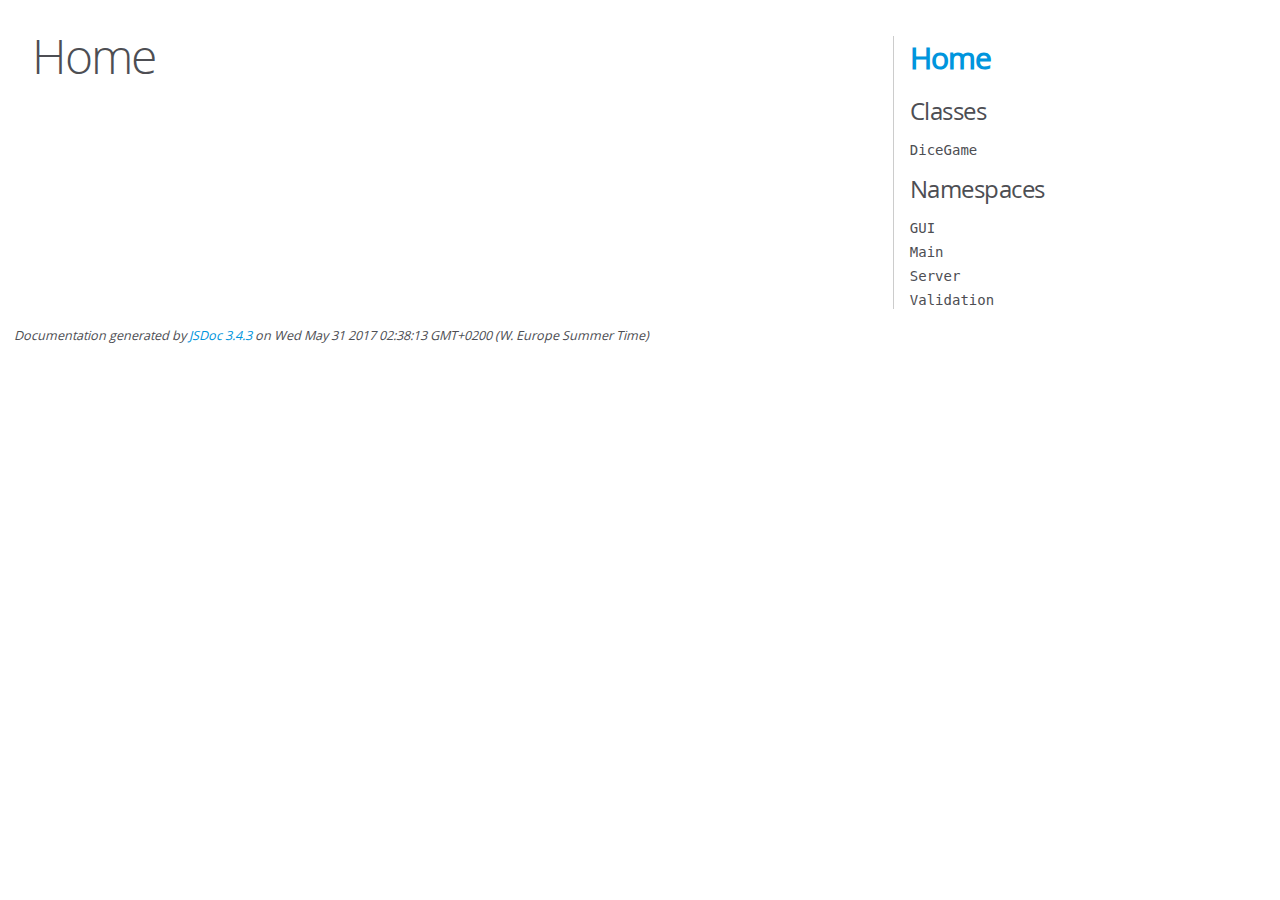
<file: documentation/index.html>
<!DOCTYPE html>
<html lang="en">
<head>
    <meta charset="utf-8">
    <title>JSDoc: Home</title>

    <script src="scripts/prettify/prettify.js"> </script>
    <script src="scripts/prettify/lang-css.js"> </script>
    <!--[if lt IE 9]>
      <script src="//html5shiv.googlecode.com/svn/trunk/html5.js"></script>
    <![endif]-->
    <link type="text/css" rel="stylesheet" href="styles/prettify-tomorrow.css">
    <link type="text/css" rel="stylesheet" href="styles/jsdoc-default.css">
</head>

<body>

<div id="main">

    <h1 class="page-title">Home</h1>

    



    


    <h3> </h3>










    









</div>

<nav>
    <h2><a href="index.html">Home</a></h2><h3>Classes</h3><ul><li><a href="DiceGame.html">DiceGame</a></li></ul><h3>Namespaces</h3><ul><li><a href="GUI.html">GUI</a></li><li><a href="Main.html">Main</a></li><li><a href="Server.html">Server</a></li><li><a href="Validation.html">Validation</a></li></ul>
</nav>

<br class="clear">

<footer>
    Documentation generated by <a href="https://github.com/jsdoc3/jsdoc">JSDoc 3.4.3</a> on Wed May 31 2017 02:38:13 GMT+0200 (W. Europe Summer Time)
</footer>

<script> prettyPrint(); </script>
<script src="scripts/linenumber.js"> </script>
</body>
</html>
</file>
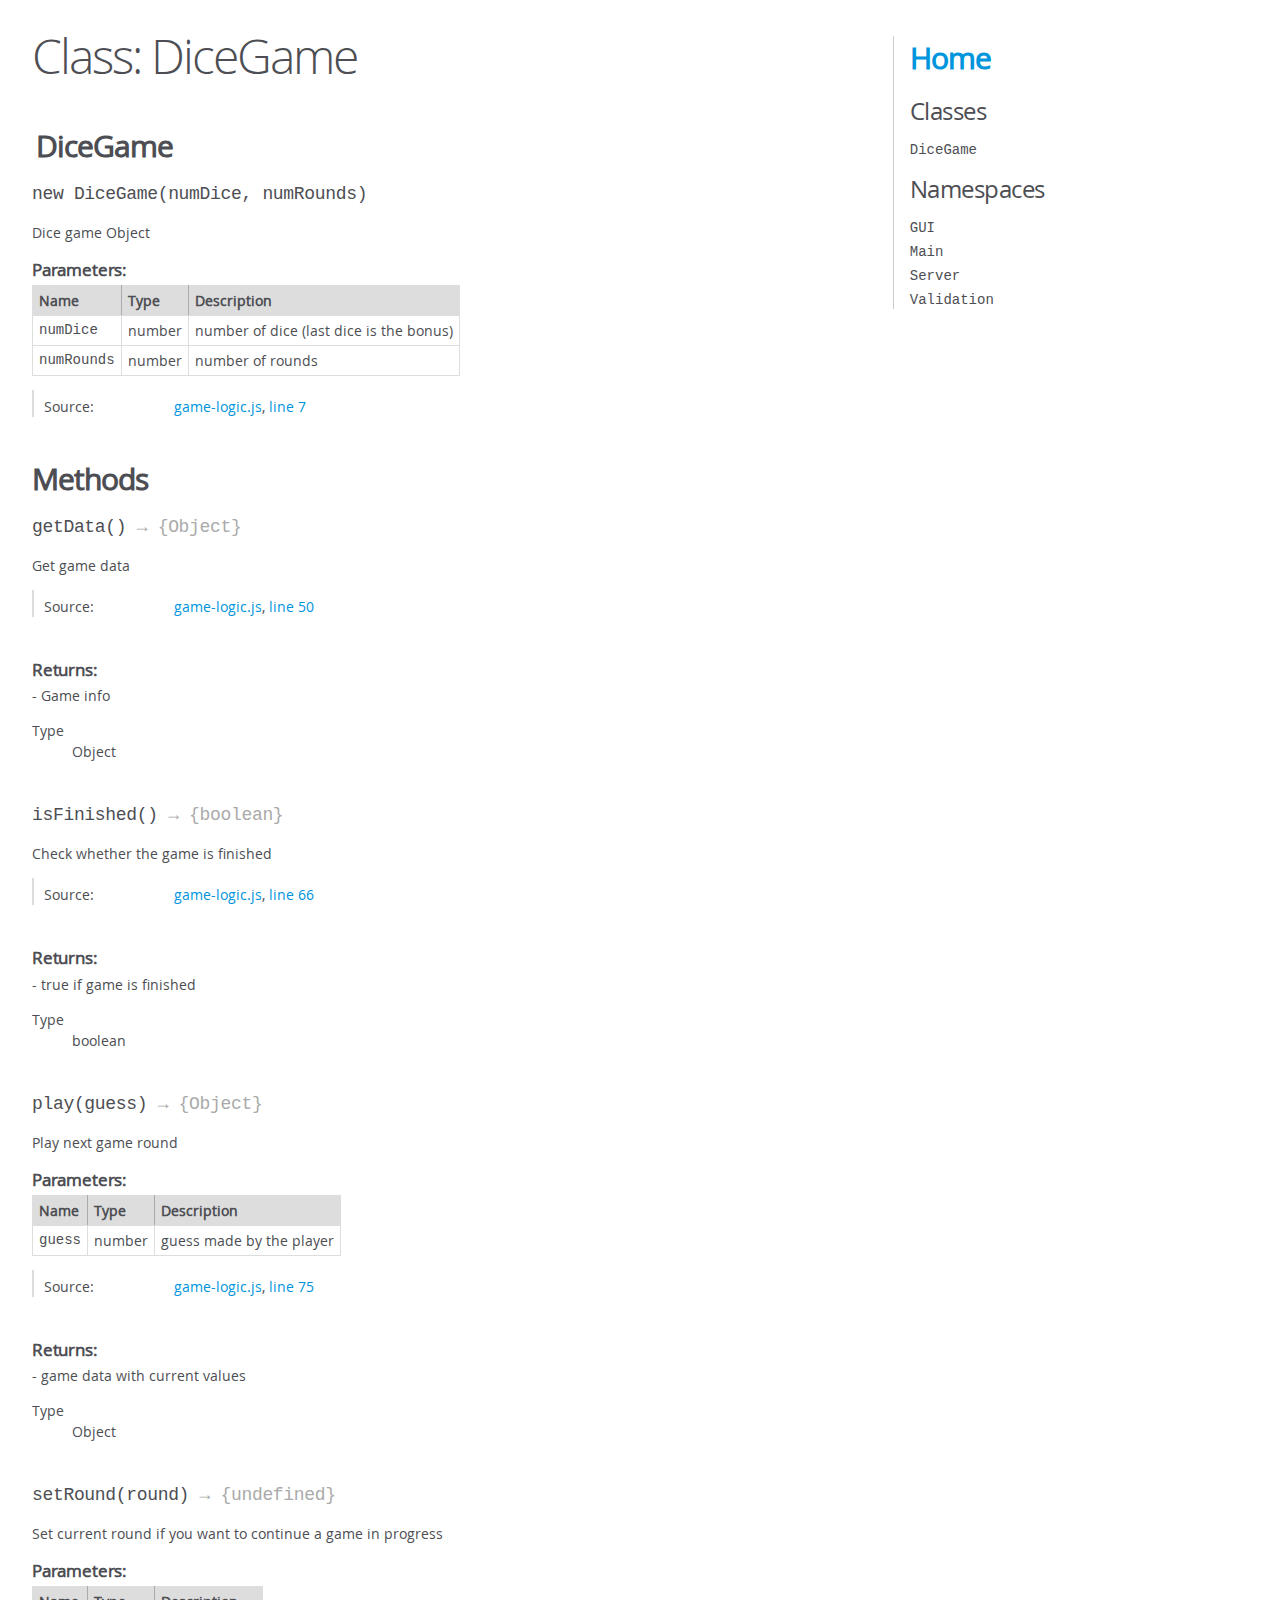
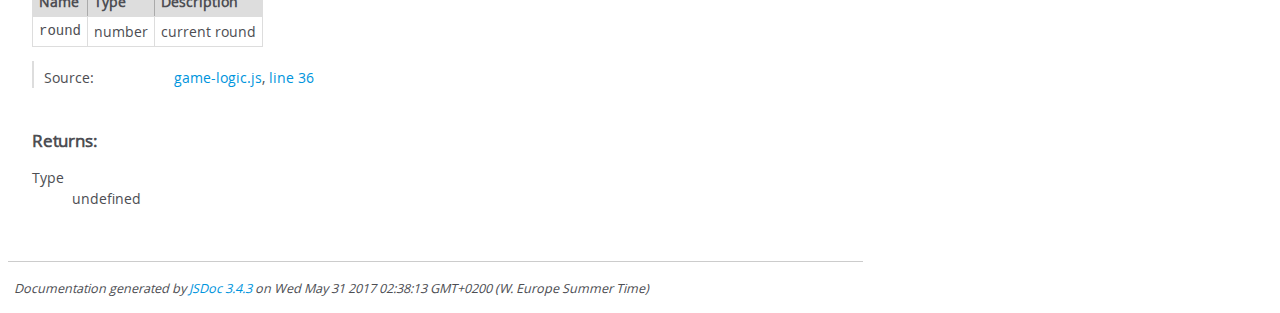
<file: documentation/DiceGame.html>
<!DOCTYPE html>
<html lang="en">
<head>
    <meta charset="utf-8">
    <title>JSDoc: Class: DiceGame</title>

    <script src="scripts/prettify/prettify.js"> </script>
    <script src="scripts/prettify/lang-css.js"> </script>
    <!--[if lt IE 9]>
      <script src="//html5shiv.googlecode.com/svn/trunk/html5.js"></script>
    <![endif]-->
    <link type="text/css" rel="stylesheet" href="styles/prettify-tomorrow.css">
    <link type="text/css" rel="stylesheet" href="styles/jsdoc-default.css">
</head>

<body>

<div id="main">

    <h1 class="page-title">Class: DiceGame</h1>

    




<section>

<header>
    
        <h2>DiceGame</h2>
        
    
</header>

<article>
    <div class="container-overview">
    
        

    

    <h4 class="name" id="DiceGame"><span class="type-signature"></span>new DiceGame<span class="signature">(numDice, numRounds)</span><span class="type-signature"></span></h4>

    



<div class="description">
    Dice game Object
</div>









    <h5>Parameters:</h5>
    

<table class="params">
    <thead>
    <tr>
        
        <th>Name</th>
        

        <th>Type</th>

        

        

        <th class="last">Description</th>
    </tr>
    </thead>

    <tbody>
    

        <tr>
            
                <td class="name"><code>numDice</code></td>
            

            <td class="type">
            
                
<span class="param-type">number</span>


            
            </td>

            

            

            <td class="description last">number of dice (last dice is the bonus)</td>
        </tr>

    

        <tr>
            
                <td class="name"><code>numRounds</code></td>
            

            <td class="type">
            
                
<span class="param-type">number</span>


            
            </td>

            

            

            <td class="description last">number of rounds</td>
        </tr>

    
    </tbody>
</table>






<dl class="details">

    

    

    

    

    

    

    

    

    

    

    

    

    
    <dt class="tag-source">Source:</dt>
    <dd class="tag-source"><ul class="dummy"><li>
        <a href="game-logic.js.html">game-logic.js</a>, <a href="game-logic.js.html#line7">line 7</a>
    </li></ul></dd>
    

    

    

    
</dl>
















    
    </div>

    

    

    

     

    

    

    
        <h3 class="subsection-title">Methods</h3>

        
            

    

    <h4 class="name" id="getData"><span class="type-signature"></span>getData<span class="signature">()</span><span class="type-signature"> &rarr; {Object}</span></h4>

    



<div class="description">
    Get game data
</div>













<dl class="details">

    

    

    

    

    

    

    

    

    

    

    

    

    
    <dt class="tag-source">Source:</dt>
    <dd class="tag-source"><ul class="dummy"><li>
        <a href="game-logic.js.html">game-logic.js</a>, <a href="game-logic.js.html#line50">line 50</a>
    </li></ul></dd>
    

    

    

    
</dl>













<h5>Returns:</h5>

        
<div class="param-desc">
    - Game info
</div>



<dl>
    <dt>
        Type
    </dt>
    <dd>
        
<span class="param-type">Object</span>


    </dd>
</dl>

    



        
            

    

    <h4 class="name" id="isFinished"><span class="type-signature"></span>isFinished<span class="signature">()</span><span class="type-signature"> &rarr; {boolean}</span></h4>

    



<div class="description">
    Check whether the game is finished
</div>













<dl class="details">

    

    

    

    

    

    

    

    

    

    

    

    

    
    <dt class="tag-source">Source:</dt>
    <dd class="tag-source"><ul class="dummy"><li>
        <a href="game-logic.js.html">game-logic.js</a>, <a href="game-logic.js.html#line66">line 66</a>
    </li></ul></dd>
    

    

    

    
</dl>













<h5>Returns:</h5>

        
<div class="param-desc">
    - true if game is finished
</div>



<dl>
    <dt>
        Type
    </dt>
    <dd>
        
<span class="param-type">boolean</span>


    </dd>
</dl>

    



        
            

    

    <h4 class="name" id="play"><span class="type-signature"></span>play<span class="signature">(guess)</span><span class="type-signature"> &rarr; {Object}</span></h4>

    



<div class="description">
    Play next game round
</div>









    <h5>Parameters:</h5>
    

<table class="params">
    <thead>
    <tr>
        
        <th>Name</th>
        

        <th>Type</th>

        

        

        <th class="last">Description</th>
    </tr>
    </thead>

    <tbody>
    

        <tr>
            
                <td class="name"><code>guess</code></td>
            

            <td class="type">
            
                
<span class="param-type">number</span>


            
            </td>

            

            

            <td class="description last">guess made by the player</td>
        </tr>

    
    </tbody>
</table>






<dl class="details">

    

    

    

    

    

    

    

    

    

    

    

    

    
    <dt class="tag-source">Source:</dt>
    <dd class="tag-source"><ul class="dummy"><li>
        <a href="game-logic.js.html">game-logic.js</a>, <a href="game-logic.js.html#line75">line 75</a>
    </li></ul></dd>
    

    

    

    
</dl>













<h5>Returns:</h5>

        
<div class="param-desc">
    - game data with current values
</div>



<dl>
    <dt>
        Type
    </dt>
    <dd>
        
<span class="param-type">Object</span>


    </dd>
</dl>

    



        
            

    

    <h4 class="name" id="setRound"><span class="type-signature"></span>setRound<span class="signature">(round)</span><span class="type-signature"> &rarr; {undefined}</span></h4>

    



<div class="description">
    Set current round if you want to continue a game in progress
</div>









    <h5>Parameters:</h5>
    

<table class="params">
    <thead>
    <tr>
        
        <th>Name</th>
        

        <th>Type</th>

        

        

        <th class="last">Description</th>
    </tr>
    </thead>

    <tbody>
    

        <tr>
            
                <td class="name"><code>round</code></td>
            

            <td class="type">
            
                
<span class="param-type">number</span>


            
            </td>

            

            

            <td class="description last">current round</td>
        </tr>

    
    </tbody>
</table>






<dl class="details">

    

    

    

    

    

    

    

    

    

    

    

    

    
    <dt class="tag-source">Source:</dt>
    <dd class="tag-source"><ul class="dummy"><li>
        <a href="game-logic.js.html">game-logic.js</a>, <a href="game-logic.js.html#line36">line 36</a>
    </li></ul></dd>
    

    

    

    
</dl>













<h5>Returns:</h5>

        


<dl>
    <dt>
        Type
    </dt>
    <dd>
        
<span class="param-type">undefined</span>


    </dd>
</dl>

    



        
    

    

    
</article>

</section>




</div>

<nav>
    <h2><a href="index.html">Home</a></h2><h3>Classes</h3><ul><li><a href="DiceGame.html">DiceGame</a></li></ul><h3>Namespaces</h3><ul><li><a href="GUI.html">GUI</a></li><li><a href="Main.html">Main</a></li><li><a href="Server.html">Server</a></li><li><a href="Validation.html">Validation</a></li></ul>
</nav>

<br class="clear">

<footer>
    Documentation generated by <a href="https://github.com/jsdoc3/jsdoc">JSDoc 3.4.3</a> on Wed May 31 2017 02:38:13 GMT+0200 (W. Europe Summer Time)
</footer>

<script> prettyPrint(); </script>
<script src="scripts/linenumber.js"> </script>
</body>
</html>
</file>
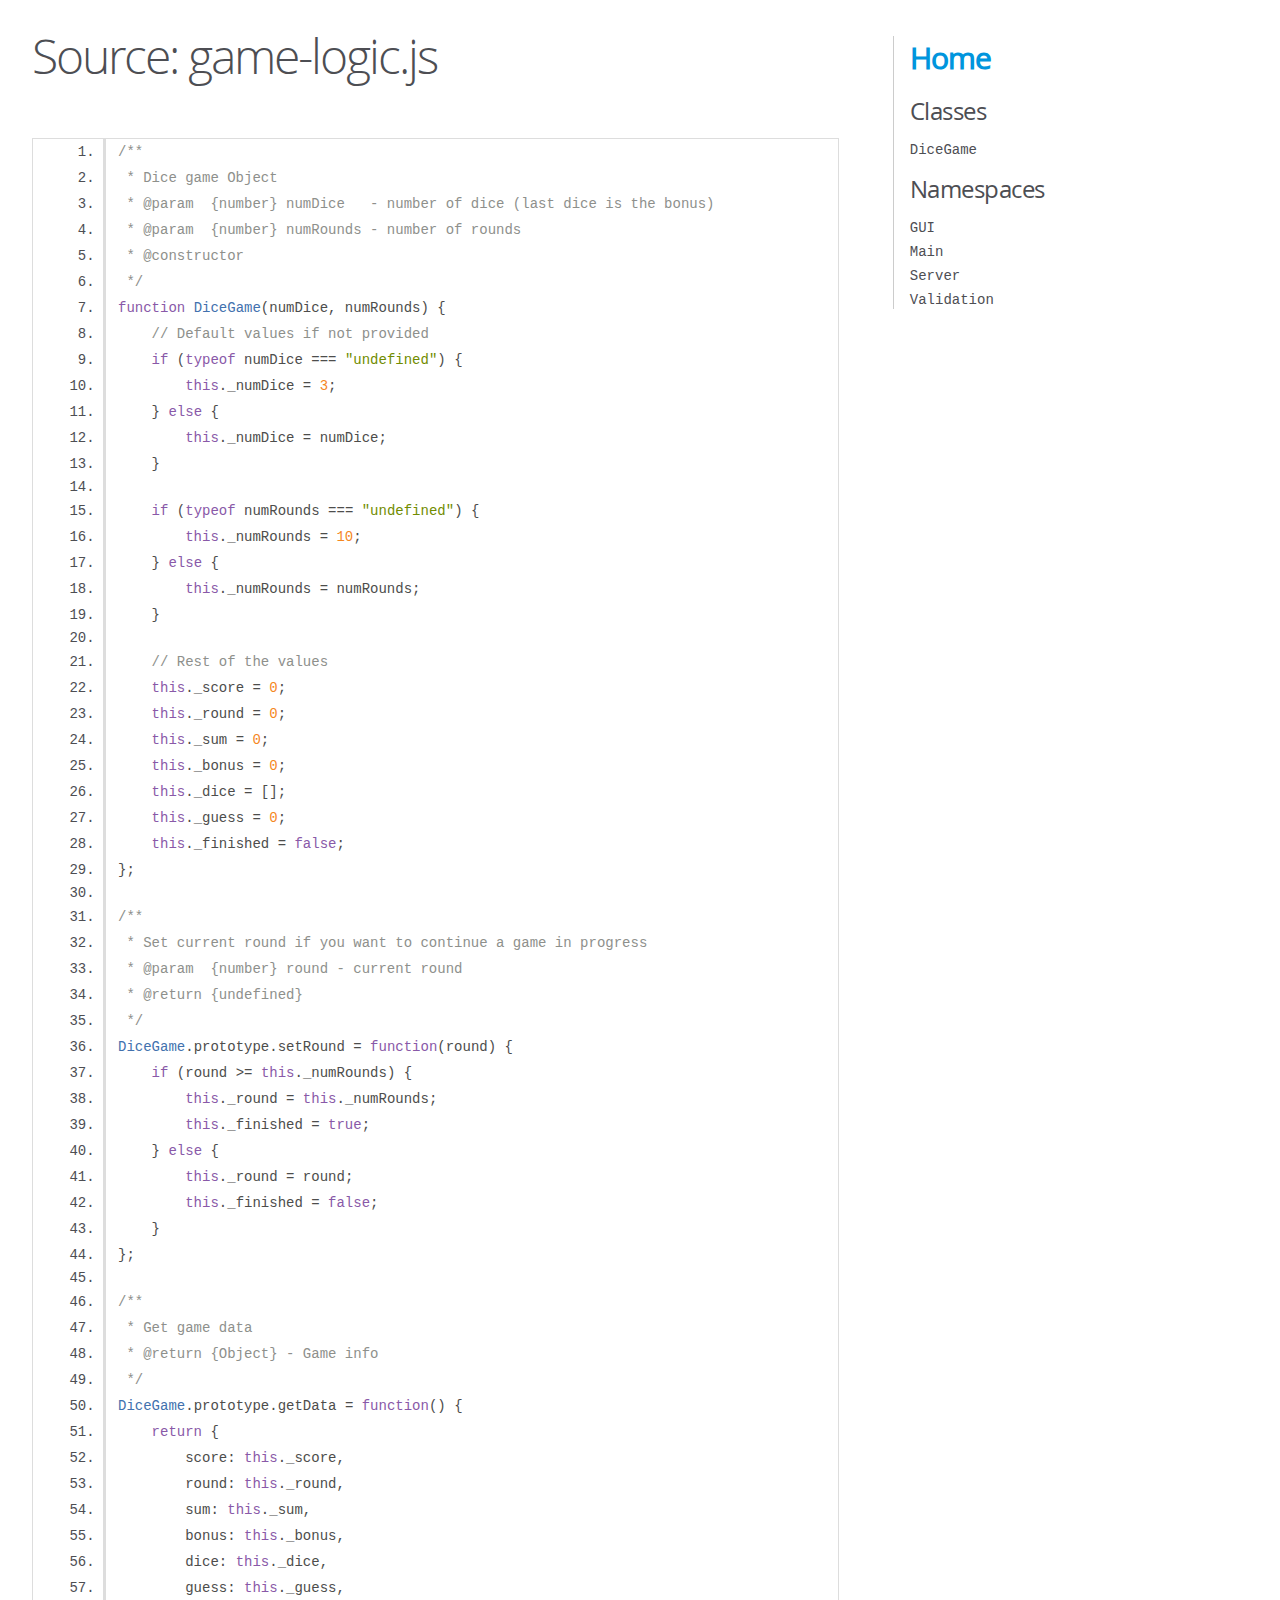
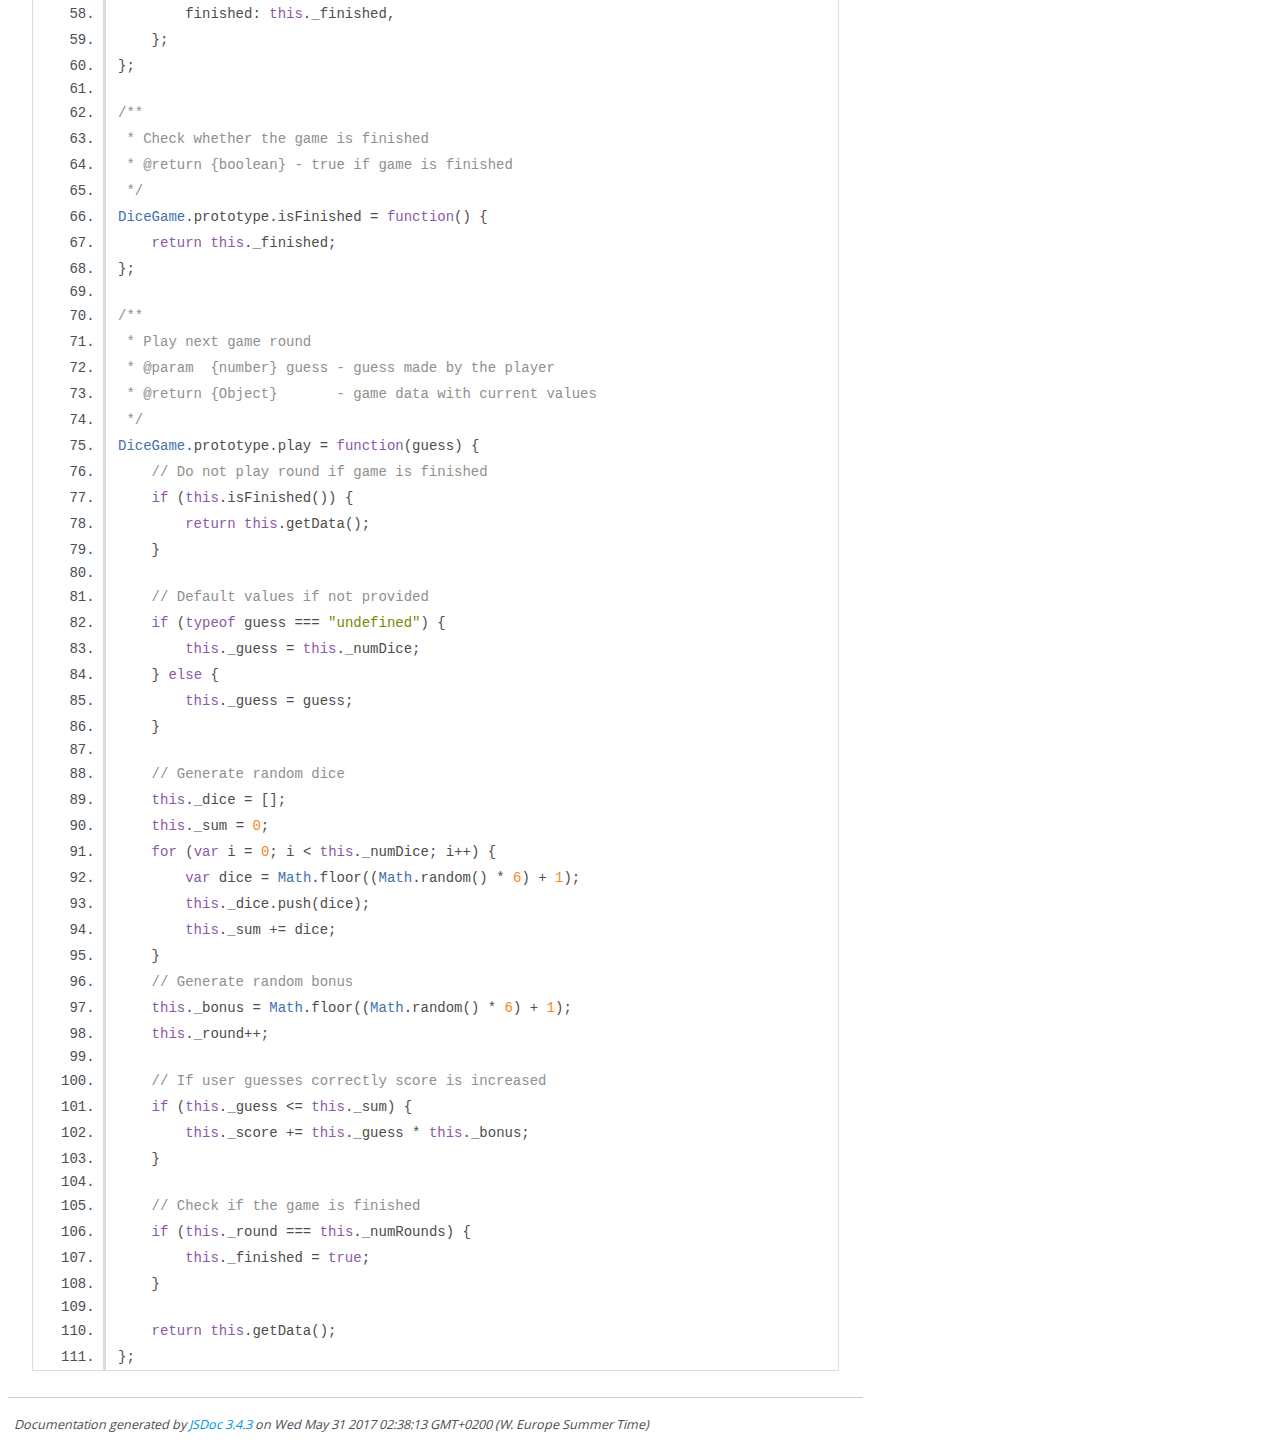
<file: documentation/game-logic.js.html>
<!DOCTYPE html>
<html lang="en">
<head>
    <meta charset="utf-8">
    <title>JSDoc: Source: game-logic.js</title>

    <script src="scripts/prettify/prettify.js"> </script>
    <script src="scripts/prettify/lang-css.js"> </script>
    <!--[if lt IE 9]>
      <script src="//html5shiv.googlecode.com/svn/trunk/html5.js"></script>
    <![endif]-->
    <link type="text/css" rel="stylesheet" href="styles/prettify-tomorrow.css">
    <link type="text/css" rel="stylesheet" href="styles/jsdoc-default.css">
</head>

<body>

<div id="main">

    <h1 class="page-title">Source: game-logic.js</h1>

    



    
    <section>
        <article>
            <pre class="prettyprint source linenums"><code>/**
 * Dice game Object
 * @param  {number} numDice   - number of dice (last dice is the bonus)
 * @param  {number} numRounds - number of rounds
 * @constructor
 */
function DiceGame(numDice, numRounds) {
    // Default values if not provided
    if (typeof numDice === "undefined") {
        this._numDice = 3;
    } else {
        this._numDice = numDice;
    }

    if (typeof numRounds === "undefined") {
        this._numRounds = 10;
    } else {
        this._numRounds = numRounds;
    }

    // Rest of the values
    this._score = 0;
    this._round = 0;
    this._sum = 0;
    this._bonus = 0;
    this._dice = [];
    this._guess = 0;
    this._finished = false;
};

/**
 * Set current round if you want to continue a game in progress
 * @param  {number} round - current round
 * @return {undefined}
 */
DiceGame.prototype.setRound = function(round) {
    if (round >= this._numRounds) {
        this._round = this._numRounds;
        this._finished = true;
    } else {
        this._round = round;
        this._finished = false;
    }
};

/**
 * Get game data
 * @return {Object} - Game info
 */
DiceGame.prototype.getData = function() {
    return {
        score: this._score,
        round: this._round,
        sum: this._sum,
        bonus: this._bonus,
        dice: this._dice,
        guess: this._guess,
        finished: this._finished,
    };
};

/**
 * Check whether the game is finished
 * @return {boolean} - true if game is finished
 */
DiceGame.prototype.isFinished = function() {
    return this._finished;
};

/**
 * Play next game round
 * @param  {number} guess - guess made by the player
 * @return {Object}       - game data with current values
 */
DiceGame.prototype.play = function(guess) {
    // Do not play round if game is finished
    if (this.isFinished()) {
        return this.getData();
    }

    // Default values if not provided
    if (typeof guess === "undefined") {
        this._guess = this._numDice;
    } else {
        this._guess = guess;
    }

    // Generate random dice
    this._dice = [];
    this._sum = 0;
    for (var i = 0; i &lt; this._numDice; i++) {
        var dice = Math.floor((Math.random() * 6) + 1);
        this._dice.push(dice);
        this._sum += dice;
    }
    // Generate random bonus
    this._bonus = Math.floor((Math.random() * 6) + 1);
    this._round++;

    // If user guesses correctly score is increased
    if (this._guess &lt;= this._sum) {
        this._score += this._guess * this._bonus;
    }

    // Check if the game is finished
    if (this._round === this._numRounds) {
        this._finished = true;
    }

    return this.getData();
};
</code></pre>
        </article>
    </section>




</div>

<nav>
    <h2><a href="index.html">Home</a></h2><h3>Classes</h3><ul><li><a href="DiceGame.html">DiceGame</a></li></ul><h3>Namespaces</h3><ul><li><a href="GUI.html">GUI</a></li><li><a href="Main.html">Main</a></li><li><a href="Server.html">Server</a></li><li><a href="Validation.html">Validation</a></li></ul>
</nav>

<br class="clear">

<footer>
    Documentation generated by <a href="https://github.com/jsdoc3/jsdoc">JSDoc 3.4.3</a> on Wed May 31 2017 02:38:13 GMT+0200 (W. Europe Summer Time)
</footer>

<script> prettyPrint(); </script>
<script src="scripts/linenumber.js"> </script>
</body>
</html>
</file>
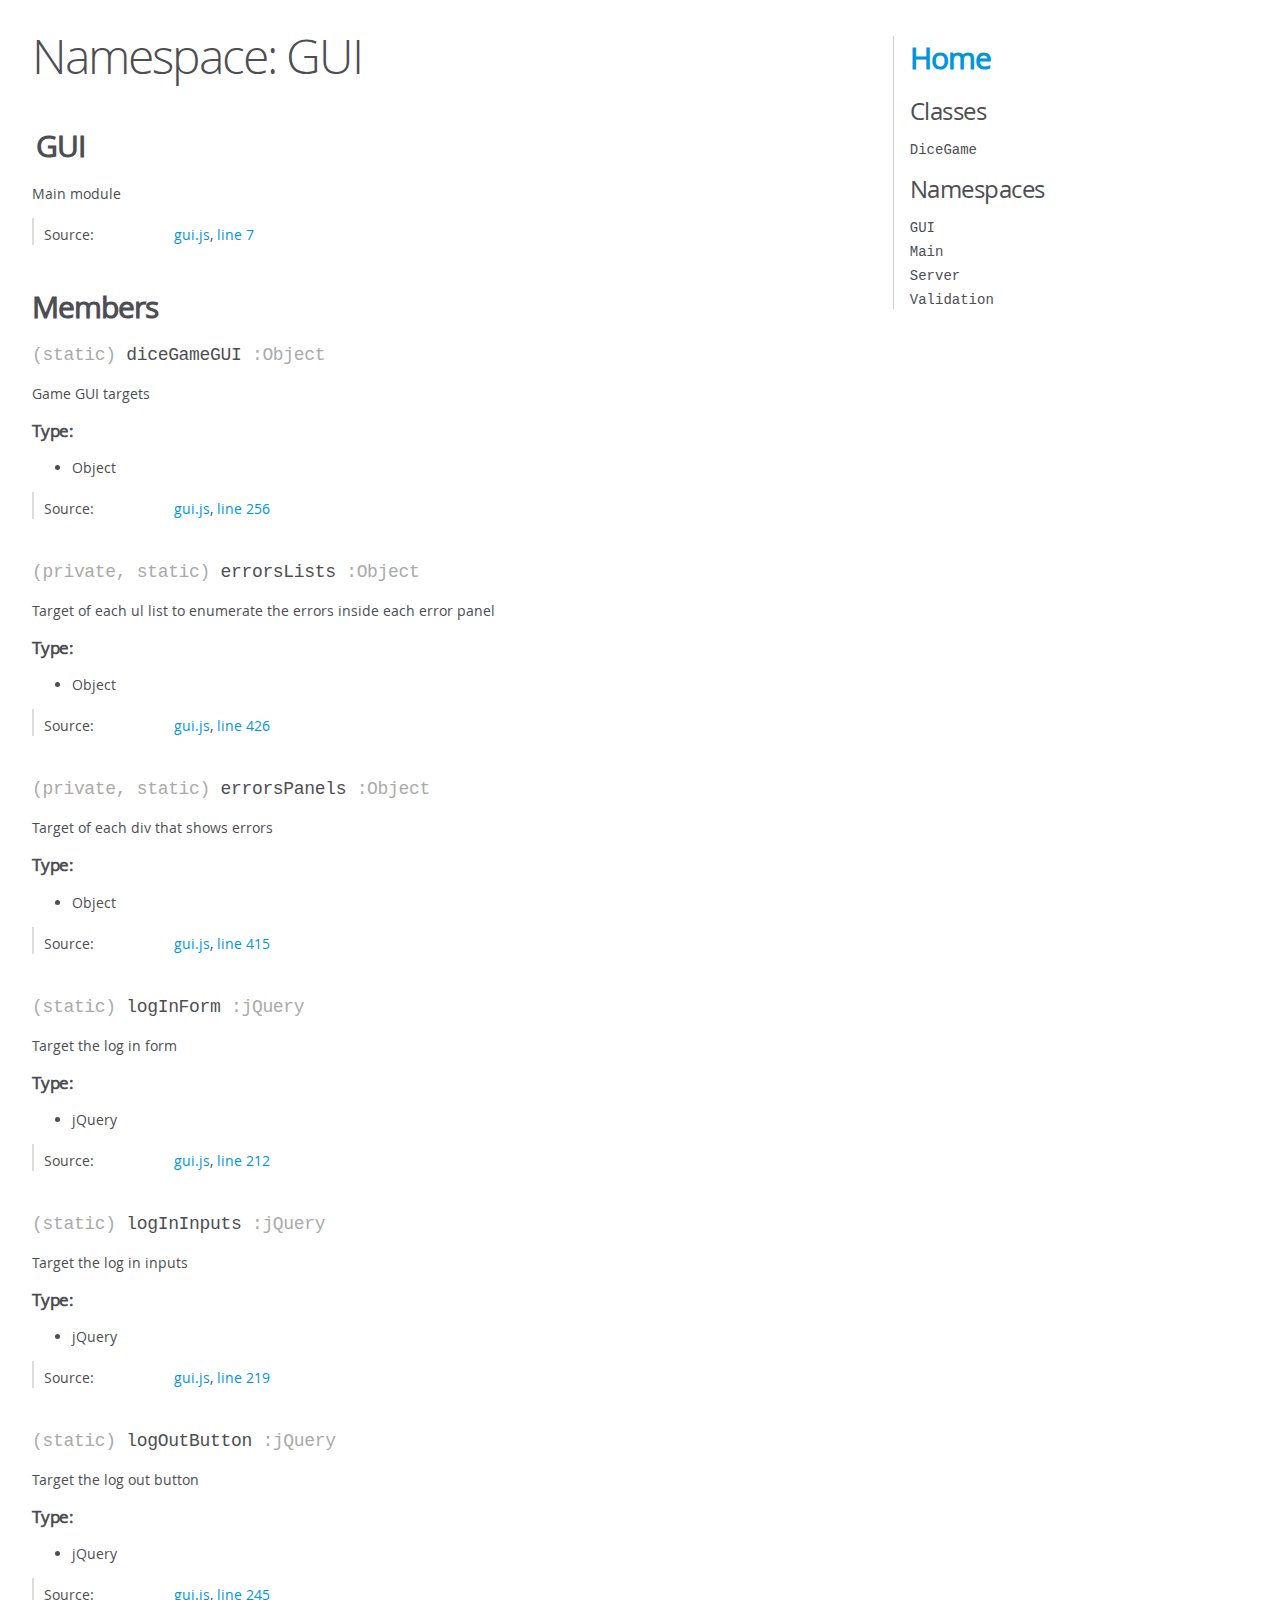
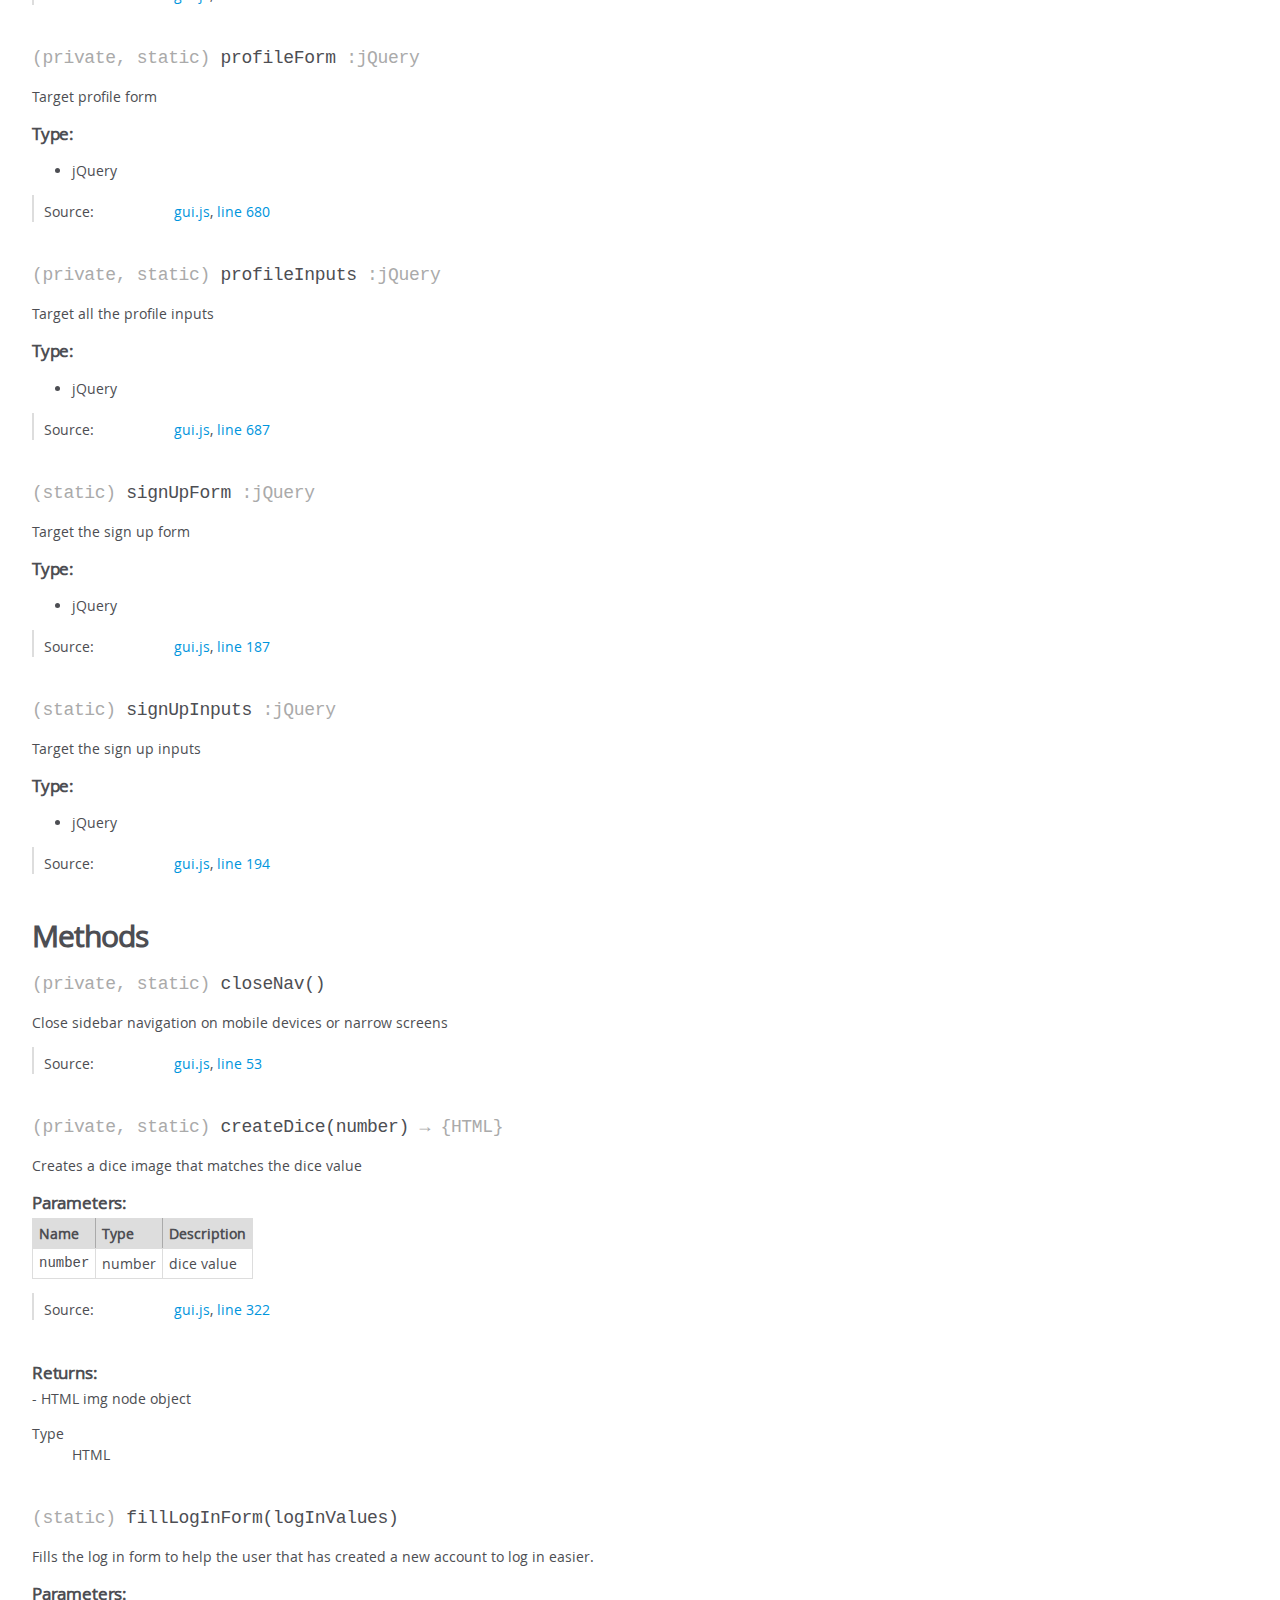
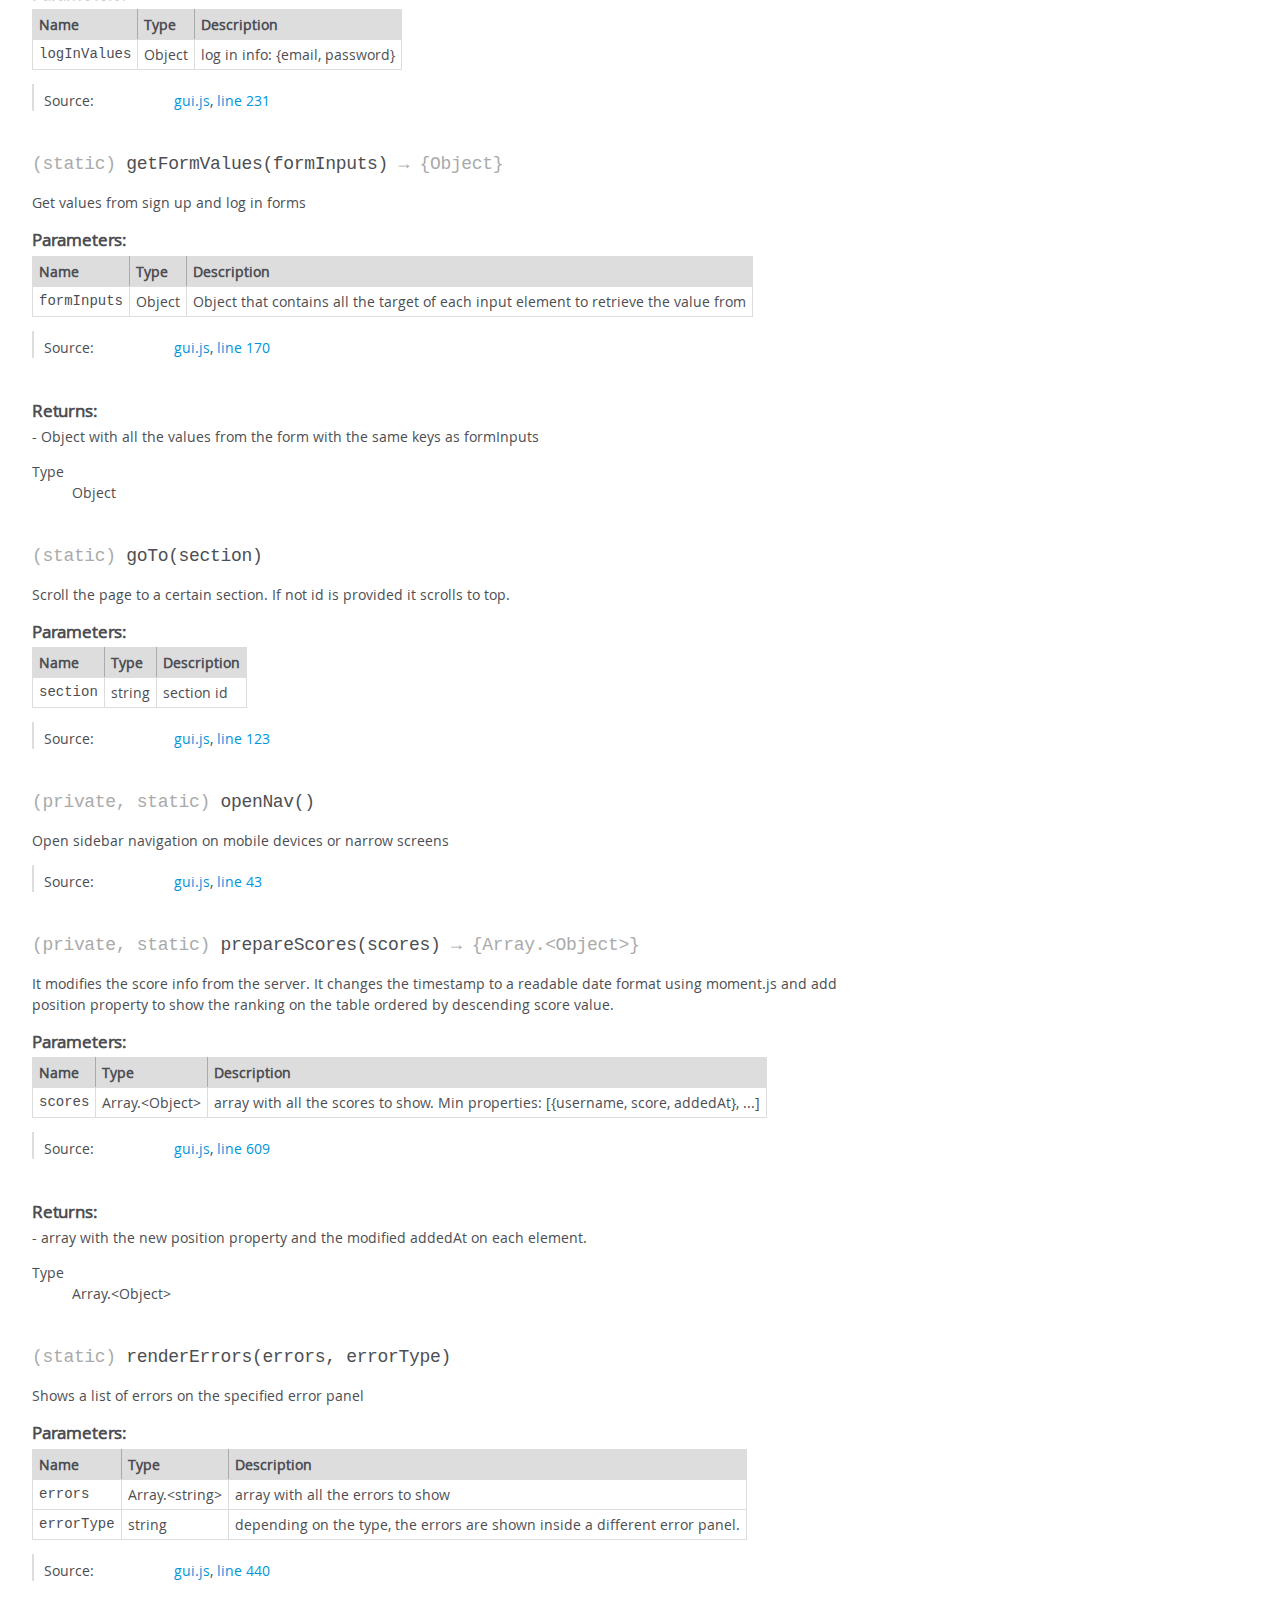
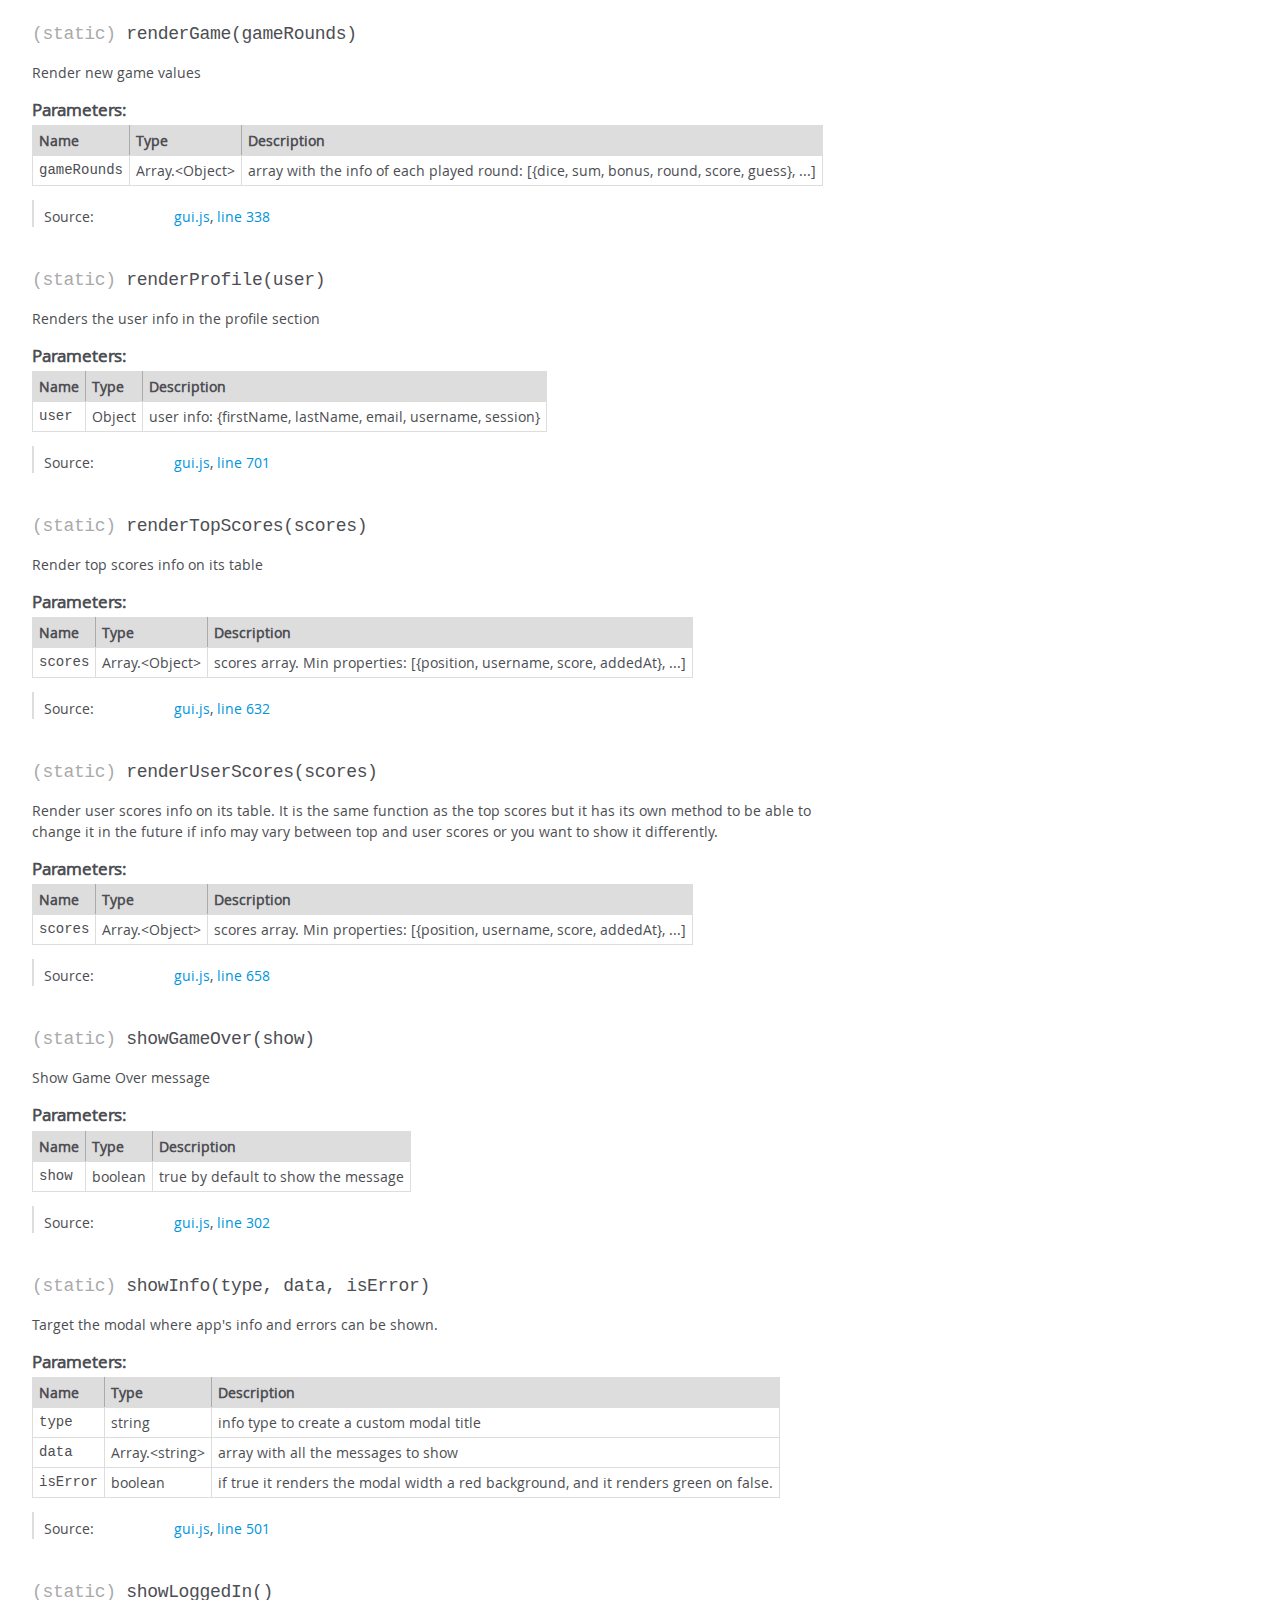
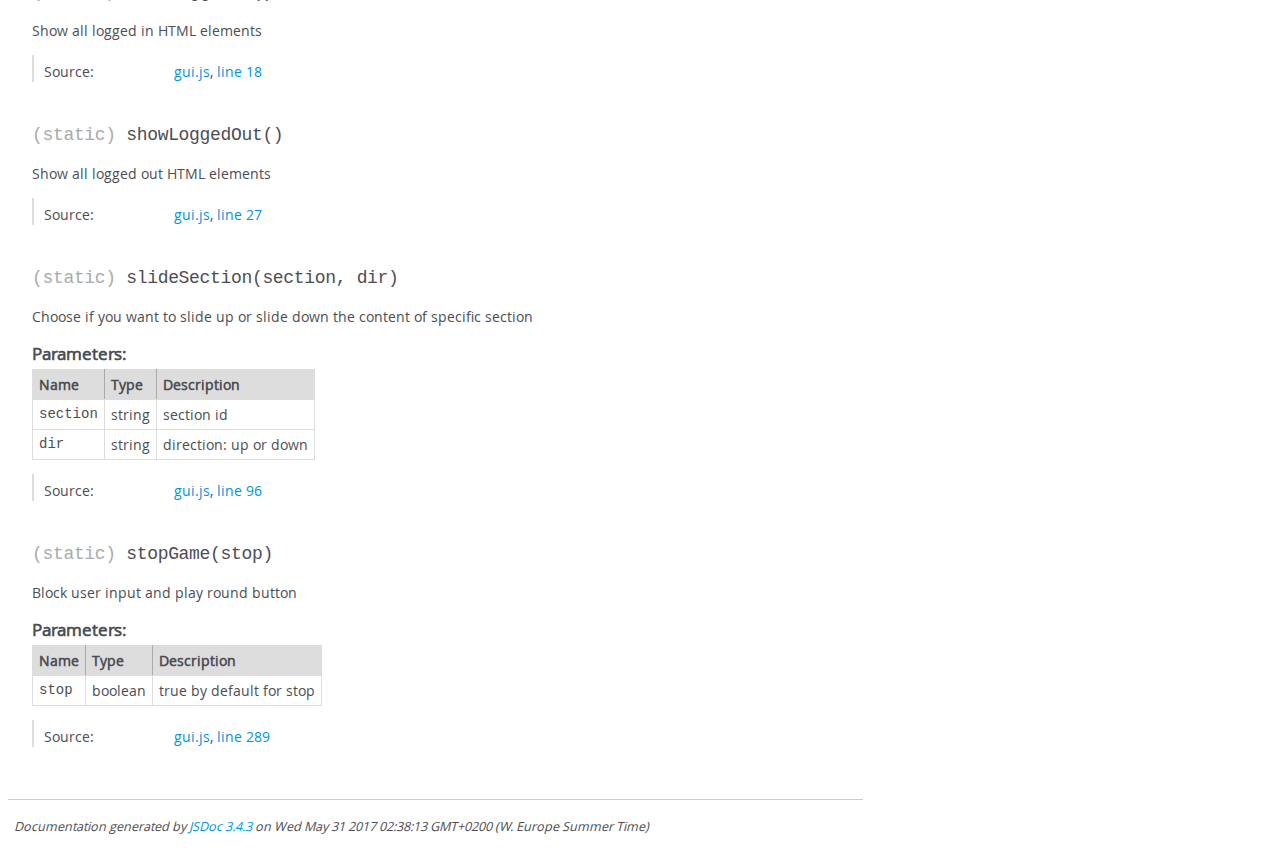
<file: documentation/GUI.html>
<!DOCTYPE html>
<html lang="en">
<head>
    <meta charset="utf-8">
    <title>JSDoc: Namespace: GUI</title>

    <script src="scripts/prettify/prettify.js"> </script>
    <script src="scripts/prettify/lang-css.js"> </script>
    <!--[if lt IE 9]>
      <script src="//html5shiv.googlecode.com/svn/trunk/html5.js"></script>
    <![endif]-->
    <link type="text/css" rel="stylesheet" href="styles/prettify-tomorrow.css">
    <link type="text/css" rel="stylesheet" href="styles/jsdoc-default.css">
</head>

<body>

<div id="main">

    <h1 class="page-title">Namespace: GUI</h1>

    




<section>

<header>
    
        <h2>GUI</h2>
        
    
</header>

<article>
    <div class="container-overview">
    
        
            <div class="description">Main module</div>
        

        


<dl class="details">

    

    

    

    

    

    

    

    

    

    

    

    

    
    <dt class="tag-source">Source:</dt>
    <dd class="tag-source"><ul class="dummy"><li>
        <a href="gui.js.html">gui.js</a>, <a href="gui.js.html#line7">line 7</a>
    </li></ul></dd>
    

    

    

    
</dl>


        
    
    </div>

    

    

    

     

    

    
        <h3 class="subsection-title">Members</h3>

        
            
<h4 class="name" id=".diceGameGUI"><span class="type-signature">(static) </span>diceGameGUI<span class="type-signature"> :Object</span></h4>




<div class="description">
    Game GUI targets
</div>



    <h5>Type:</h5>
    <ul>
        <li>
            
<span class="param-type">Object</span>


        </li>
    </ul>





<dl class="details">

    

    

    

    

    

    

    

    

    

    

    

    

    
    <dt class="tag-source">Source:</dt>
    <dd class="tag-source"><ul class="dummy"><li>
        <a href="gui.js.html">gui.js</a>, <a href="gui.js.html#line256">line 256</a>
    </li></ul></dd>
    

    

    

    
</dl>






        
            
<h4 class="name" id=".errorsLists"><span class="type-signature">(private, static) </span>errorsLists<span class="type-signature"> :Object</span></h4>




<div class="description">
    Target of each ul list to enumerate the errors inside each error panel
</div>



    <h5>Type:</h5>
    <ul>
        <li>
            
<span class="param-type">Object</span>


        </li>
    </ul>





<dl class="details">

    

    

    

    

    

    

    

    

    

    

    

    

    
    <dt class="tag-source">Source:</dt>
    <dd class="tag-source"><ul class="dummy"><li>
        <a href="gui.js.html">gui.js</a>, <a href="gui.js.html#line426">line 426</a>
    </li></ul></dd>
    

    

    

    
</dl>






        
            
<h4 class="name" id=".errorsPanels"><span class="type-signature">(private, static) </span>errorsPanels<span class="type-signature"> :Object</span></h4>




<div class="description">
    Target of each div that shows errors
</div>



    <h5>Type:</h5>
    <ul>
        <li>
            
<span class="param-type">Object</span>


        </li>
    </ul>





<dl class="details">

    

    

    

    

    

    

    

    

    

    

    

    

    
    <dt class="tag-source">Source:</dt>
    <dd class="tag-source"><ul class="dummy"><li>
        <a href="gui.js.html">gui.js</a>, <a href="gui.js.html#line415">line 415</a>
    </li></ul></dd>
    

    

    

    
</dl>






        
            
<h4 class="name" id=".logInForm"><span class="type-signature">(static) </span>logInForm<span class="type-signature"> :jQuery</span></h4>




<div class="description">
    Target the log in form
</div>



    <h5>Type:</h5>
    <ul>
        <li>
            
<span class="param-type">jQuery</span>


        </li>
    </ul>





<dl class="details">

    

    

    

    

    

    

    

    

    

    

    

    

    
    <dt class="tag-source">Source:</dt>
    <dd class="tag-source"><ul class="dummy"><li>
        <a href="gui.js.html">gui.js</a>, <a href="gui.js.html#line212">line 212</a>
    </li></ul></dd>
    

    

    

    
</dl>






        
            
<h4 class="name" id=".logInInputs"><span class="type-signature">(static) </span>logInInputs<span class="type-signature"> :jQuery</span></h4>




<div class="description">
    Target the log in inputs
</div>



    <h5>Type:</h5>
    <ul>
        <li>
            
<span class="param-type">jQuery</span>


        </li>
    </ul>





<dl class="details">

    

    

    

    

    

    

    

    

    

    

    

    

    
    <dt class="tag-source">Source:</dt>
    <dd class="tag-source"><ul class="dummy"><li>
        <a href="gui.js.html">gui.js</a>, <a href="gui.js.html#line219">line 219</a>
    </li></ul></dd>
    

    

    

    
</dl>






        
            
<h4 class="name" id=".logOutButton"><span class="type-signature">(static) </span>logOutButton<span class="type-signature"> :jQuery</span></h4>




<div class="description">
    Target the log out button
</div>



    <h5>Type:</h5>
    <ul>
        <li>
            
<span class="param-type">jQuery</span>


        </li>
    </ul>





<dl class="details">

    

    

    

    

    

    

    

    

    

    

    

    

    
    <dt class="tag-source">Source:</dt>
    <dd class="tag-source"><ul class="dummy"><li>
        <a href="gui.js.html">gui.js</a>, <a href="gui.js.html#line245">line 245</a>
    </li></ul></dd>
    

    

    

    
</dl>






        
            
<h4 class="name" id=".profileForm"><span class="type-signature">(private, static) </span>profileForm<span class="type-signature"> :jQuery</span></h4>




<div class="description">
    Target profile form
</div>



    <h5>Type:</h5>
    <ul>
        <li>
            
<span class="param-type">jQuery</span>


        </li>
    </ul>





<dl class="details">

    

    

    

    

    

    

    

    

    

    

    

    

    
    <dt class="tag-source">Source:</dt>
    <dd class="tag-source"><ul class="dummy"><li>
        <a href="gui.js.html">gui.js</a>, <a href="gui.js.html#line680">line 680</a>
    </li></ul></dd>
    

    

    

    
</dl>






        
            
<h4 class="name" id=".profileInputs"><span class="type-signature">(private, static) </span>profileInputs<span class="type-signature"> :jQuery</span></h4>




<div class="description">
    Target all the profile inputs
</div>



    <h5>Type:</h5>
    <ul>
        <li>
            
<span class="param-type">jQuery</span>


        </li>
    </ul>





<dl class="details">

    

    

    

    

    

    

    

    

    

    

    

    

    
    <dt class="tag-source">Source:</dt>
    <dd class="tag-source"><ul class="dummy"><li>
        <a href="gui.js.html">gui.js</a>, <a href="gui.js.html#line687">line 687</a>
    </li></ul></dd>
    

    

    

    
</dl>






        
            
<h4 class="name" id=".signUpForm"><span class="type-signature">(static) </span>signUpForm<span class="type-signature"> :jQuery</span></h4>




<div class="description">
    Target the sign up form
</div>



    <h5>Type:</h5>
    <ul>
        <li>
            
<span class="param-type">jQuery</span>


        </li>
    </ul>





<dl class="details">

    

    

    

    

    

    

    

    

    

    

    

    

    
    <dt class="tag-source">Source:</dt>
    <dd class="tag-source"><ul class="dummy"><li>
        <a href="gui.js.html">gui.js</a>, <a href="gui.js.html#line187">line 187</a>
    </li></ul></dd>
    

    

    

    
</dl>






        
            
<h4 class="name" id=".signUpInputs"><span class="type-signature">(static) </span>signUpInputs<span class="type-signature"> :jQuery</span></h4>




<div class="description">
    Target the sign up inputs
</div>



    <h5>Type:</h5>
    <ul>
        <li>
            
<span class="param-type">jQuery</span>


        </li>
    </ul>





<dl class="details">

    

    

    

    

    

    

    

    

    

    

    

    

    
    <dt class="tag-source">Source:</dt>
    <dd class="tag-source"><ul class="dummy"><li>
        <a href="gui.js.html">gui.js</a>, <a href="gui.js.html#line194">line 194</a>
    </li></ul></dd>
    

    

    

    
</dl>






        
    

    
        <h3 class="subsection-title">Methods</h3>

        
            

    

    <h4 class="name" id=".closeNav"><span class="type-signature">(private, static) </span>closeNav<span class="signature">()</span><span class="type-signature"></span></h4>

    



<div class="description">
    Close sidebar navigation on mobile devices or narrow screens
</div>













<dl class="details">

    

    

    

    

    

    

    

    

    

    

    

    

    
    <dt class="tag-source">Source:</dt>
    <dd class="tag-source"><ul class="dummy"><li>
        <a href="gui.js.html">gui.js</a>, <a href="gui.js.html#line53">line 53</a>
    </li></ul></dd>
    

    

    

    
</dl>
















        
            

    

    <h4 class="name" id=".createDice"><span class="type-signature">(private, static) </span>createDice<span class="signature">(number)</span><span class="type-signature"> &rarr; {HTML}</span></h4>

    



<div class="description">
    Creates a dice image that matches the dice value
</div>









    <h5>Parameters:</h5>
    

<table class="params">
    <thead>
    <tr>
        
        <th>Name</th>
        

        <th>Type</th>

        

        

        <th class="last">Description</th>
    </tr>
    </thead>

    <tbody>
    

        <tr>
            
                <td class="name"><code>number</code></td>
            

            <td class="type">
            
                
<span class="param-type">number</span>


            
            </td>

            

            

            <td class="description last">dice value</td>
        </tr>

    
    </tbody>
</table>






<dl class="details">

    

    

    

    

    

    

    

    

    

    

    

    

    
    <dt class="tag-source">Source:</dt>
    <dd class="tag-source"><ul class="dummy"><li>
        <a href="gui.js.html">gui.js</a>, <a href="gui.js.html#line322">line 322</a>
    </li></ul></dd>
    

    

    

    
</dl>













<h5>Returns:</h5>

        
<div class="param-desc">
    - HTML img node object
</div>



<dl>
    <dt>
        Type
    </dt>
    <dd>
        
<span class="param-type">HTML</span>


    </dd>
</dl>

    



        
            

    

    <h4 class="name" id=".fillLogInForm"><span class="type-signature">(static) </span>fillLogInForm<span class="signature">(logInValues)</span><span class="type-signature"></span></h4>

    



<div class="description">
    Fills the log in form to help the user that has created a new accountto log in easier.
</div>









    <h5>Parameters:</h5>
    

<table class="params">
    <thead>
    <tr>
        
        <th>Name</th>
        

        <th>Type</th>

        

        

        <th class="last">Description</th>
    </tr>
    </thead>

    <tbody>
    

        <tr>
            
                <td class="name"><code>logInValues</code></td>
            

            <td class="type">
            
                
<span class="param-type">Object</span>


            
            </td>

            

            

            <td class="description last">log in info: {email, password}</td>
        </tr>

    
    </tbody>
</table>






<dl class="details">

    

    

    

    

    

    

    

    

    

    

    

    

    
    <dt class="tag-source">Source:</dt>
    <dd class="tag-source"><ul class="dummy"><li>
        <a href="gui.js.html">gui.js</a>, <a href="gui.js.html#line231">line 231</a>
    </li></ul></dd>
    

    

    

    
</dl>
















        
            

    

    <h4 class="name" id=".getFormValues"><span class="type-signature">(static) </span>getFormValues<span class="signature">(formInputs)</span><span class="type-signature"> &rarr; {Object}</span></h4>

    



<div class="description">
    Get values from sign up and log in forms
</div>









    <h5>Parameters:</h5>
    

<table class="params">
    <thead>
    <tr>
        
        <th>Name</th>
        

        <th>Type</th>

        

        

        <th class="last">Description</th>
    </tr>
    </thead>

    <tbody>
    

        <tr>
            
                <td class="name"><code>formInputs</code></td>
            

            <td class="type">
            
                
<span class="param-type">Object</span>


            
            </td>

            

            

            <td class="description last">Object that contains all the target of                              each input element to retrieve the value from</td>
        </tr>

    
    </tbody>
</table>






<dl class="details">

    

    

    

    

    

    

    

    

    

    

    

    

    
    <dt class="tag-source">Source:</dt>
    <dd class="tag-source"><ul class="dummy"><li>
        <a href="gui.js.html">gui.js</a>, <a href="gui.js.html#line170">line 170</a>
    </li></ul></dd>
    

    

    

    
</dl>













<h5>Returns:</h5>

        
<div class="param-desc">
    - Object with all the values from the form with the same keys                              as formInputs
</div>



<dl>
    <dt>
        Type
    </dt>
    <dd>
        
<span class="param-type">Object</span>


    </dd>
</dl>

    



        
            

    

    <h4 class="name" id=".goTo"><span class="type-signature">(static) </span>goTo<span class="signature">(section)</span><span class="type-signature"></span></h4>

    



<div class="description">
    Scroll the page to a certain section.If not id is provided it scrolls to top.
</div>









    <h5>Parameters:</h5>
    

<table class="params">
    <thead>
    <tr>
        
        <th>Name</th>
        

        <th>Type</th>

        

        

        <th class="last">Description</th>
    </tr>
    </thead>

    <tbody>
    

        <tr>
            
                <td class="name"><code>section</code></td>
            

            <td class="type">
            
                
<span class="param-type">string</span>


            
            </td>

            

            

            <td class="description last">section id</td>
        </tr>

    
    </tbody>
</table>






<dl class="details">

    

    

    

    

    

    

    

    

    

    

    

    

    
    <dt class="tag-source">Source:</dt>
    <dd class="tag-source"><ul class="dummy"><li>
        <a href="gui.js.html">gui.js</a>, <a href="gui.js.html#line123">line 123</a>
    </li></ul></dd>
    

    

    

    
</dl>
















        
            

    

    <h4 class="name" id=".openNav"><span class="type-signature">(private, static) </span>openNav<span class="signature">()</span><span class="type-signature"></span></h4>

    



<div class="description">
    Open sidebar navigation on mobile devices or narrow screens
</div>













<dl class="details">

    

    

    

    

    

    

    

    

    

    

    

    

    
    <dt class="tag-source">Source:</dt>
    <dd class="tag-source"><ul class="dummy"><li>
        <a href="gui.js.html">gui.js</a>, <a href="gui.js.html#line43">line 43</a>
    </li></ul></dd>
    

    

    

    
</dl>
















        
            

    

    <h4 class="name" id=".prepareScores"><span class="type-signature">(private, static) </span>prepareScores<span class="signature">(scores)</span><span class="type-signature"> &rarr; {Array.&lt;Object>}</span></h4>

    



<div class="description">
    It modifies the score info from the server.It changes the timestamp to a readable date format using moment.jsand add position property to show the ranking on the table ordered bydescending score value.
</div>









    <h5>Parameters:</h5>
    

<table class="params">
    <thead>
    <tr>
        
        <th>Name</th>
        

        <th>Type</th>

        

        

        <th class="last">Description</th>
    </tr>
    </thead>

    <tbody>
    

        <tr>
            
                <td class="name"><code>scores</code></td>
            

            <td class="type">
            
                
<span class="param-type">Array.&lt;Object></span>


            
            </td>

            

            

            <td class="description last">array with all the scores to show.                            Min properties: [{username, score, addedAt}, ...]</td>
        </tr>

    
    </tbody>
</table>






<dl class="details">

    

    

    

    

    

    

    

    

    

    

    

    

    
    <dt class="tag-source">Source:</dt>
    <dd class="tag-source"><ul class="dummy"><li>
        <a href="gui.js.html">gui.js</a>, <a href="gui.js.html#line609">line 609</a>
    </li></ul></dd>
    

    

    

    
</dl>













<h5>Returns:</h5>

        
<div class="param-desc">
    - array with the new position property and the                            modified addedAt on each element.
</div>



<dl>
    <dt>
        Type
    </dt>
    <dd>
        
<span class="param-type">Array.&lt;Object></span>


    </dd>
</dl>

    



        
            

    

    <h4 class="name" id=".renderErrors"><span class="type-signature">(static) </span>renderErrors<span class="signature">(errors, errorType)</span><span class="type-signature"></span></h4>

    



<div class="description">
    Shows a list of errors on the specified error panel
</div>









    <h5>Parameters:</h5>
    

<table class="params">
    <thead>
    <tr>
        
        <th>Name</th>
        

        <th>Type</th>

        

        

        <th class="last">Description</th>
    </tr>
    </thead>

    <tbody>
    

        <tr>
            
                <td class="name"><code>errors</code></td>
            

            <td class="type">
            
                
<span class="param-type">Array.&lt;string></span>


            
            </td>

            

            

            <td class="description last">array with all the errors to show</td>
        </tr>

    

        <tr>
            
                <td class="name"><code>errorType</code></td>
            

            <td class="type">
            
                
<span class="param-type">string</span>


            
            </td>

            

            

            <td class="description last">depending on the type, the errors are shown inside                                 a different error panel.</td>
        </tr>

    
    </tbody>
</table>






<dl class="details">

    

    

    

    

    

    

    

    

    

    

    

    

    
    <dt class="tag-source">Source:</dt>
    <dd class="tag-source"><ul class="dummy"><li>
        <a href="gui.js.html">gui.js</a>, <a href="gui.js.html#line440">line 440</a>
    </li></ul></dd>
    

    

    

    
</dl>
















        
            

    

    <h4 class="name" id=".renderGame"><span class="type-signature">(static) </span>renderGame<span class="signature">(gameRounds)</span><span class="type-signature"></span></h4>

    



<div class="description">
    Render new game values
</div>









    <h5>Parameters:</h5>
    

<table class="params">
    <thead>
    <tr>
        
        <th>Name</th>
        

        <th>Type</th>

        

        

        <th class="last">Description</th>
    </tr>
    </thead>

    <tbody>
    

        <tr>
            
                <td class="name"><code>gameRounds</code></td>
            

            <td class="type">
            
                
<span class="param-type">Array.&lt;Object></span>


            
            </td>

            

            

            <td class="description last">array with the info of each played round:                                [{dice, sum, bonus, round, score, guess}, ...]</td>
        </tr>

    
    </tbody>
</table>






<dl class="details">

    

    

    

    

    

    

    

    

    

    

    

    

    
    <dt class="tag-source">Source:</dt>
    <dd class="tag-source"><ul class="dummy"><li>
        <a href="gui.js.html">gui.js</a>, <a href="gui.js.html#line338">line 338</a>
    </li></ul></dd>
    

    

    

    
</dl>
















        
            

    

    <h4 class="name" id=".renderProfile"><span class="type-signature">(static) </span>renderProfile<span class="signature">(user)</span><span class="type-signature"></span></h4>

    



<div class="description">
    Renders the user info in the profile section
</div>









    <h5>Parameters:</h5>
    

<table class="params">
    <thead>
    <tr>
        
        <th>Name</th>
        

        <th>Type</th>

        

        

        <th class="last">Description</th>
    </tr>
    </thead>

    <tbody>
    

        <tr>
            
                <td class="name"><code>user</code></td>
            

            <td class="type">
            
                
<span class="param-type">Object</span>


            
            </td>

            

            

            <td class="description last">user info: {firstName, lastName, email, username, session}</td>
        </tr>

    
    </tbody>
</table>






<dl class="details">

    

    

    

    

    

    

    

    

    

    

    

    

    
    <dt class="tag-source">Source:</dt>
    <dd class="tag-source"><ul class="dummy"><li>
        <a href="gui.js.html">gui.js</a>, <a href="gui.js.html#line701">line 701</a>
    </li></ul></dd>
    

    

    

    
</dl>
















        
            

    

    <h4 class="name" id=".renderTopScores"><span class="type-signature">(static) </span>renderTopScores<span class="signature">(scores)</span><span class="type-signature"></span></h4>

    



<div class="description">
    Render top scores info on its table
</div>









    <h5>Parameters:</h5>
    

<table class="params">
    <thead>
    <tr>
        
        <th>Name</th>
        

        <th>Type</th>

        

        

        <th class="last">Description</th>
    </tr>
    </thead>

    <tbody>
    

        <tr>
            
                <td class="name"><code>scores</code></td>
            

            <td class="type">
            
                
<span class="param-type">Array.&lt;Object></span>


            
            </td>

            

            

            <td class="description last">scores array. Min properties: [{position, username, score, addedAt}, ...]</td>
        </tr>

    
    </tbody>
</table>






<dl class="details">

    

    

    

    

    

    

    

    

    

    

    

    

    
    <dt class="tag-source">Source:</dt>
    <dd class="tag-source"><ul class="dummy"><li>
        <a href="gui.js.html">gui.js</a>, <a href="gui.js.html#line632">line 632</a>
    </li></ul></dd>
    

    

    

    
</dl>
















        
            

    

    <h4 class="name" id=".renderUserScores"><span class="type-signature">(static) </span>renderUserScores<span class="signature">(scores)</span><span class="type-signature"></span></h4>

    



<div class="description">
    Render user scores info on its table.It is the same function as the top scores but it has its own method to beable to change it in the future if info may vary between top and user scores oryou want to show it differently.
</div>









    <h5>Parameters:</h5>
    

<table class="params">
    <thead>
    <tr>
        
        <th>Name</th>
        

        <th>Type</th>

        

        

        <th class="last">Description</th>
    </tr>
    </thead>

    <tbody>
    

        <tr>
            
                <td class="name"><code>scores</code></td>
            

            <td class="type">
            
                
<span class="param-type">Array.&lt;Object></span>


            
            </td>

            

            

            <td class="description last">scores array. Min properties: [{position, username, score, addedAt}, ...]</td>
        </tr>

    
    </tbody>
</table>






<dl class="details">

    

    

    

    

    

    

    

    

    

    

    

    

    
    <dt class="tag-source">Source:</dt>
    <dd class="tag-source"><ul class="dummy"><li>
        <a href="gui.js.html">gui.js</a>, <a href="gui.js.html#line658">line 658</a>
    </li></ul></dd>
    

    

    

    
</dl>
















        
            

    

    <h4 class="name" id=".showGameOver"><span class="type-signature">(static) </span>showGameOver<span class="signature">(show)</span><span class="type-signature"></span></h4>

    



<div class="description">
    Show Game Over message
</div>









    <h5>Parameters:</h5>
    

<table class="params">
    <thead>
    <tr>
        
        <th>Name</th>
        

        <th>Type</th>

        

        

        <th class="last">Description</th>
    </tr>
    </thead>

    <tbody>
    

        <tr>
            
                <td class="name"><code>show</code></td>
            

            <td class="type">
            
                
<span class="param-type">boolean</span>


            
            </td>

            

            

            <td class="description last">true by default to show the message</td>
        </tr>

    
    </tbody>
</table>






<dl class="details">

    

    

    

    

    

    

    

    

    

    

    

    

    
    <dt class="tag-source">Source:</dt>
    <dd class="tag-source"><ul class="dummy"><li>
        <a href="gui.js.html">gui.js</a>, <a href="gui.js.html#line302">line 302</a>
    </li></ul></dd>
    

    

    

    
</dl>
















        
            

    

    <h4 class="name" id=".showInfo"><span class="type-signature">(static) </span>showInfo<span class="signature">(type, data, isError)</span><span class="type-signature"></span></h4>

    



<div class="description">
    Target the modal where app's info and errors can be shown.
</div>









    <h5>Parameters:</h5>
    

<table class="params">
    <thead>
    <tr>
        
        <th>Name</th>
        

        <th>Type</th>

        

        

        <th class="last">Description</th>
    </tr>
    </thead>

    <tbody>
    

        <tr>
            
                <td class="name"><code>type</code></td>
            

            <td class="type">
            
                
<span class="param-type">string</span>


            
            </td>

            

            

            <td class="description last">info type to create a custom modal title</td>
        </tr>

    

        <tr>
            
                <td class="name"><code>data</code></td>
            

            <td class="type">
            
                
<span class="param-type">Array.&lt;string></span>


            
            </td>

            

            

            <td class="description last">array with all the messages to show</td>
        </tr>

    

        <tr>
            
                <td class="name"><code>isError</code></td>
            

            <td class="type">
            
                
<span class="param-type">boolean</span>


            
            </td>

            

            

            <td class="description last">if true it renders the modal width a red background,                               and it renders green on false.</td>
        </tr>

    
    </tbody>
</table>






<dl class="details">

    

    

    

    

    

    

    

    

    

    

    

    

    
    <dt class="tag-source">Source:</dt>
    <dd class="tag-source"><ul class="dummy"><li>
        <a href="gui.js.html">gui.js</a>, <a href="gui.js.html#line501">line 501</a>
    </li></ul></dd>
    

    

    

    
</dl>
















        
            

    

    <h4 class="name" id=".showLoggedIn"><span class="type-signature">(static) </span>showLoggedIn<span class="signature">()</span><span class="type-signature"></span></h4>

    



<div class="description">
    Show all logged in HTML elements
</div>













<dl class="details">

    

    

    

    

    

    

    

    

    

    

    

    

    
    <dt class="tag-source">Source:</dt>
    <dd class="tag-source"><ul class="dummy"><li>
        <a href="gui.js.html">gui.js</a>, <a href="gui.js.html#line18">line 18</a>
    </li></ul></dd>
    

    

    

    
</dl>
















        
            

    

    <h4 class="name" id=".showLoggedOut"><span class="type-signature">(static) </span>showLoggedOut<span class="signature">()</span><span class="type-signature"></span></h4>

    



<div class="description">
    Show all logged out HTML elements
</div>













<dl class="details">

    

    

    

    

    

    

    

    

    

    

    

    

    
    <dt class="tag-source">Source:</dt>
    <dd class="tag-source"><ul class="dummy"><li>
        <a href="gui.js.html">gui.js</a>, <a href="gui.js.html#line27">line 27</a>
    </li></ul></dd>
    

    

    

    
</dl>
















        
            

    

    <h4 class="name" id=".slideSection"><span class="type-signature">(static) </span>slideSection<span class="signature">(section, dir)</span><span class="type-signature"></span></h4>

    



<div class="description">
    Choose if you want to slide up or slide down the content of specific section
</div>









    <h5>Parameters:</h5>
    

<table class="params">
    <thead>
    <tr>
        
        <th>Name</th>
        

        <th>Type</th>

        

        

        <th class="last">Description</th>
    </tr>
    </thead>

    <tbody>
    

        <tr>
            
                <td class="name"><code>section</code></td>
            

            <td class="type">
            
                
<span class="param-type">string</span>


            
            </td>

            

            

            <td class="description last">section id</td>
        </tr>

    

        <tr>
            
                <td class="name"><code>dir</code></td>
            

            <td class="type">
            
                
<span class="param-type">string</span>


            
            </td>

            

            

            <td class="description last">direction: up or down</td>
        </tr>

    
    </tbody>
</table>






<dl class="details">

    

    

    

    

    

    

    

    

    

    

    

    

    
    <dt class="tag-source">Source:</dt>
    <dd class="tag-source"><ul class="dummy"><li>
        <a href="gui.js.html">gui.js</a>, <a href="gui.js.html#line96">line 96</a>
    </li></ul></dd>
    

    

    

    
</dl>
















        
            

    

    <h4 class="name" id=".stopGame"><span class="type-signature">(static) </span>stopGame<span class="signature">(stop)</span><span class="type-signature"></span></h4>

    



<div class="description">
    Block user input and play round button
</div>









    <h5>Parameters:</h5>
    

<table class="params">
    <thead>
    <tr>
        
        <th>Name</th>
        

        <th>Type</th>

        

        

        <th class="last">Description</th>
    </tr>
    </thead>

    <tbody>
    

        <tr>
            
                <td class="name"><code>stop</code></td>
            

            <td class="type">
            
                
<span class="param-type">boolean</span>


            
            </td>

            

            

            <td class="description last">true by default for stop</td>
        </tr>

    
    </tbody>
</table>






<dl class="details">

    

    

    

    

    

    

    

    

    

    

    

    

    
    <dt class="tag-source">Source:</dt>
    <dd class="tag-source"><ul class="dummy"><li>
        <a href="gui.js.html">gui.js</a>, <a href="gui.js.html#line289">line 289</a>
    </li></ul></dd>
    

    

    

    
</dl>
















        
    

    

    
</article>

</section>




</div>

<nav>
    <h2><a href="index.html">Home</a></h2><h3>Classes</h3><ul><li><a href="DiceGame.html">DiceGame</a></li></ul><h3>Namespaces</h3><ul><li><a href="GUI.html">GUI</a></li><li><a href="Main.html">Main</a></li><li><a href="Server.html">Server</a></li><li><a href="Validation.html">Validation</a></li></ul>
</nav>

<br class="clear">

<footer>
    Documentation generated by <a href="https://github.com/jsdoc3/jsdoc">JSDoc 3.4.3</a> on Wed May 31 2017 02:38:13 GMT+0200 (W. Europe Summer Time)
</footer>

<script> prettyPrint(); </script>
<script src="scripts/linenumber.js"> </script>
</body>
</html>
</file>
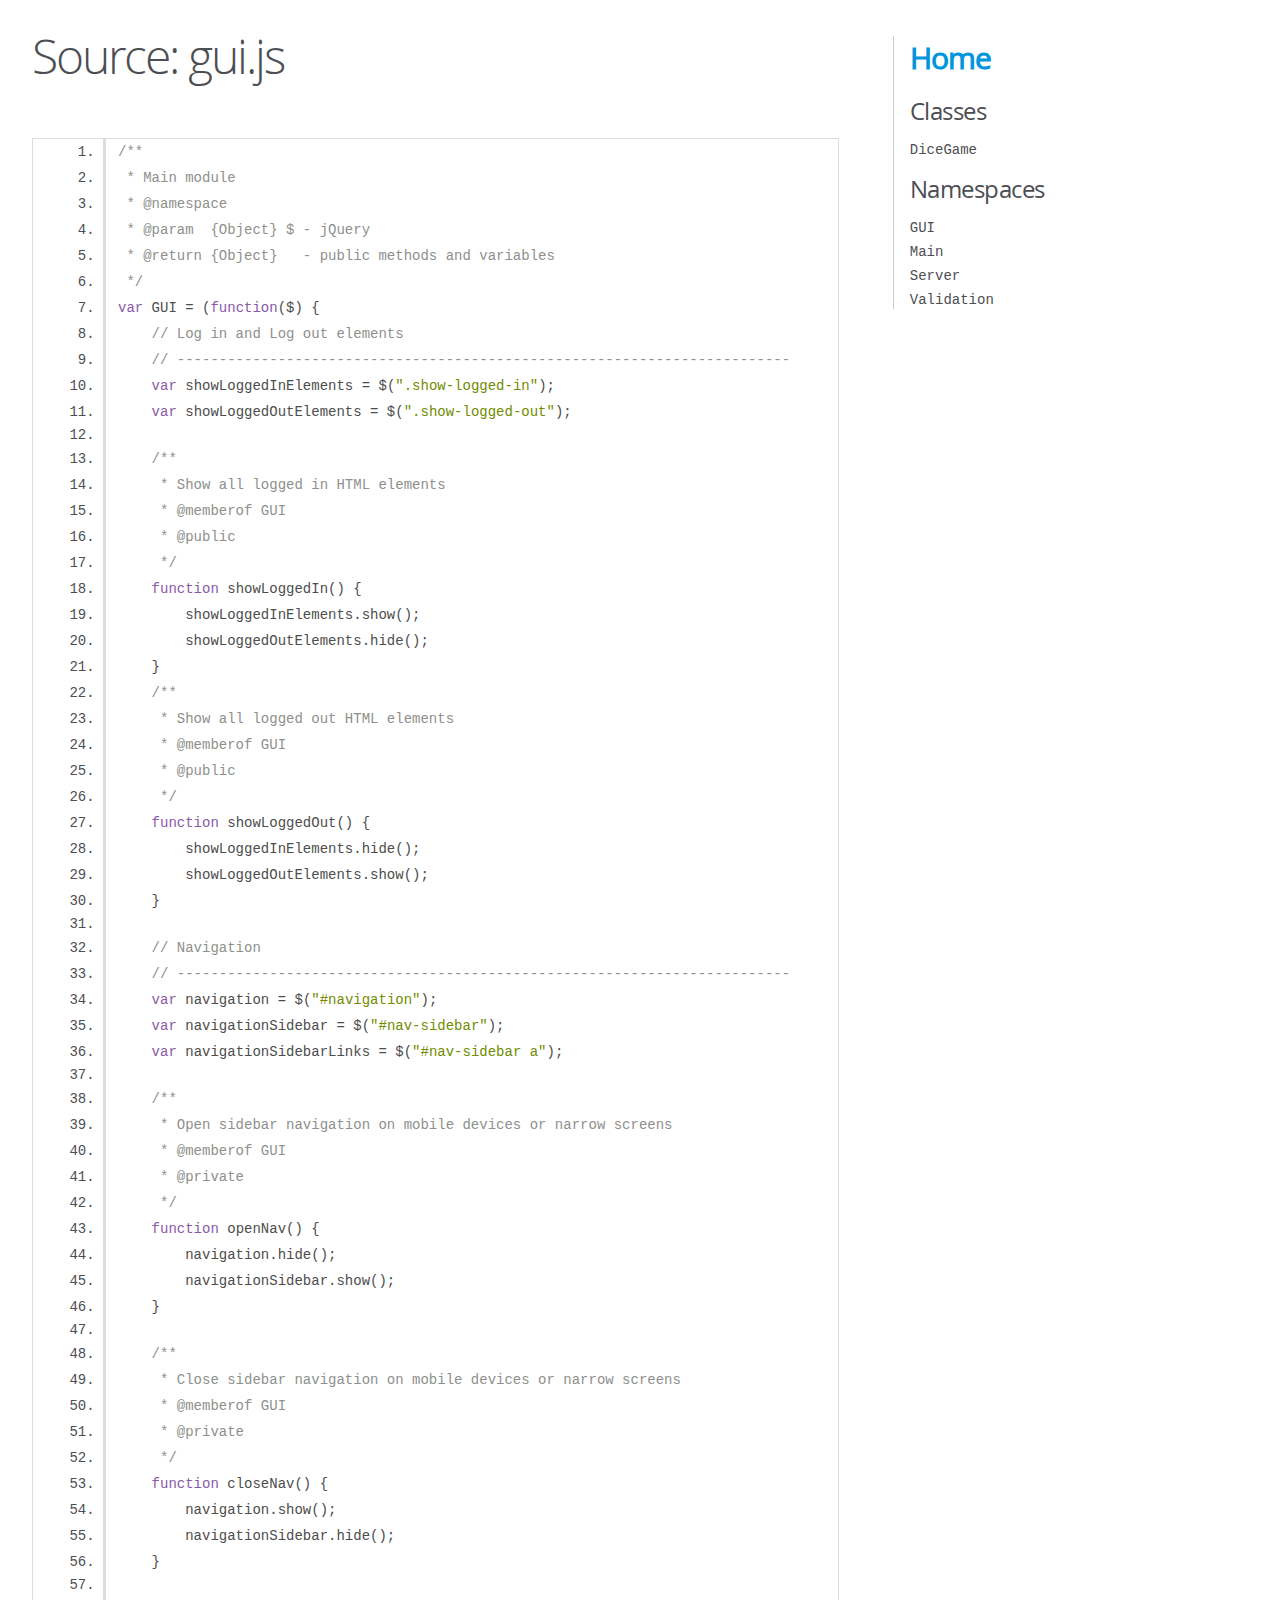
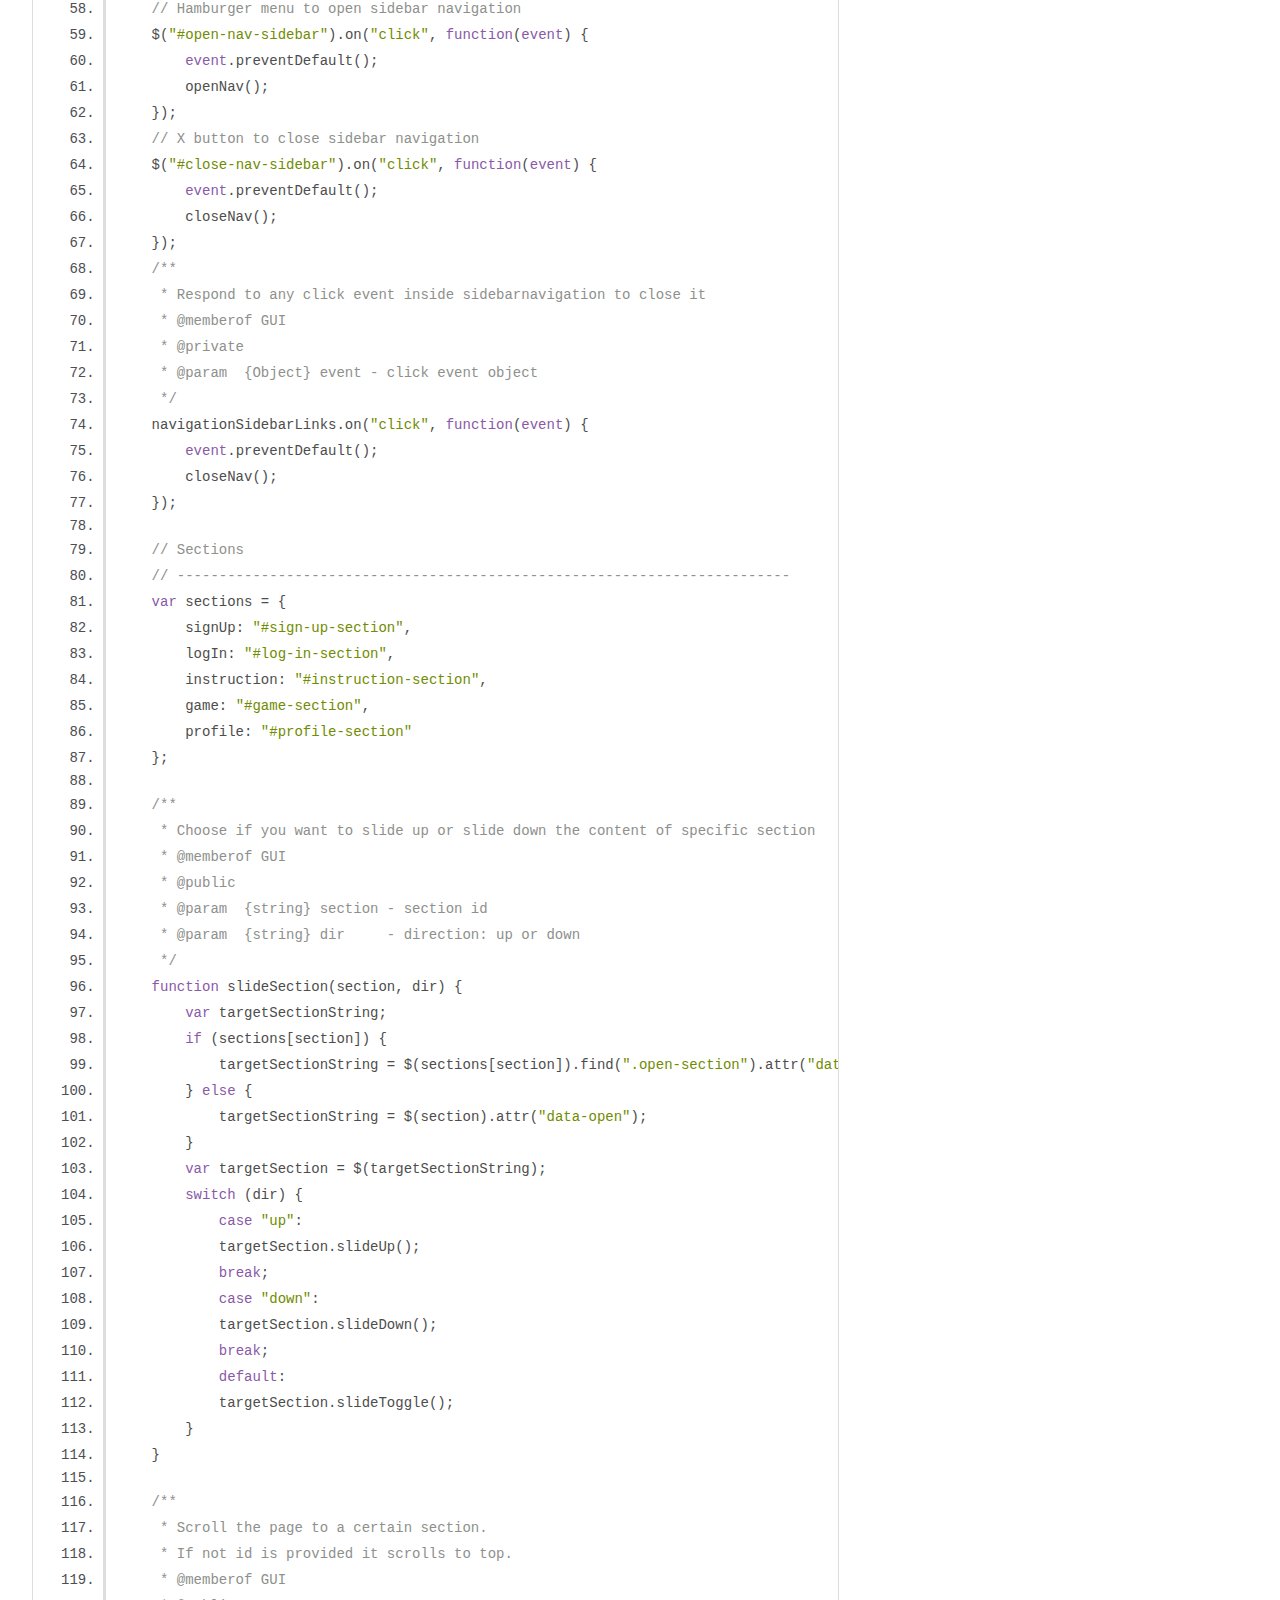
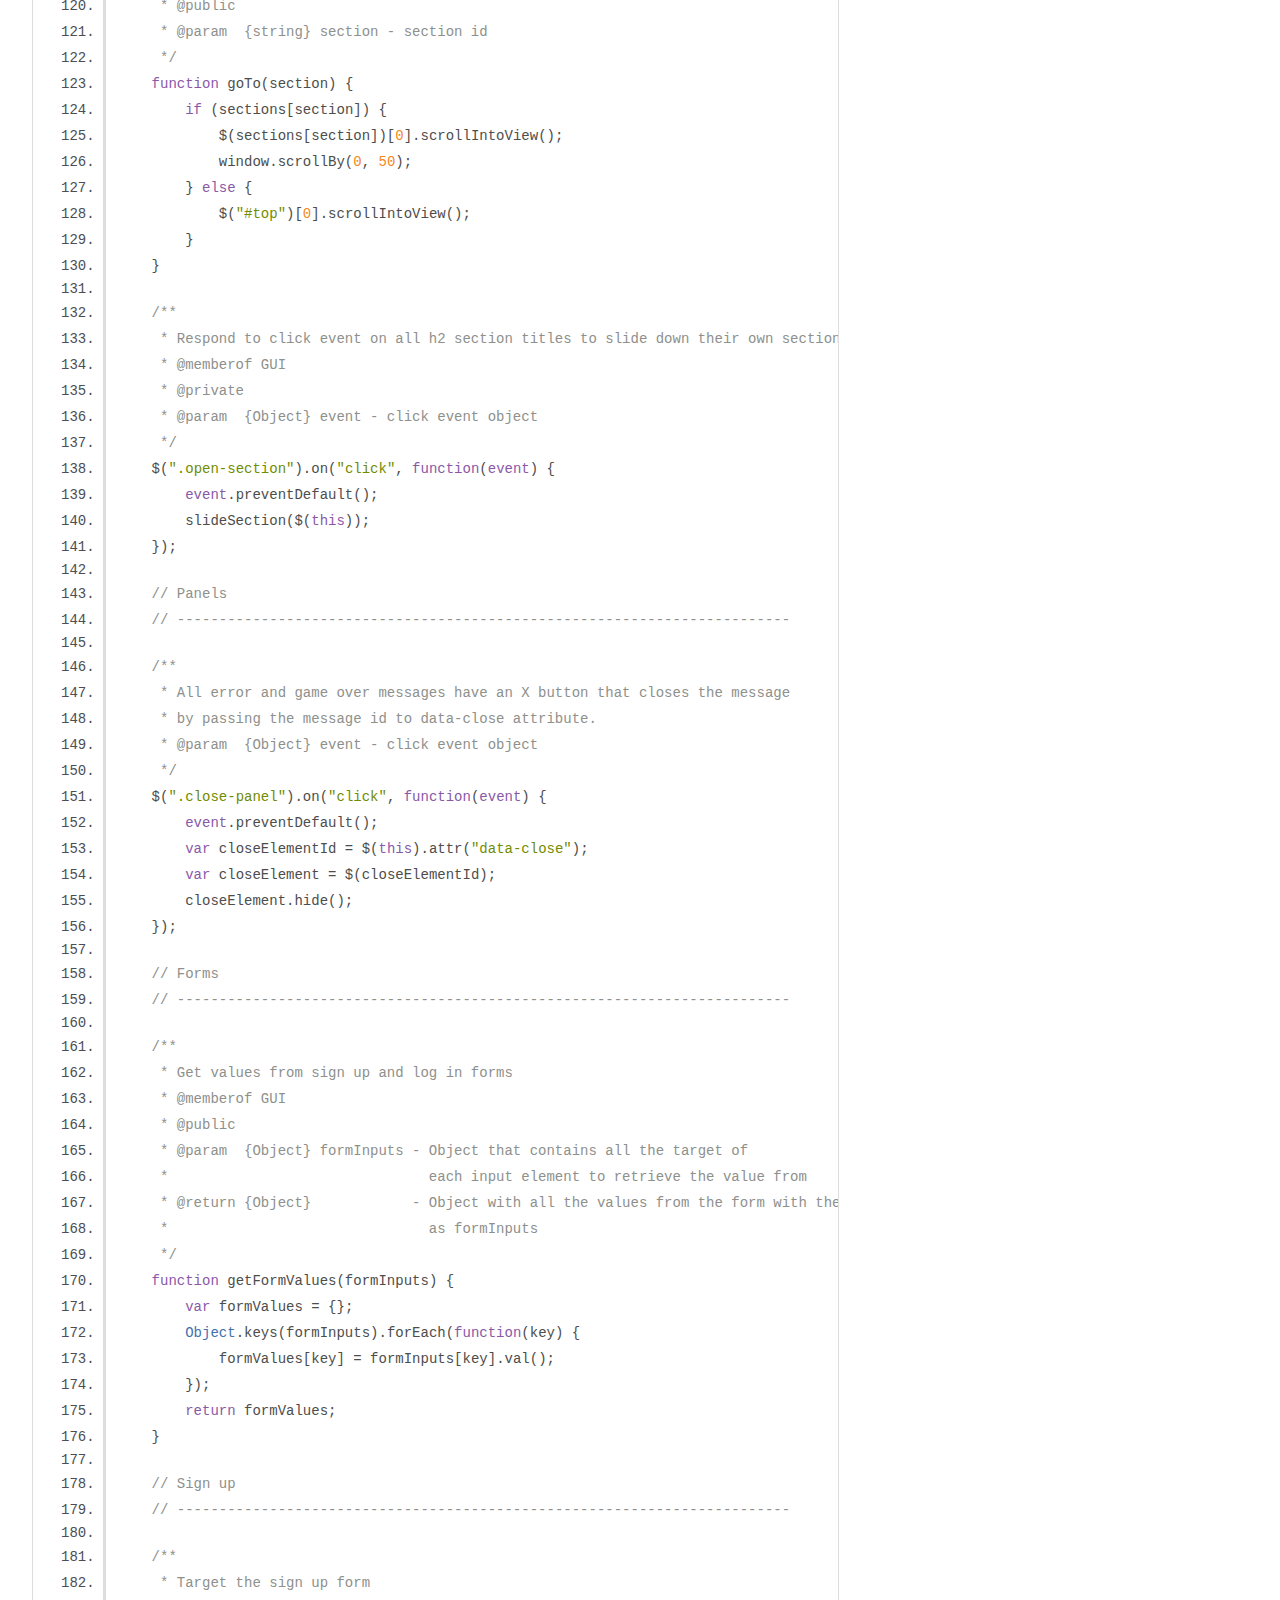
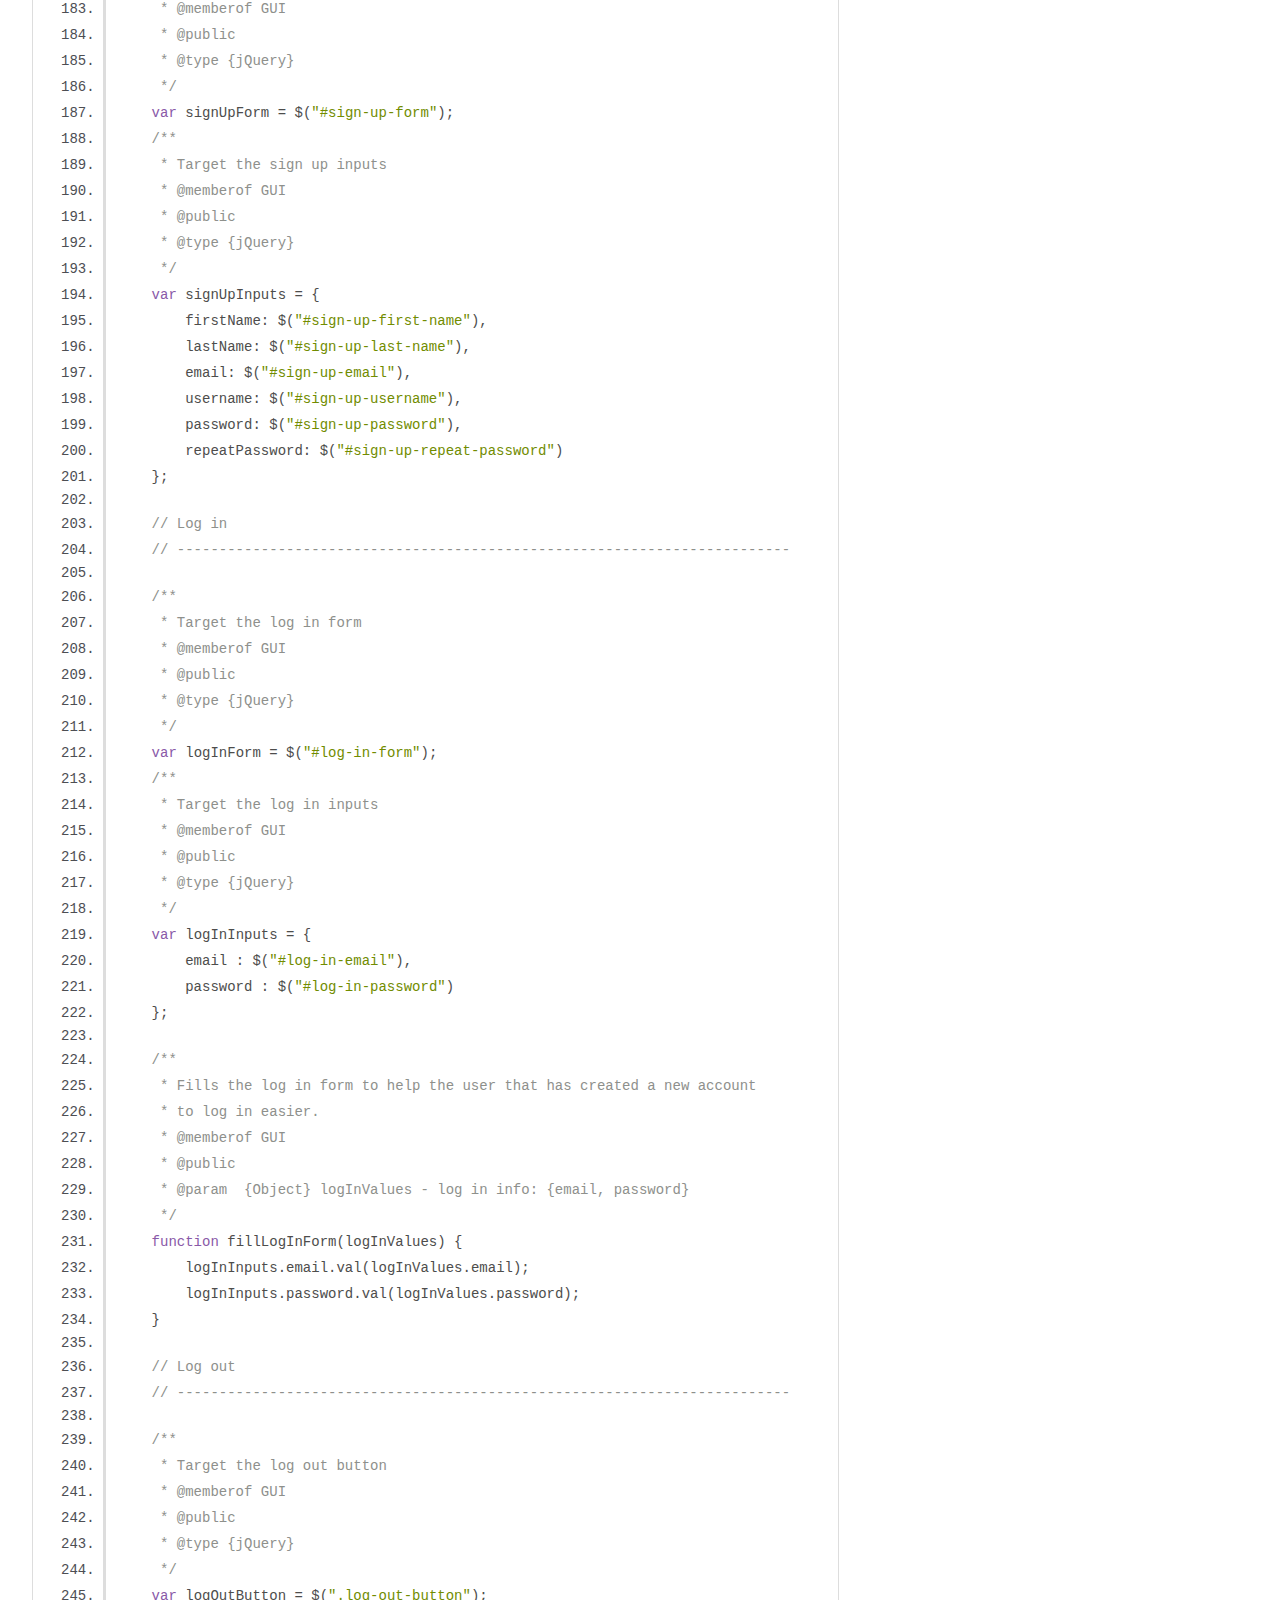
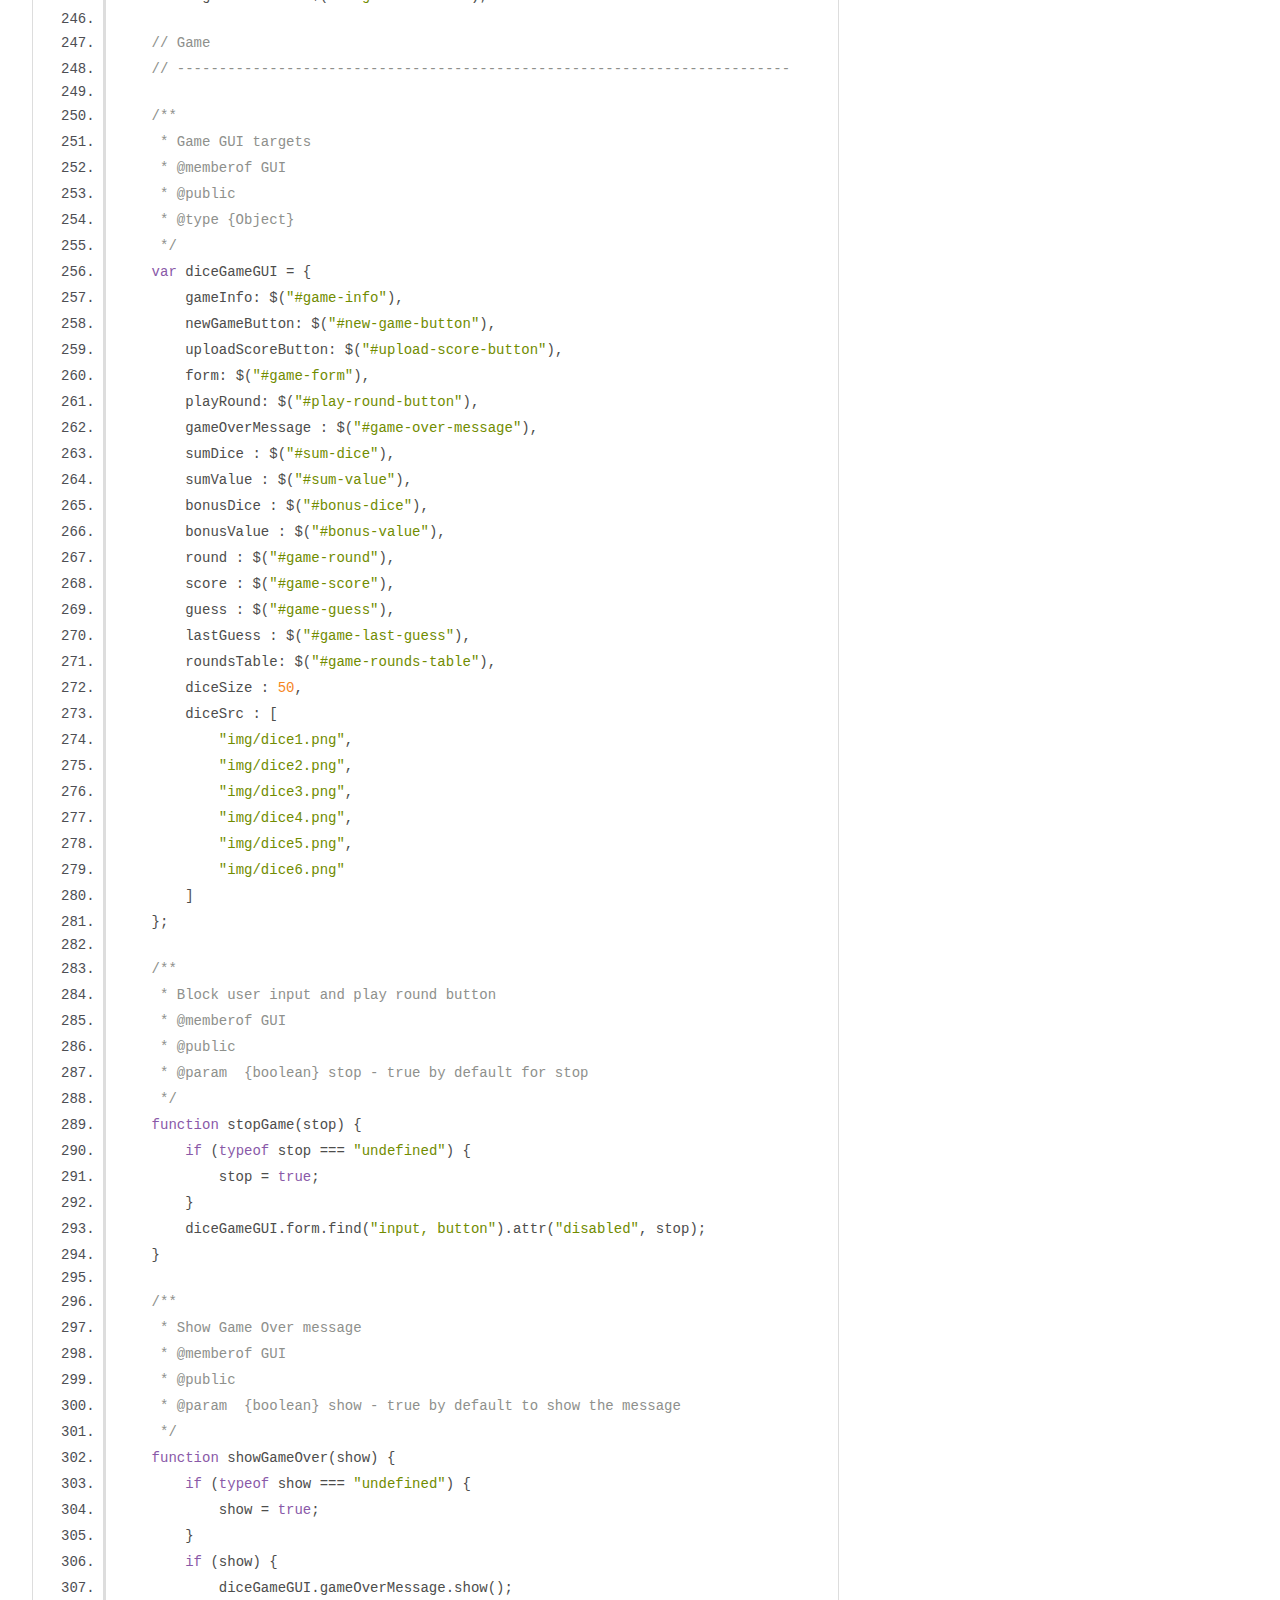
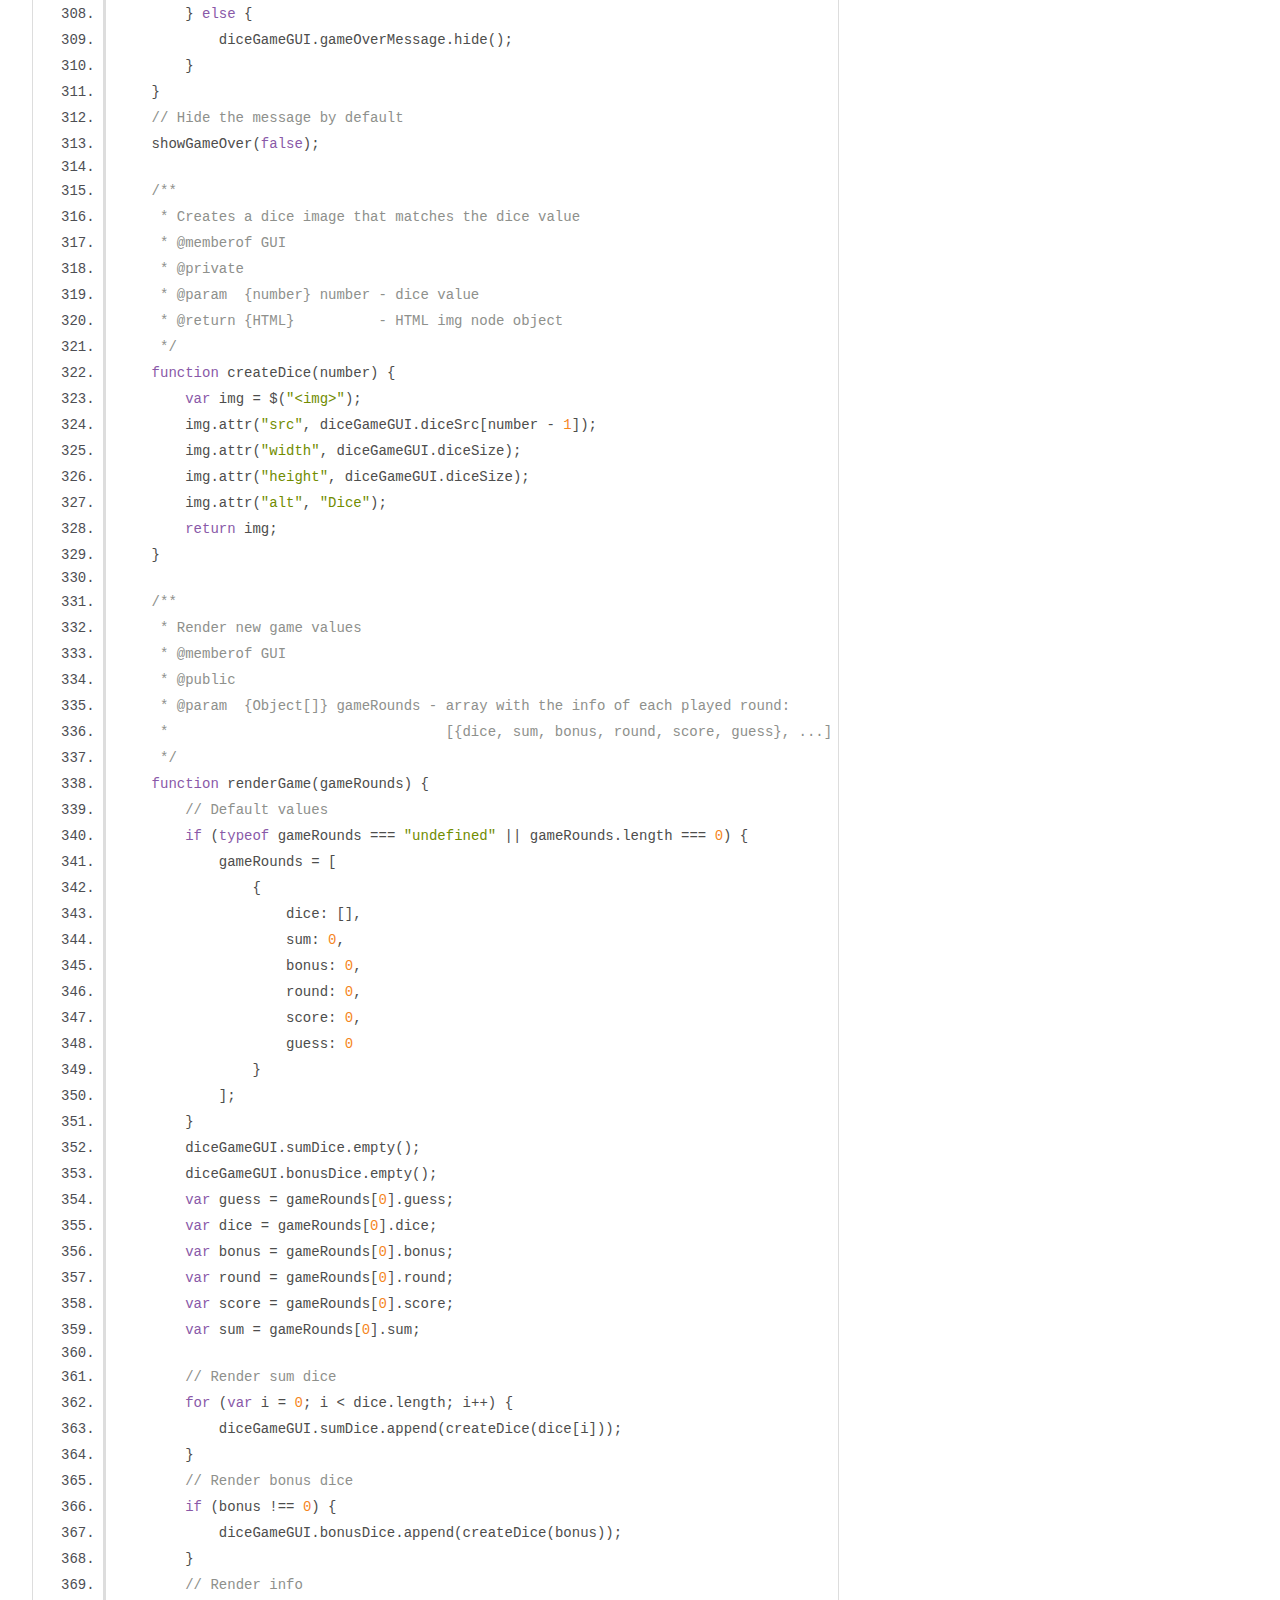
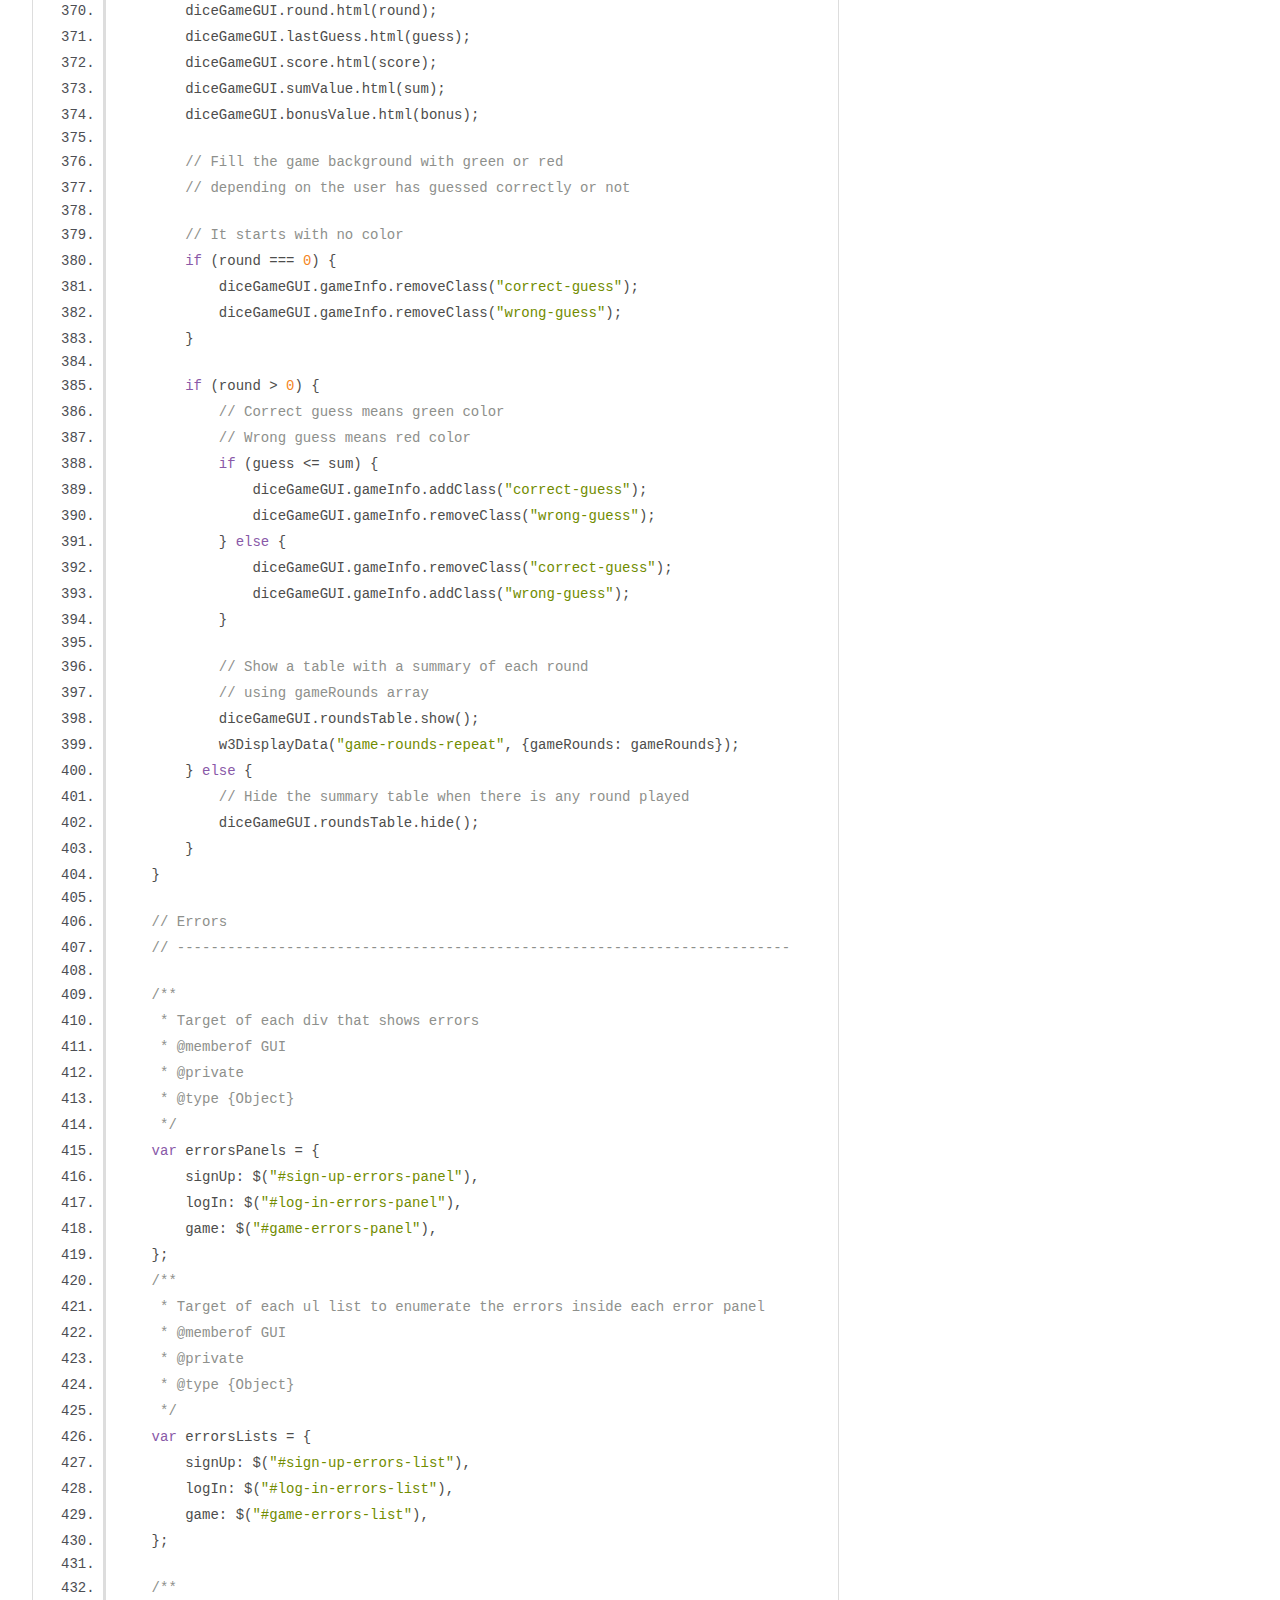
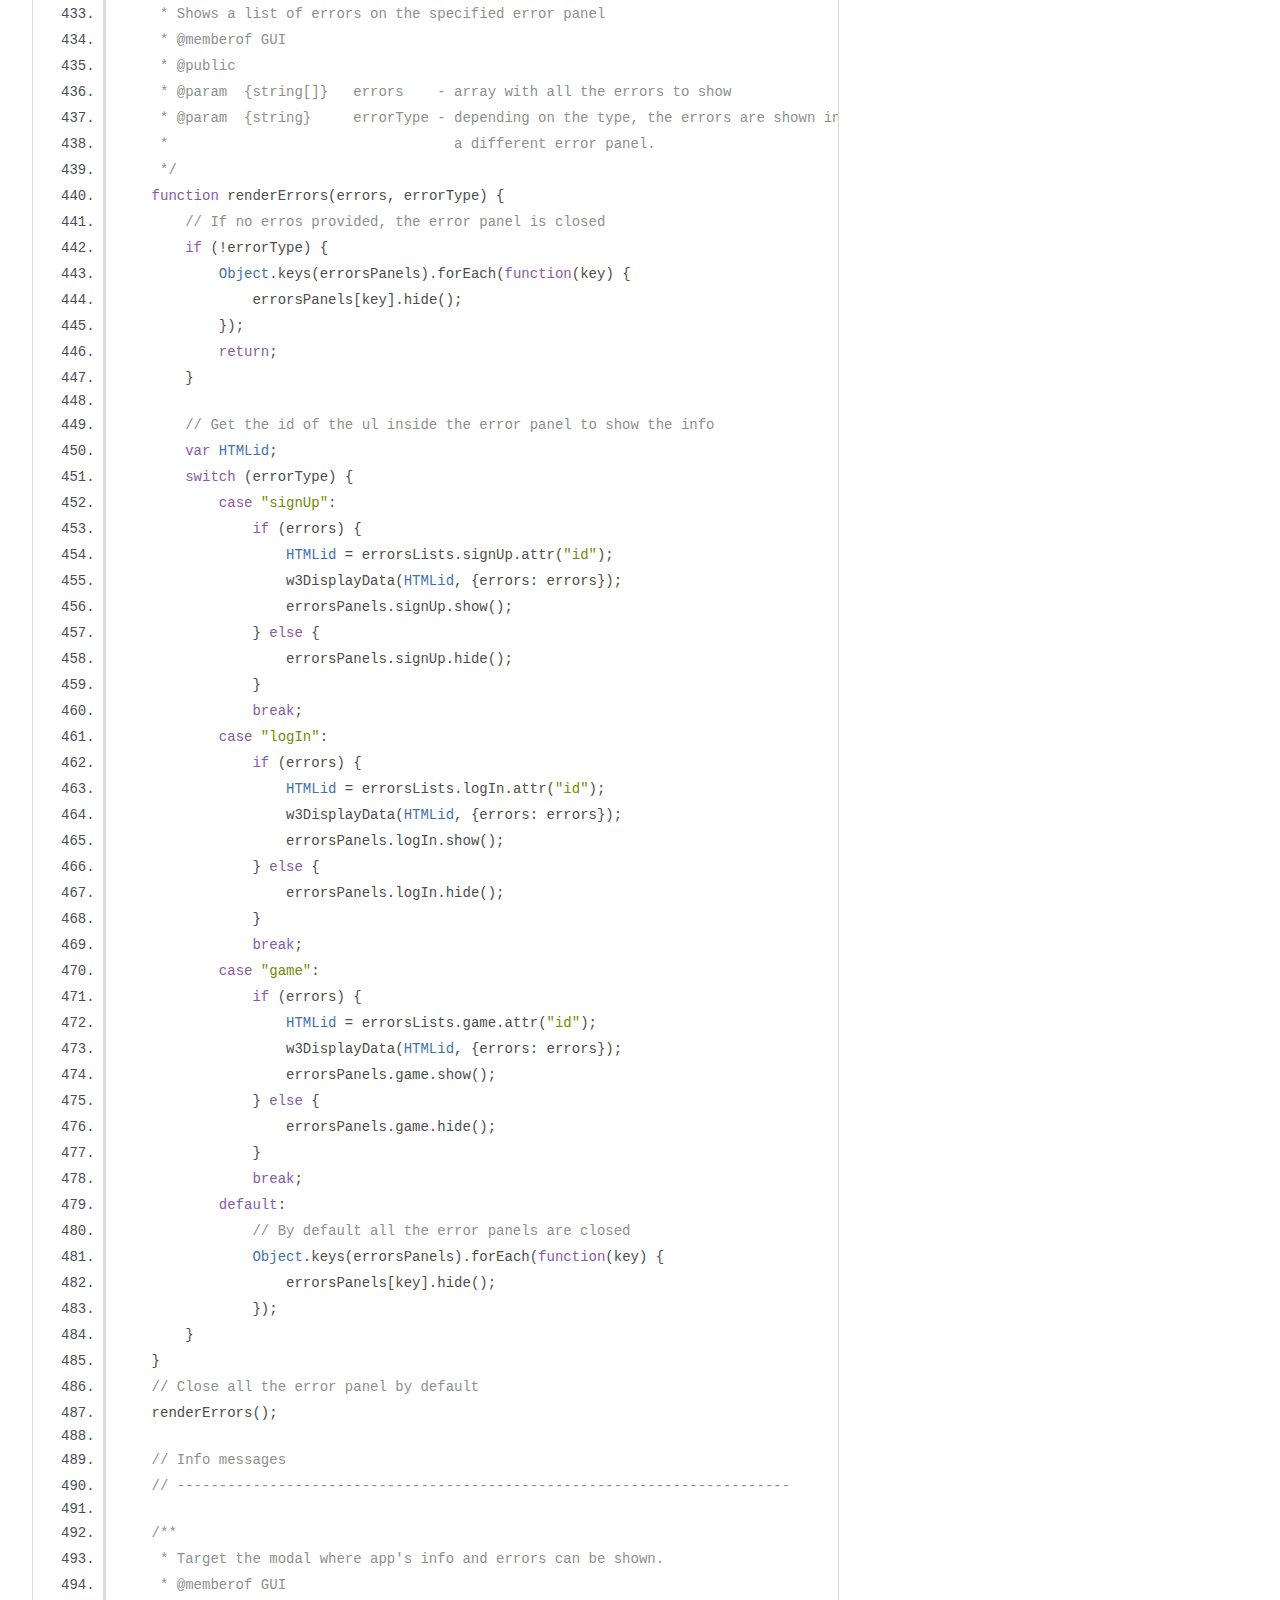
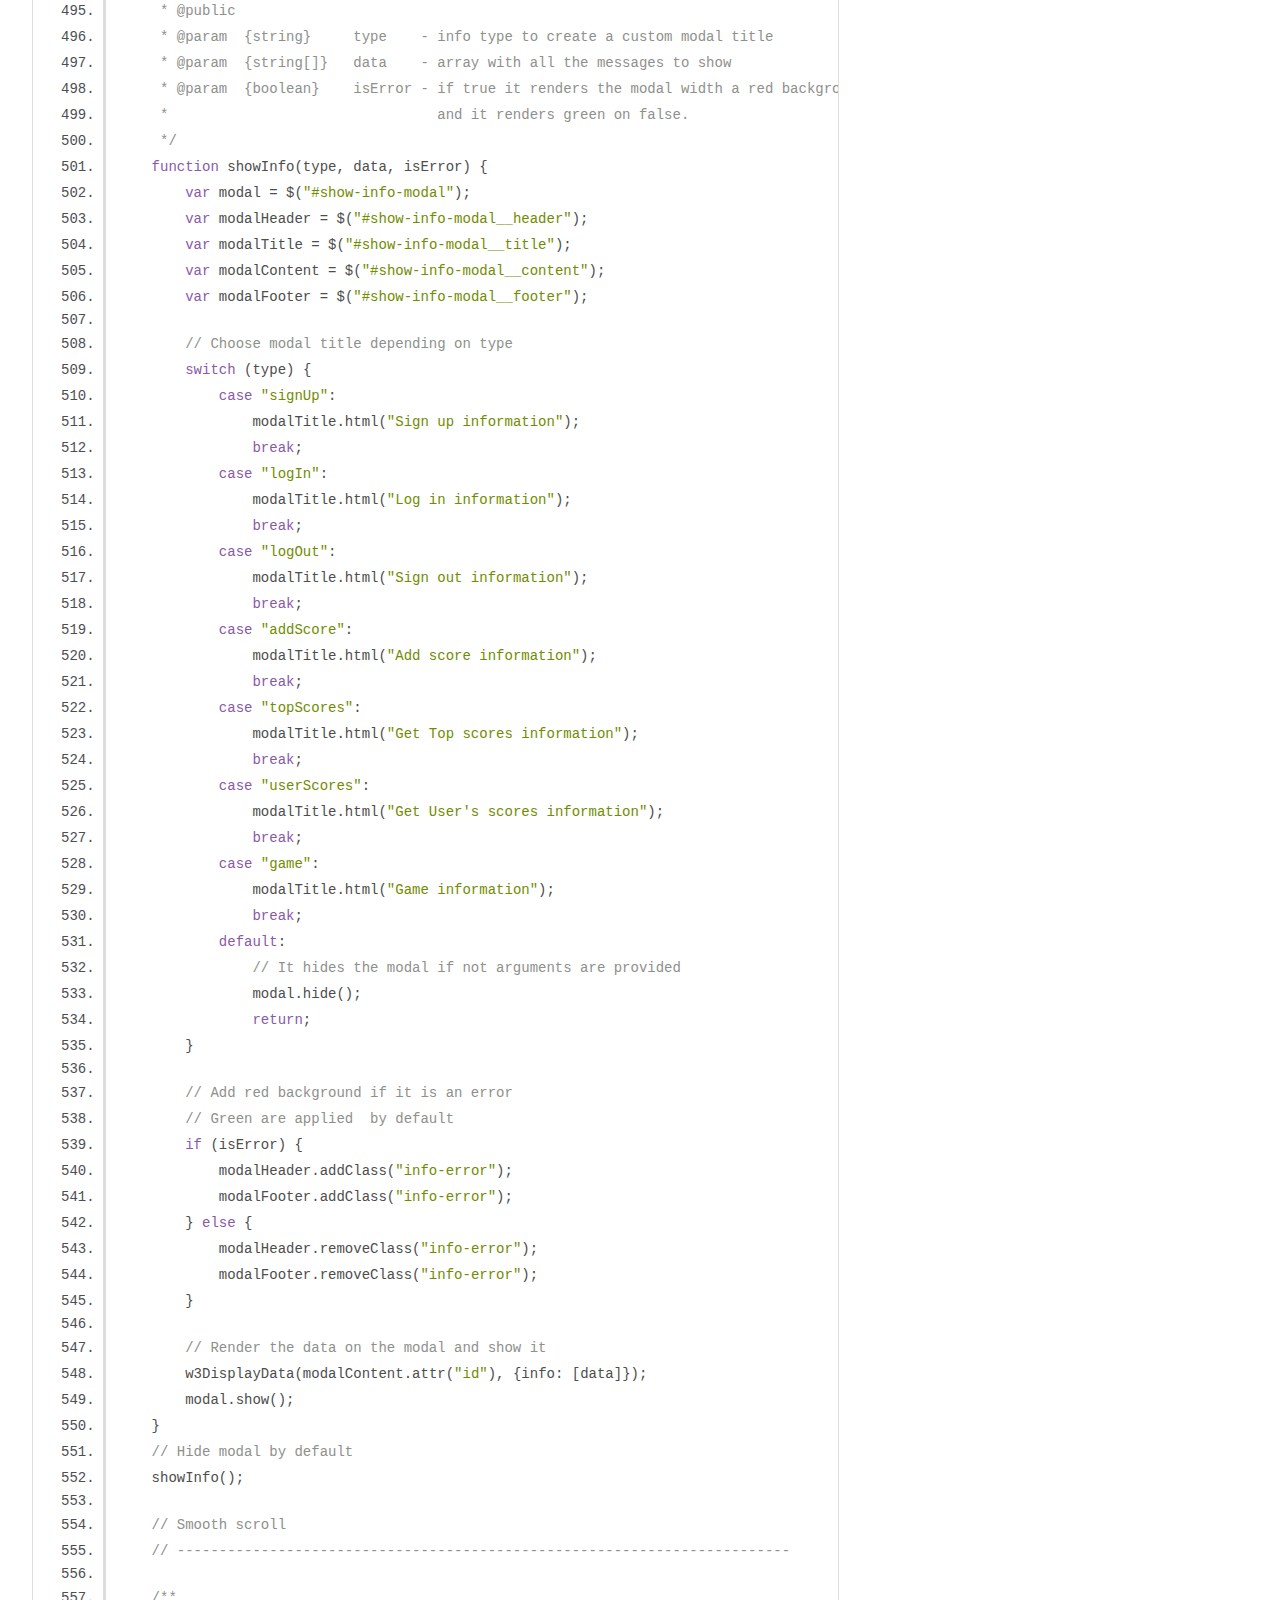
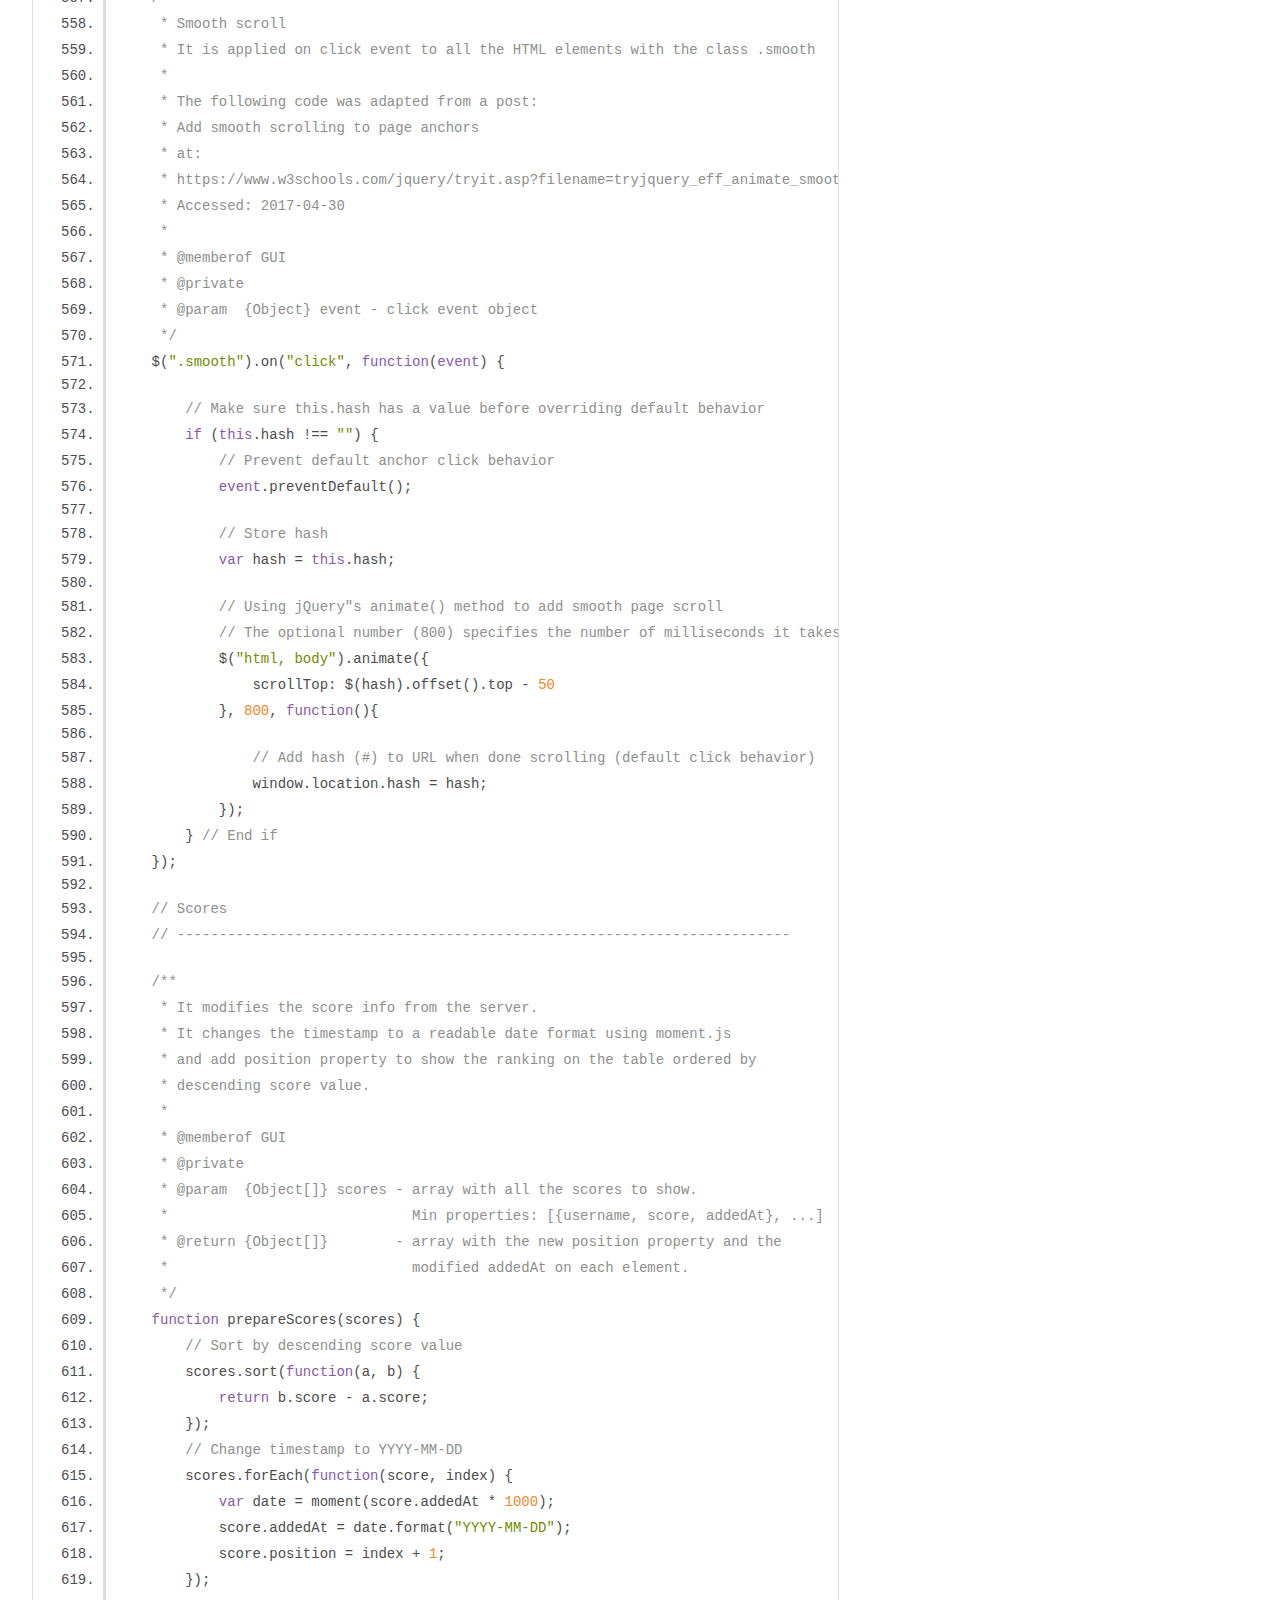
<file: documentation/gui.js.html>
<!DOCTYPE html>
<html lang="en">
<head>
    <meta charset="utf-8">
    <title>JSDoc: Source: gui.js</title>

    <script src="scripts/prettify/prettify.js"> </script>
    <script src="scripts/prettify/lang-css.js"> </script>
    <!--[if lt IE 9]>
      <script src="//html5shiv.googlecode.com/svn/trunk/html5.js"></script>
    <![endif]-->
    <link type="text/css" rel="stylesheet" href="styles/prettify-tomorrow.css">
    <link type="text/css" rel="stylesheet" href="styles/jsdoc-default.css">
</head>

<body>

<div id="main">

    <h1 class="page-title">Source: gui.js</h1>

    



    
    <section>
        <article>
            <pre class="prettyprint source linenums"><code>/**
 * Main module
 * @namespace
 * @param  {Object} $ - jQuery
 * @return {Object}   - public methods and variables
 */
var GUI = (function($) {
    // Log in and Log out elements
    // -------------------------------------------------------------------------
    var showLoggedInElements = $(".show-logged-in");
    var showLoggedOutElements = $(".show-logged-out");

    /**
     * Show all logged in HTML elements
     * @memberof GUI
     * @public
     */
    function showLoggedIn() {
        showLoggedInElements.show();
        showLoggedOutElements.hide();
    }
    /**
     * Show all logged out HTML elements
     * @memberof GUI
     * @public
     */
    function showLoggedOut() {
        showLoggedInElements.hide();
        showLoggedOutElements.show();
    }

    // Navigation
    // -------------------------------------------------------------------------
    var navigation = $("#navigation");
    var navigationSidebar = $("#nav-sidebar");
    var navigationSidebarLinks = $("#nav-sidebar a");

    /**
     * Open sidebar navigation on mobile devices or narrow screens
     * @memberof GUI
     * @private
     */
    function openNav() {
        navigation.hide();
        navigationSidebar.show();
    }

    /**
     * Close sidebar navigation on mobile devices or narrow screens
     * @memberof GUI
     * @private
     */
    function closeNav() {
        navigation.show();
        navigationSidebar.hide();
    }

    // Hamburger menu to open sidebar navigation
    $("#open-nav-sidebar").on("click", function(event) {
        event.preventDefault();
        openNav();
    });
    // X button to close sidebar navigation
    $("#close-nav-sidebar").on("click", function(event) {
        event.preventDefault();
        closeNav();
    });
    /**
     * Respond to any click event inside sidebarnavigation to close it
     * @memberof GUI
     * @private
     * @param  {Object} event - click event object
     */
    navigationSidebarLinks.on("click", function(event) {
        event.preventDefault();
        closeNav();
    });

    // Sections
    // -------------------------------------------------------------------------
    var sections = {
        signUp: "#sign-up-section",
        logIn: "#log-in-section",
        instruction: "#instruction-section",
        game: "#game-section",
        profile: "#profile-section"
    };

    /**
     * Choose if you want to slide up or slide down the content of specific section
     * @memberof GUI
     * @public
     * @param  {string} section - section id
     * @param  {string} dir     - direction: up or down
     */
    function slideSection(section, dir) {
        var targetSectionString;
        if (sections[section]) {
            targetSectionString = $(sections[section]).find(".open-section").attr("data-open");
        } else {
            targetSectionString = $(section).attr("data-open");
        }
        var targetSection = $(targetSectionString);
        switch (dir) {
            case "up":
            targetSection.slideUp();
            break;
            case "down":
            targetSection.slideDown();
            break;
            default:
            targetSection.slideToggle();
        }
    }

    /**
     * Scroll the page to a certain section.
     * If not id is provided it scrolls to top.
     * @memberof GUI
     * @public
     * @param  {string} section - section id
     */
    function goTo(section) {
        if (sections[section]) {
            $(sections[section])[0].scrollIntoView();
            window.scrollBy(0, 50);
        } else {
            $("#top")[0].scrollIntoView();
        }
    }

    /**
     * Respond to click event on all h2 section titles to slide down their own section content
     * @memberof GUI
     * @private
     * @param  {Object} event - click event object
     */
    $(".open-section").on("click", function(event) {
        event.preventDefault();
        slideSection($(this));
    });

    // Panels
    // -------------------------------------------------------------------------

    /**
     * All error and game over messages have an X button that closes the message
     * by passing the message id to data-close attribute.
     * @param  {Object} event - click event object
     */
    $(".close-panel").on("click", function(event) {
        event.preventDefault();
        var closeElementId = $(this).attr("data-close");
        var closeElement = $(closeElementId);
        closeElement.hide();
    });

    // Forms
    // -------------------------------------------------------------------------

    /**
     * Get values from sign up and log in forms
     * @memberof GUI
     * @public
     * @param  {Object} formInputs - Object that contains all the target of
     *                               each input element to retrieve the value from
     * @return {Object}            - Object with all the values from the form with the same keys
     *                               as formInputs
     */
    function getFormValues(formInputs) {
        var formValues = {};
        Object.keys(formInputs).forEach(function(key) {
            formValues[key] = formInputs[key].val();
        });
        return formValues;
    }

    // Sign up
    // -------------------------------------------------------------------------

    /**
     * Target the sign up form
     * @memberof GUI
     * @public
     * @type {jQuery}
     */
    var signUpForm = $("#sign-up-form");
    /**
     * Target the sign up inputs
     * @memberof GUI
     * @public
     * @type {jQuery}
     */
    var signUpInputs = {
        firstName: $("#sign-up-first-name"),
        lastName: $("#sign-up-last-name"),
        email: $("#sign-up-email"),
        username: $("#sign-up-username"),
        password: $("#sign-up-password"),
        repeatPassword: $("#sign-up-repeat-password")
    };

    // Log in
    // -------------------------------------------------------------------------

    /**
     * Target the log in form
     * @memberof GUI
     * @public
     * @type {jQuery}
     */
    var logInForm = $("#log-in-form");
    /**
     * Target the log in inputs
     * @memberof GUI
     * @public
     * @type {jQuery}
     */
    var logInInputs = {
        email : $("#log-in-email"),
        password : $("#log-in-password")
    };

    /**
     * Fills the log in form to help the user that has created a new account
     * to log in easier.
     * @memberof GUI
     * @public
     * @param  {Object} logInValues - log in info: {email, password}
     */
    function fillLogInForm(logInValues) {
        logInInputs.email.val(logInValues.email);
        logInInputs.password.val(logInValues.password);
    }

    // Log out
    // -------------------------------------------------------------------------

    /**
     * Target the log out button
     * @memberof GUI
     * @public
     * @type {jQuery}
     */
    var logOutButton = $(".log-out-button");

    // Game
    // -------------------------------------------------------------------------

    /**
     * Game GUI targets
     * @memberof GUI
     * @public
     * @type {Object}
     */
    var diceGameGUI = {
        gameInfo: $("#game-info"),
        newGameButton: $("#new-game-button"),
        uploadScoreButton: $("#upload-score-button"),
        form: $("#game-form"),
        playRound: $("#play-round-button"),
        gameOverMessage : $("#game-over-message"),
        sumDice : $("#sum-dice"),
        sumValue : $("#sum-value"),
        bonusDice : $("#bonus-dice"),
        bonusValue : $("#bonus-value"),
        round : $("#game-round"),
        score : $("#game-score"),
        guess : $("#game-guess"),
        lastGuess : $("#game-last-guess"),
        roundsTable: $("#game-rounds-table"),
        diceSize : 50,
        diceSrc : [
            "img/dice1.png",
            "img/dice2.png",
            "img/dice3.png",
            "img/dice4.png",
            "img/dice5.png",
            "img/dice6.png"
        ]
    };

    /**
     * Block user input and play round button
     * @memberof GUI
     * @public
     * @param  {boolean} stop - true by default for stop
     */
    function stopGame(stop) {
        if (typeof stop === "undefined") {
            stop = true;
        }
        diceGameGUI.form.find("input, button").attr("disabled", stop);
    }

    /**
     * Show Game Over message
     * @memberof GUI
     * @public
     * @param  {boolean} show - true by default to show the message
     */
    function showGameOver(show) {
        if (typeof show === "undefined") {
            show = true;
        }
        if (show) {
            diceGameGUI.gameOverMessage.show();
        } else {
            diceGameGUI.gameOverMessage.hide();
        }
    }
    // Hide the message by default
    showGameOver(false);

    /**
     * Creates a dice image that matches the dice value
     * @memberof GUI
     * @private
     * @param  {number} number - dice value
     * @return {HTML}          - HTML img node object
     */
    function createDice(number) {
        var img = $("&lt;img>");
        img.attr("src", diceGameGUI.diceSrc[number - 1]);
        img.attr("width", diceGameGUI.diceSize);
        img.attr("height", diceGameGUI.diceSize);
        img.attr("alt", "Dice");
        return img;
    }

    /**
     * Render new game values
     * @memberof GUI
     * @public
     * @param  {Object[]} gameRounds - array with the info of each played round:
     *                                 [{dice, sum, bonus, round, score, guess}, ...]
     */
    function renderGame(gameRounds) {
        // Default values
        if (typeof gameRounds === "undefined" || gameRounds.length === 0) {
            gameRounds = [
                {
                    dice: [],
                    sum: 0,
                    bonus: 0,
                    round: 0,
                    score: 0,
                    guess: 0
                }
            ];
        }
        diceGameGUI.sumDice.empty();
        diceGameGUI.bonusDice.empty();
        var guess = gameRounds[0].guess;
        var dice = gameRounds[0].dice;
        var bonus = gameRounds[0].bonus;
        var round = gameRounds[0].round;
        var score = gameRounds[0].score;
        var sum = gameRounds[0].sum;

        // Render sum dice
        for (var i = 0; i &lt; dice.length; i++) {
            diceGameGUI.sumDice.append(createDice(dice[i]));
        }
        // Render bonus dice
        if (bonus !== 0) {
            diceGameGUI.bonusDice.append(createDice(bonus));
        }
        // Render info
        diceGameGUI.round.html(round);
        diceGameGUI.lastGuess.html(guess);
        diceGameGUI.score.html(score);
        diceGameGUI.sumValue.html(sum);
        diceGameGUI.bonusValue.html(bonus);

        // Fill the game background with green or red
        // depending on the user has guessed correctly or not

        // It starts with no color
        if (round === 0) {
            diceGameGUI.gameInfo.removeClass("correct-guess");
            diceGameGUI.gameInfo.removeClass("wrong-guess");
        }

        if (round > 0) {
            // Correct guess means green color
            // Wrong guess means red color
            if (guess &lt;= sum) {
                diceGameGUI.gameInfo.addClass("correct-guess");
                diceGameGUI.gameInfo.removeClass("wrong-guess");
            } else {
                diceGameGUI.gameInfo.removeClass("correct-guess");
                diceGameGUI.gameInfo.addClass("wrong-guess");
            }

            // Show a table with a summary of each round
            // using gameRounds array
            diceGameGUI.roundsTable.show();
            w3DisplayData("game-rounds-repeat", {gameRounds: gameRounds});
        } else {
            // Hide the summary table when there is any round played
            diceGameGUI.roundsTable.hide();
        }
    }

    // Errors
    // -------------------------------------------------------------------------

    /**
     * Target of each div that shows errors
     * @memberof GUI
     * @private
     * @type {Object}
     */
    var errorsPanels = {
        signUp: $("#sign-up-errors-panel"),
        logIn: $("#log-in-errors-panel"),
        game: $("#game-errors-panel"),
    };
    /**
     * Target of each ul list to enumerate the errors inside each error panel
     * @memberof GUI
     * @private
     * @type {Object}
     */
    var errorsLists = {
        signUp: $("#sign-up-errors-list"),
        logIn: $("#log-in-errors-list"),
        game: $("#game-errors-list"),
    };

    /**
     * Shows a list of errors on the specified error panel
     * @memberof GUI
     * @public
     * @param  {string[]}   errors    - array with all the errors to show
     * @param  {string}     errorType - depending on the type, the errors are shown inside
     *                                  a different error panel.
     */
    function renderErrors(errors, errorType) {
        // If no erros provided, the error panel is closed
        if (!errorType) {
            Object.keys(errorsPanels).forEach(function(key) {
                errorsPanels[key].hide();
            });
            return;
        }

        // Get the id of the ul inside the error panel to show the info
        var HTMLid;
        switch (errorType) {
            case "signUp":
                if (errors) {
                    HTMLid = errorsLists.signUp.attr("id");
                    w3DisplayData(HTMLid, {errors: errors});
                    errorsPanels.signUp.show();
                } else {
                    errorsPanels.signUp.hide();
                }
                break;
            case "logIn":
                if (errors) {
                    HTMLid = errorsLists.logIn.attr("id");
                    w3DisplayData(HTMLid, {errors: errors});
                    errorsPanels.logIn.show();
                } else {
                    errorsPanels.logIn.hide();
                }
                break;
            case "game":
                if (errors) {
                    HTMLid = errorsLists.game.attr("id");
                    w3DisplayData(HTMLid, {errors: errors});
                    errorsPanels.game.show();
                } else {
                    errorsPanels.game.hide();
                }
                break;
            default:
                // By default all the error panels are closed
                Object.keys(errorsPanels).forEach(function(key) {
                    errorsPanels[key].hide();
                });
        }
    }
    // Close all the error panel by default
    renderErrors();

    // Info messages
    // -------------------------------------------------------------------------

    /**
     * Target the modal where app's info and errors can be shown.
     * @memberof GUI
     * @public
     * @param  {string}     type    - info type to create a custom modal title
     * @param  {string[]}   data    - array with all the messages to show
     * @param  {boolean}    isError - if true it renders the modal width a red background,
     *                                and it renders green on false.
     */
    function showInfo(type, data, isError) {
        var modal = $("#show-info-modal");
        var modalHeader = $("#show-info-modal__header");
        var modalTitle = $("#show-info-modal__title");
        var modalContent = $("#show-info-modal__content");
        var modalFooter = $("#show-info-modal__footer");

        // Choose modal title depending on type
        switch (type) {
            case "signUp":
                modalTitle.html("Sign up information");
                break;
            case "logIn":
                modalTitle.html("Log in information");
                break;
            case "logOut":
                modalTitle.html("Sign out information");
                break;
            case "addScore":
                modalTitle.html("Add score information");
                break;
            case "topScores":
                modalTitle.html("Get Top scores information");
                break;
            case "userScores":
                modalTitle.html("Get User's scores information");
                break;
            case "game":
                modalTitle.html("Game information");
                break;
            default:
                // It hides the modal if not arguments are provided
                modal.hide();
                return;
        }

        // Add red background if it is an error
        // Green are applied  by default
        if (isError) {
            modalHeader.addClass("info-error");
            modalFooter.addClass("info-error");
        } else {
            modalHeader.removeClass("info-error");
            modalFooter.removeClass("info-error");
        }

        // Render the data on the modal and show it
        w3DisplayData(modalContent.attr("id"), {info: [data]});
        modal.show();
    }
    // Hide modal by default
    showInfo();

    // Smooth scroll
    // -------------------------------------------------------------------------

    /**
     * Smooth scroll
     * It is applied on click event to all the HTML elements with the class .smooth
     *
     * The following code was adapted from a post:
     * Add smooth scrolling to page anchors
     * at:
     * https://www.w3schools.com/jquery/tryit.asp?filename=tryjquery_eff_animate_smoothscroll
     * Accessed: 2017-04-30
     *
     * @memberof GUI
     * @private
     * @param  {Object} event - click event object
     */
    $(".smooth").on("click", function(event) {

        // Make sure this.hash has a value before overriding default behavior
        if (this.hash !== "") {
            // Prevent default anchor click behavior
            event.preventDefault();

            // Store hash
            var hash = this.hash;

            // Using jQuery"s animate() method to add smooth page scroll
            // The optional number (800) specifies the number of milliseconds it takes to scroll to the specified area
            $("html, body").animate({
                scrollTop: $(hash).offset().top - 50
            }, 800, function(){

                // Add hash (#) to URL when done scrolling (default click behavior)
                window.location.hash = hash;
            });
        } // End if
    });

    // Scores
    // -------------------------------------------------------------------------

    /**
     * It modifies the score info from the server.
     * It changes the timestamp to a readable date format using moment.js
     * and add position property to show the ranking on the table ordered by
     * descending score value.
     *
     * @memberof GUI
     * @private
     * @param  {Object[]} scores - array with all the scores to show.
     *                             Min properties: [{username, score, addedAt}, ...]
     * @return {Object[]}        - array with the new position property and the
     *                             modified addedAt on each element.
     */
    function prepareScores(scores) {
        // Sort by descending score value
        scores.sort(function(a, b) {
            return b.score - a.score;
        });
        // Change timestamp to YYYY-MM-DD
        scores.forEach(function(score, index) {
            var date = moment(score.addedAt * 1000);
            score.addedAt = date.format("YYYY-MM-DD");
            score.position = index + 1;
        });
        return scores;
    }

    // Top scores
    // -------------------------------------------------------------------------

    /**
     * Render top scores info on its table
     * @memberof GUI
     * @public
     * @param  {Object[]} scores - scores array. Min properties: [{position, username, score, addedAt}, ...]
     */
    function renderTopScores(scores) {
        if (typeof scores !== "undefined" &amp;&amp; scores.length > 0) {
            scores = prepareScores(scores);
            $("#top-ten-table").show();
            w3DisplayData("top-ten-repeat", {scores: scores});
        } else {
            // If no arguments provided, top scores table is hidden
            $("#top-ten-table").hide();
        }
    }
    // Hide top scores table by default
    renderTopScores();

    // User"s scores
    // -------------------------------------------------------------------------

    /**
     * Render user scores info on its table.
     * It is the same function as the top scores but it has its own method to be
     * able to change it in the future if info may vary between top and user scores or
     * you want to show it differently.
     *
     * @memberof GUI
     * @public
     * @param  {Object[]} scores - scores array. Min properties: [{position, username, score, addedAt}, ...]
     */
    function renderUserScores(scores) {
        if (typeof scores !== "undefined" &amp;&amp; scores.length > 0) {
            scores = prepareScores(scores);
            $("#user-scores-table").show();
            w3DisplayData("user-scores-repeat", {scores: scores});
        } else {
            // If no arguments provided, top scores table is hidden
            $("#user-scores-table").hide();
        }
    }
    // Hide top scores table by default
    renderUserScores();

    // Profile
    // -------------------------------------------------------------------------

    /**
     * Target profile form
     * @memberof GUI
     * @private
     * @type {jQuery}
     */
    var profileForm = $("#profile-form");
    /**
     * Target all the profile inputs
     * @memberof GUI
     * @private
     * @type {jQuery}
     */
    var profileInputs = {
        firstName: $("#profile-first-name"),
        lastName: $("#profile-last-name"),
        email: $("#profile-email"),
        username: $("#profile-username"),
        session: $("#profile-session"),
    };

    /**
     * Renders the user info in the profile section
     * @memberof GUI
     * @public
     * @param  {Object} user - user info: {firstName, lastName, email, username, session}
     */
    function renderProfile(user) {
        if (typeof user !== "undefined") {
            Object.keys(profileInputs).forEach(function(key) {
                profileInputs[key].val(user[key]);
            });
        } else {
            // If no arguments provided the profile form is cleared
            profileForm[0].reset();
        }
    }
    // Clear the profile by default
    renderProfile();

    // Public methods and variables
    return {
        showLoggedIn: showLoggedIn,
        showLoggedOut: showLoggedOut,

        sections: sections,
        slideSection: slideSection,
        goTo: goTo,

        getFormValues: getFormValues,

        signUpForm: signUpForm,
        signUpInputs: signUpInputs,

        logInForm: logInForm,
        logInInputs: logInInputs,
        fillLogInForm: fillLogInForm,

        logOutButton: logOutButton,

        diceGameGUI: diceGameGUI,
        renderGame: renderGame,
        stopGame: stopGame,
        showGameOver: showGameOver,

        renderErrors: renderErrors,

        showInfo: showInfo,

        renderTopScores: renderTopScores,
        renderUserScores: renderUserScores,

        renderProfile: renderProfile
    };
})(jQuery);
</code></pre>
        </article>
    </section>




</div>

<nav>
    <h2><a href="index.html">Home</a></h2><h3>Classes</h3><ul><li><a href="DiceGame.html">DiceGame</a></li></ul><h3>Namespaces</h3><ul><li><a href="GUI.html">GUI</a></li><li><a href="Main.html">Main</a></li><li><a href="Server.html">Server</a></li><li><a href="Validation.html">Validation</a></li></ul>
</nav>

<br class="clear">

<footer>
    Documentation generated by <a href="https://github.com/jsdoc3/jsdoc">JSDoc 3.4.3</a> on Wed May 31 2017 02:38:13 GMT+0200 (W. Europe Summer Time)
</footer>

<script> prettyPrint(); </script>
<script src="scripts/linenumber.js"> </script>
</body>
</html>
</file>
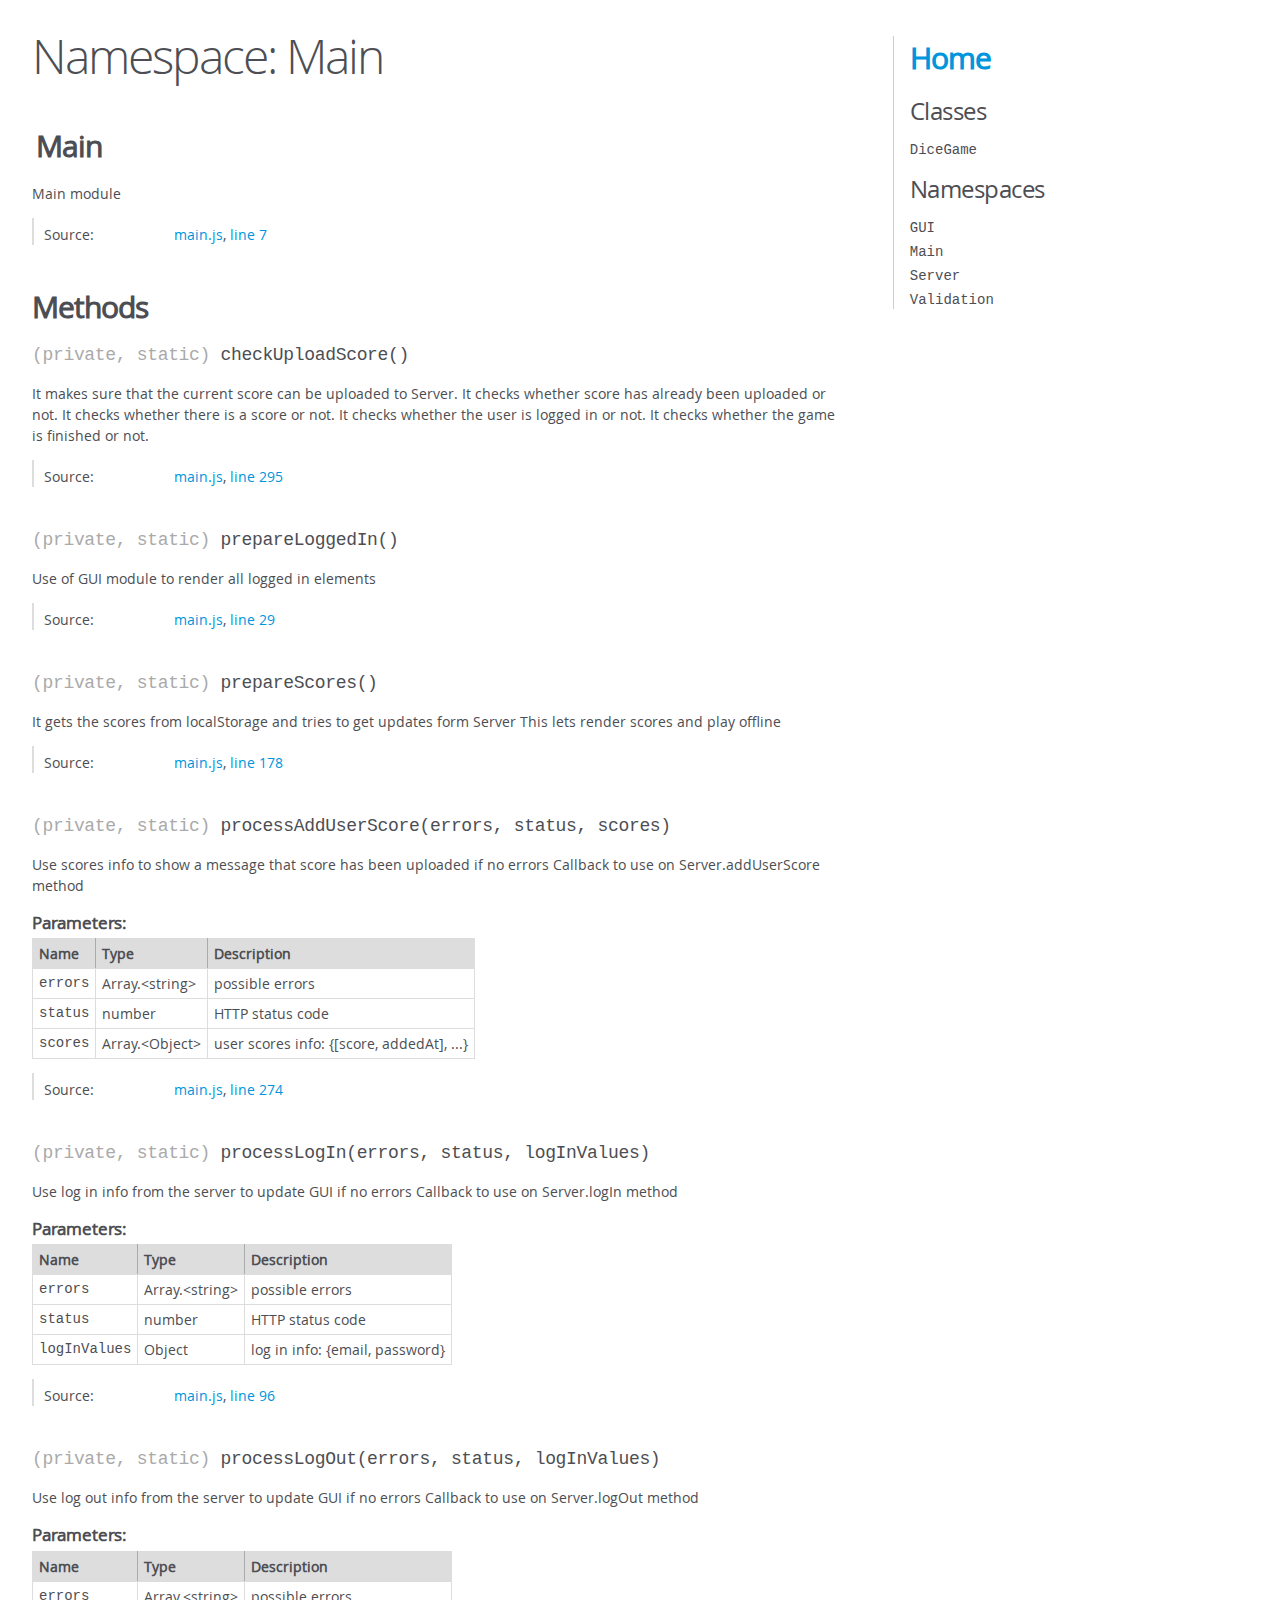
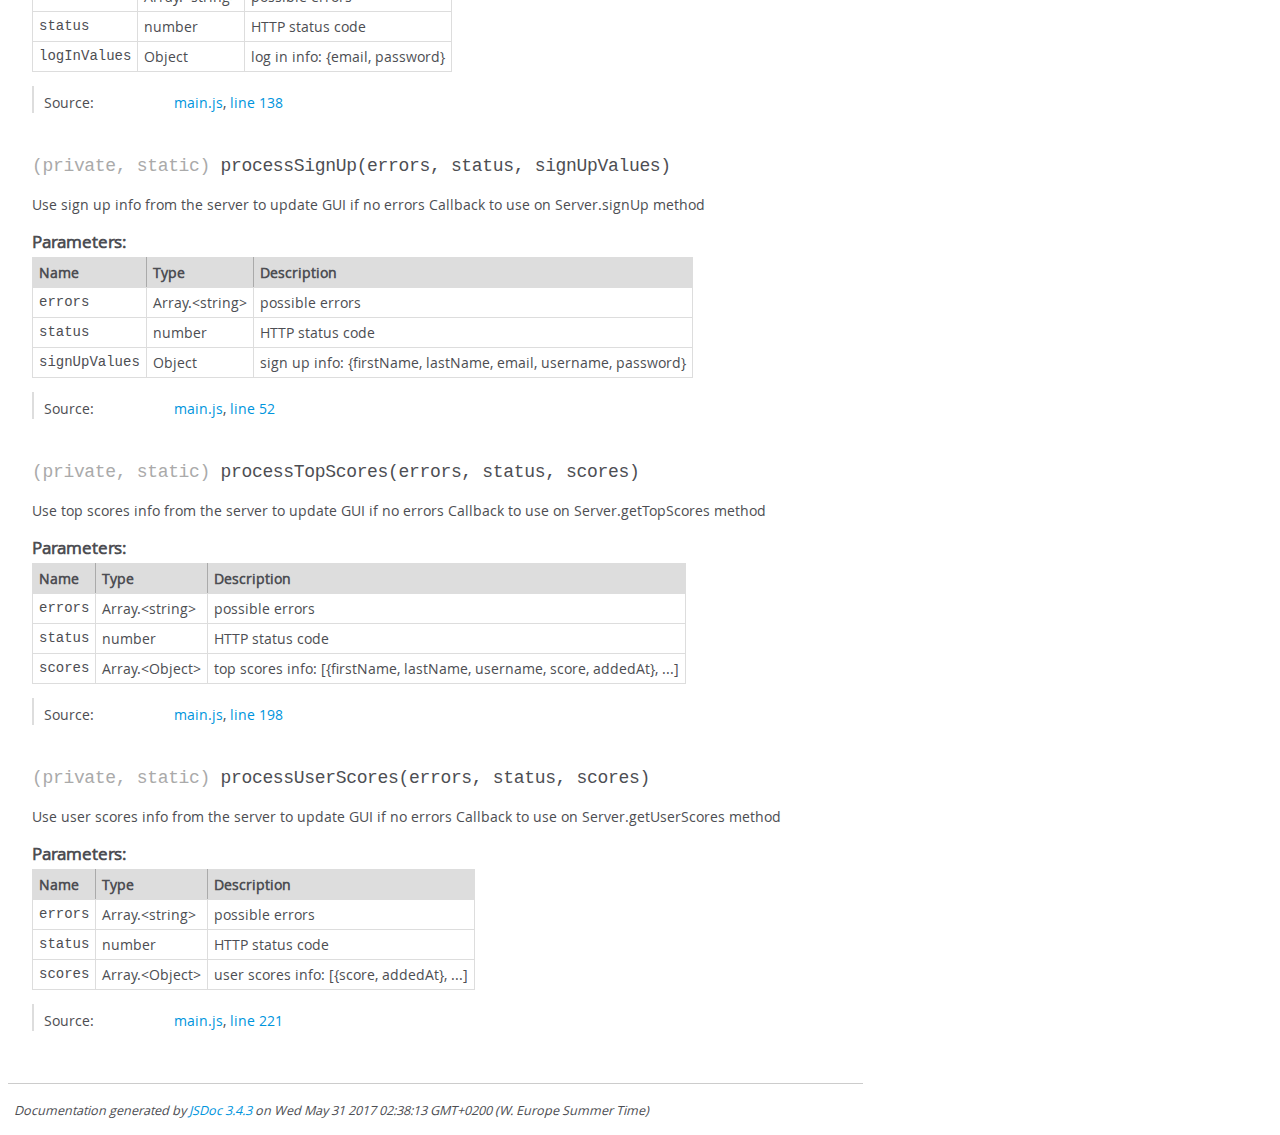
<file: documentation/Main.html>
<!DOCTYPE html>
<html lang="en">
<head>
    <meta charset="utf-8">
    <title>JSDoc: Namespace: Main</title>

    <script src="scripts/prettify/prettify.js"> </script>
    <script src="scripts/prettify/lang-css.js"> </script>
    <!--[if lt IE 9]>
      <script src="//html5shiv.googlecode.com/svn/trunk/html5.js"></script>
    <![endif]-->
    <link type="text/css" rel="stylesheet" href="styles/prettify-tomorrow.css">
    <link type="text/css" rel="stylesheet" href="styles/jsdoc-default.css">
</head>

<body>

<div id="main">

    <h1 class="page-title">Namespace: Main</h1>

    




<section>

<header>
    
        <h2>Main</h2>
        
    
</header>

<article>
    <div class="container-overview">
    
        
            <div class="description">Main module</div>
        

        


<dl class="details">

    

    

    

    

    

    

    

    

    

    

    

    

    
    <dt class="tag-source">Source:</dt>
    <dd class="tag-source"><ul class="dummy"><li>
        <a href="main.js.html">main.js</a>, <a href="main.js.html#line7">line 7</a>
    </li></ul></dd>
    

    

    

    
</dl>


        
    
    </div>

    

    

    

     

    

    

    
        <h3 class="subsection-title">Methods</h3>

        
            

    

    <h4 class="name" id=".checkUploadScore"><span class="type-signature">(private, static) </span>checkUploadScore<span class="signature">()</span><span class="type-signature"></span></h4>

    



<div class="description">
    It makes sure that the current score can be uploaded to Server.It checks whether score has already been uploaded or not.It checks whether there is a score or not.It checks whether the user is logged in or not.It checks whether the game is finished or not.
</div>













<dl class="details">

    

    

    

    

    

    

    

    

    

    

    

    

    
    <dt class="tag-source">Source:</dt>
    <dd class="tag-source"><ul class="dummy"><li>
        <a href="main.js.html">main.js</a>, <a href="main.js.html#line295">line 295</a>
    </li></ul></dd>
    

    

    

    
</dl>
















        
            

    

    <h4 class="name" id=".prepareLoggedIn"><span class="type-signature">(private, static) </span>prepareLoggedIn<span class="signature">()</span><span class="type-signature"></span></h4>

    



<div class="description">
    Use of GUI module to render all logged in elements
</div>













<dl class="details">

    

    

    

    

    

    

    

    

    

    

    

    

    
    <dt class="tag-source">Source:</dt>
    <dd class="tag-source"><ul class="dummy"><li>
        <a href="main.js.html">main.js</a>, <a href="main.js.html#line29">line 29</a>
    </li></ul></dd>
    

    

    

    
</dl>
















        
            

    

    <h4 class="name" id=".prepareScores"><span class="type-signature">(private, static) </span>prepareScores<span class="signature">()</span><span class="type-signature"></span></h4>

    



<div class="description">
    It gets the scores from localStorage and tries to get updates form ServerThis lets render scores and play offline
</div>













<dl class="details">

    

    

    

    

    

    

    

    

    

    

    

    

    
    <dt class="tag-source">Source:</dt>
    <dd class="tag-source"><ul class="dummy"><li>
        <a href="main.js.html">main.js</a>, <a href="main.js.html#line178">line 178</a>
    </li></ul></dd>
    

    

    

    
</dl>
















        
            

    

    <h4 class="name" id=".processAddUserScore"><span class="type-signature">(private, static) </span>processAddUserScore<span class="signature">(errors, status, scores)</span><span class="type-signature"></span></h4>

    



<div class="description">
    Use scores info to show a message that score has been uploaded if no errorsCallback to use on Server.addUserScore method
</div>









    <h5>Parameters:</h5>
    

<table class="params">
    <thead>
    <tr>
        
        <th>Name</th>
        

        <th>Type</th>

        

        

        <th class="last">Description</th>
    </tr>
    </thead>

    <tbody>
    

        <tr>
            
                <td class="name"><code>errors</code></td>
            

            <td class="type">
            
                
<span class="param-type">Array.&lt;string></span>


            
            </td>

            

            

            <td class="description last">possible errors</td>
        </tr>

    

        <tr>
            
                <td class="name"><code>status</code></td>
            

            <td class="type">
            
                
<span class="param-type">number</span>


            
            </td>

            

            

            <td class="description last">HTTP status code</td>
        </tr>

    

        <tr>
            
                <td class="name"><code>scores</code></td>
            

            <td class="type">
            
                
<span class="param-type">Array.&lt;Object></span>


            
            </td>

            

            

            <td class="description last">user scores info: {[score, addedAt], ...}</td>
        </tr>

    
    </tbody>
</table>






<dl class="details">

    

    

    

    

    

    

    

    

    

    

    

    

    
    <dt class="tag-source">Source:</dt>
    <dd class="tag-source"><ul class="dummy"><li>
        <a href="main.js.html">main.js</a>, <a href="main.js.html#line274">line 274</a>
    </li></ul></dd>
    

    

    

    
</dl>
















        
            

    

    <h4 class="name" id=".processLogIn"><span class="type-signature">(private, static) </span>processLogIn<span class="signature">(errors, status, logInValues)</span><span class="type-signature"></span></h4>

    



<div class="description">
    Use log in info from the server to update GUI if no errorsCallback to use on Server.logIn method
</div>









    <h5>Parameters:</h5>
    

<table class="params">
    <thead>
    <tr>
        
        <th>Name</th>
        

        <th>Type</th>

        

        

        <th class="last">Description</th>
    </tr>
    </thead>

    <tbody>
    

        <tr>
            
                <td class="name"><code>errors</code></td>
            

            <td class="type">
            
                
<span class="param-type">Array.&lt;string></span>


            
            </td>

            

            

            <td class="description last">possible errors</td>
        </tr>

    

        <tr>
            
                <td class="name"><code>status</code></td>
            

            <td class="type">
            
                
<span class="param-type">number</span>


            
            </td>

            

            

            <td class="description last">HTTP status code</td>
        </tr>

    

        <tr>
            
                <td class="name"><code>logInValues</code></td>
            

            <td class="type">
            
                
<span class="param-type">Object</span>


            
            </td>

            

            

            <td class="description last">log in info: {email, password}</td>
        </tr>

    
    </tbody>
</table>






<dl class="details">

    

    

    

    

    

    

    

    

    

    

    

    

    
    <dt class="tag-source">Source:</dt>
    <dd class="tag-source"><ul class="dummy"><li>
        <a href="main.js.html">main.js</a>, <a href="main.js.html#line96">line 96</a>
    </li></ul></dd>
    

    

    

    
</dl>
















        
            

    

    <h4 class="name" id=".processLogOut"><span class="type-signature">(private, static) </span>processLogOut<span class="signature">(errors, status, logInValues)</span><span class="type-signature"></span></h4>

    



<div class="description">
    Use log out info from the server to update GUI if no errorsCallback to use on Server.logOut method
</div>









    <h5>Parameters:</h5>
    

<table class="params">
    <thead>
    <tr>
        
        <th>Name</th>
        

        <th>Type</th>

        

        

        <th class="last">Description</th>
    </tr>
    </thead>

    <tbody>
    

        <tr>
            
                <td class="name"><code>errors</code></td>
            

            <td class="type">
            
                
<span class="param-type">Array.&lt;string></span>


            
            </td>

            

            

            <td class="description last">possible errors</td>
        </tr>

    

        <tr>
            
                <td class="name"><code>status</code></td>
            

            <td class="type">
            
                
<span class="param-type">number</span>


            
            </td>

            

            

            <td class="description last">HTTP status code</td>
        </tr>

    

        <tr>
            
                <td class="name"><code>logInValues</code></td>
            

            <td class="type">
            
                
<span class="param-type">Object</span>


            
            </td>

            

            

            <td class="description last">log in info: {email, password}</td>
        </tr>

    
    </tbody>
</table>






<dl class="details">

    

    

    

    

    

    

    

    

    

    

    

    

    
    <dt class="tag-source">Source:</dt>
    <dd class="tag-source"><ul class="dummy"><li>
        <a href="main.js.html">main.js</a>, <a href="main.js.html#line138">line 138</a>
    </li></ul></dd>
    

    

    

    
</dl>
















        
            

    

    <h4 class="name" id=".processSignUp"><span class="type-signature">(private, static) </span>processSignUp<span class="signature">(errors, status, signUpValues)</span><span class="type-signature"></span></h4>

    



<div class="description">
    Use sign up info from the server to update GUI if no errorsCallback to use on Server.signUp method
</div>









    <h5>Parameters:</h5>
    

<table class="params">
    <thead>
    <tr>
        
        <th>Name</th>
        

        <th>Type</th>

        

        

        <th class="last">Description</th>
    </tr>
    </thead>

    <tbody>
    

        <tr>
            
                <td class="name"><code>errors</code></td>
            

            <td class="type">
            
                
<span class="param-type">Array.&lt;string></span>


            
            </td>

            

            

            <td class="description last">possible errors</td>
        </tr>

    

        <tr>
            
                <td class="name"><code>status</code></td>
            

            <td class="type">
            
                
<span class="param-type">number</span>


            
            </td>

            

            

            <td class="description last">HTTP status code</td>
        </tr>

    

        <tr>
            
                <td class="name"><code>signUpValues</code></td>
            

            <td class="type">
            
                
<span class="param-type">Object</span>


            
            </td>

            

            

            <td class="description last">sign up info: {firstName, lastName, email, username, password}</td>
        </tr>

    
    </tbody>
</table>






<dl class="details">

    

    

    

    

    

    

    

    

    

    

    

    

    
    <dt class="tag-source">Source:</dt>
    <dd class="tag-source"><ul class="dummy"><li>
        <a href="main.js.html">main.js</a>, <a href="main.js.html#line52">line 52</a>
    </li></ul></dd>
    

    

    

    
</dl>
















        
            

    

    <h4 class="name" id=".processTopScores"><span class="type-signature">(private, static) </span>processTopScores<span class="signature">(errors, status, scores)</span><span class="type-signature"></span></h4>

    



<div class="description">
    Use top scores info from the server to update GUI if no errorsCallback to use on Server.getTopScores method
</div>









    <h5>Parameters:</h5>
    

<table class="params">
    <thead>
    <tr>
        
        <th>Name</th>
        

        <th>Type</th>

        

        

        <th class="last">Description</th>
    </tr>
    </thead>

    <tbody>
    

        <tr>
            
                <td class="name"><code>errors</code></td>
            

            <td class="type">
            
                
<span class="param-type">Array.&lt;string></span>


            
            </td>

            

            

            <td class="description last">possible errors</td>
        </tr>

    

        <tr>
            
                <td class="name"><code>status</code></td>
            

            <td class="type">
            
                
<span class="param-type">number</span>


            
            </td>

            

            

            <td class="description last">HTTP status code</td>
        </tr>

    

        <tr>
            
                <td class="name"><code>scores</code></td>
            

            <td class="type">
            
                
<span class="param-type">Array.&lt;Object></span>


            
            </td>

            

            

            <td class="description last">top scores info: [{firstName, lastName, username, score, addedAt}, ...]</td>
        </tr>

    
    </tbody>
</table>






<dl class="details">

    

    

    

    

    

    

    

    

    

    

    

    

    
    <dt class="tag-source">Source:</dt>
    <dd class="tag-source"><ul class="dummy"><li>
        <a href="main.js.html">main.js</a>, <a href="main.js.html#line198">line 198</a>
    </li></ul></dd>
    

    

    

    
</dl>
















        
            

    

    <h4 class="name" id=".processUserScores"><span class="type-signature">(private, static) </span>processUserScores<span class="signature">(errors, status, scores)</span><span class="type-signature"></span></h4>

    



<div class="description">
    Use user scores info from the server to update GUI if no errorsCallback to use on Server.getUserScores method
</div>









    <h5>Parameters:</h5>
    

<table class="params">
    <thead>
    <tr>
        
        <th>Name</th>
        

        <th>Type</th>

        

        

        <th class="last">Description</th>
    </tr>
    </thead>

    <tbody>
    

        <tr>
            
                <td class="name"><code>errors</code></td>
            

            <td class="type">
            
                
<span class="param-type">Array.&lt;string></span>


            
            </td>

            

            

            <td class="description last">possible errors</td>
        </tr>

    

        <tr>
            
                <td class="name"><code>status</code></td>
            

            <td class="type">
            
                
<span class="param-type">number</span>


            
            </td>

            

            

            <td class="description last">HTTP status code</td>
        </tr>

    

        <tr>
            
                <td class="name"><code>scores</code></td>
            

            <td class="type">
            
                
<span class="param-type">Array.&lt;Object></span>


            
            </td>

            

            

            <td class="description last">user scores info: [{score, addedAt}, ...]</td>
        </tr>

    
    </tbody>
</table>






<dl class="details">

    

    

    

    

    

    

    

    

    

    

    

    

    
    <dt class="tag-source">Source:</dt>
    <dd class="tag-source"><ul class="dummy"><li>
        <a href="main.js.html">main.js</a>, <a href="main.js.html#line221">line 221</a>
    </li></ul></dd>
    

    

    

    
</dl>
















        
    

    

    
</article>

</section>




</div>

<nav>
    <h2><a href="index.html">Home</a></h2><h3>Classes</h3><ul><li><a href="DiceGame.html">DiceGame</a></li></ul><h3>Namespaces</h3><ul><li><a href="GUI.html">GUI</a></li><li><a href="Main.html">Main</a></li><li><a href="Server.html">Server</a></li><li><a href="Validation.html">Validation</a></li></ul>
</nav>

<br class="clear">

<footer>
    Documentation generated by <a href="https://github.com/jsdoc3/jsdoc">JSDoc 3.4.3</a> on Wed May 31 2017 02:38:13 GMT+0200 (W. Europe Summer Time)
</footer>

<script> prettyPrint(); </script>
<script src="scripts/linenumber.js"> </script>
</body>
</html>
</file>
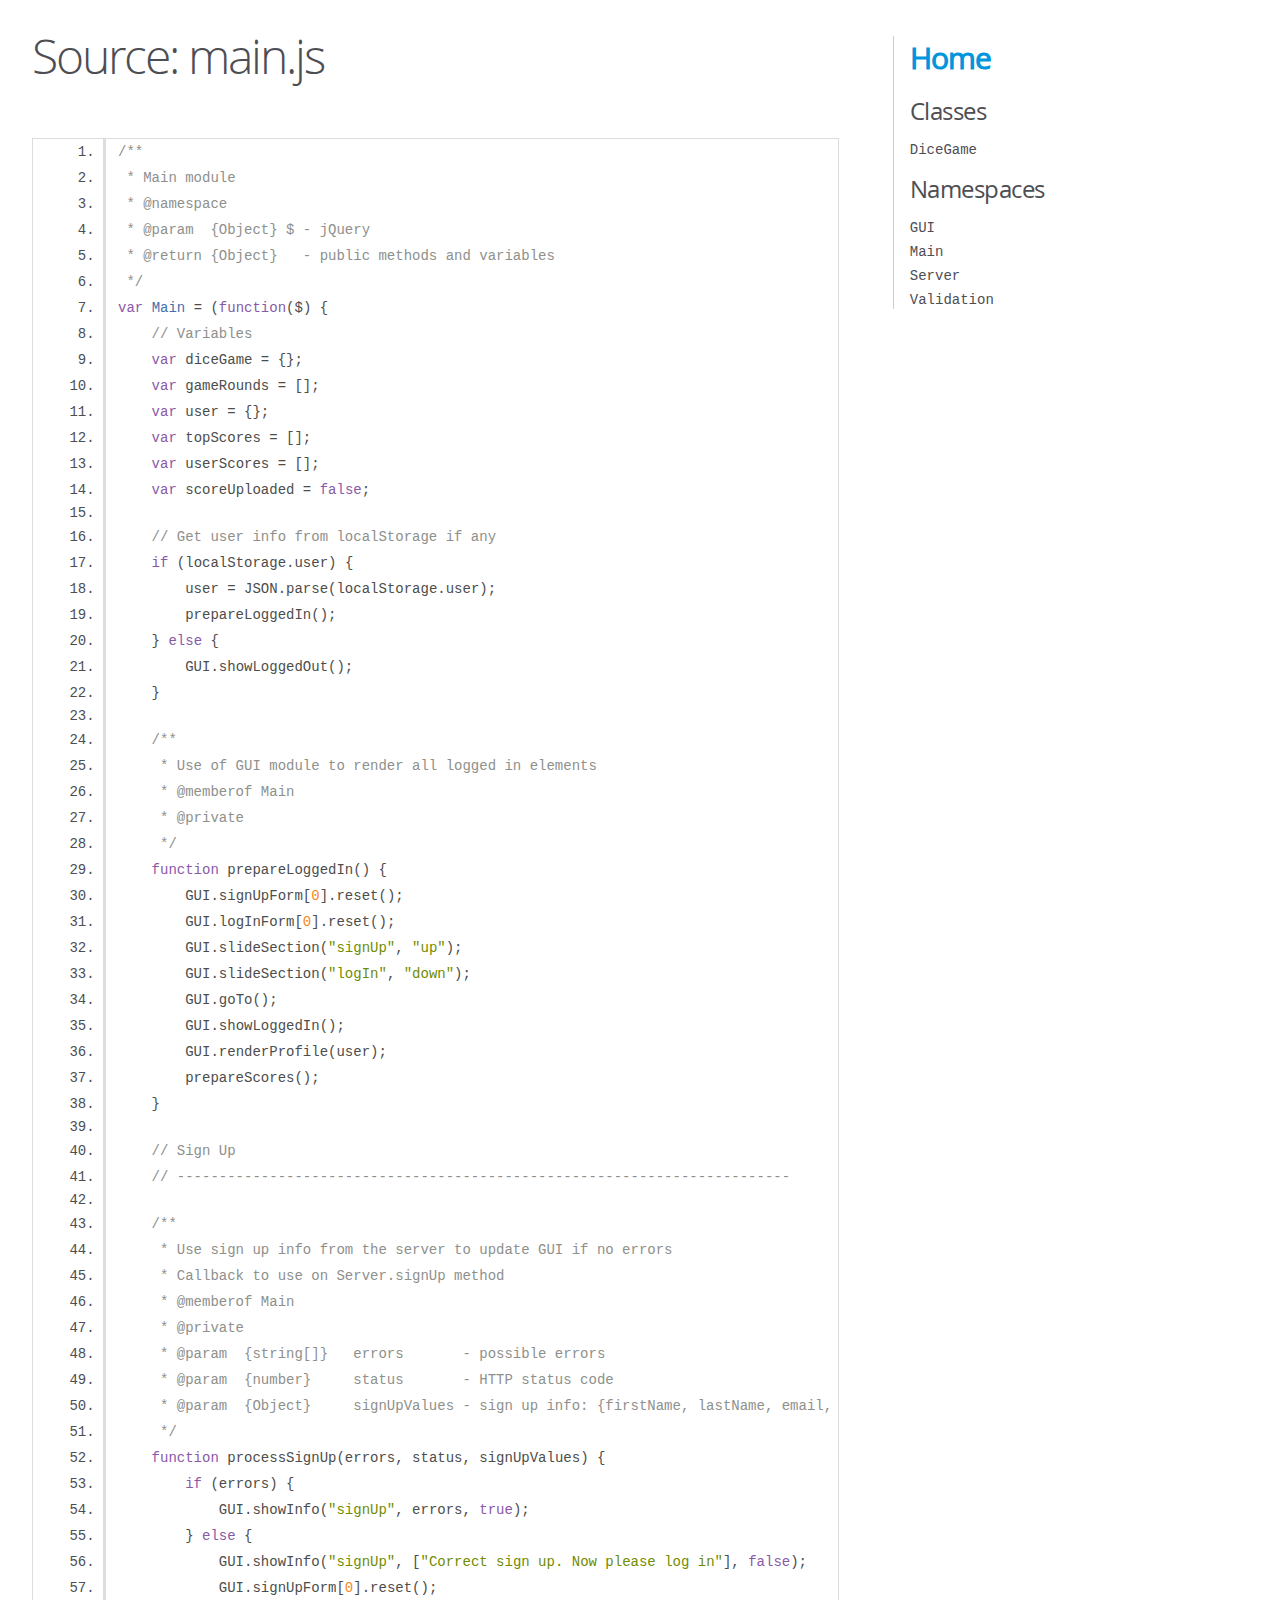
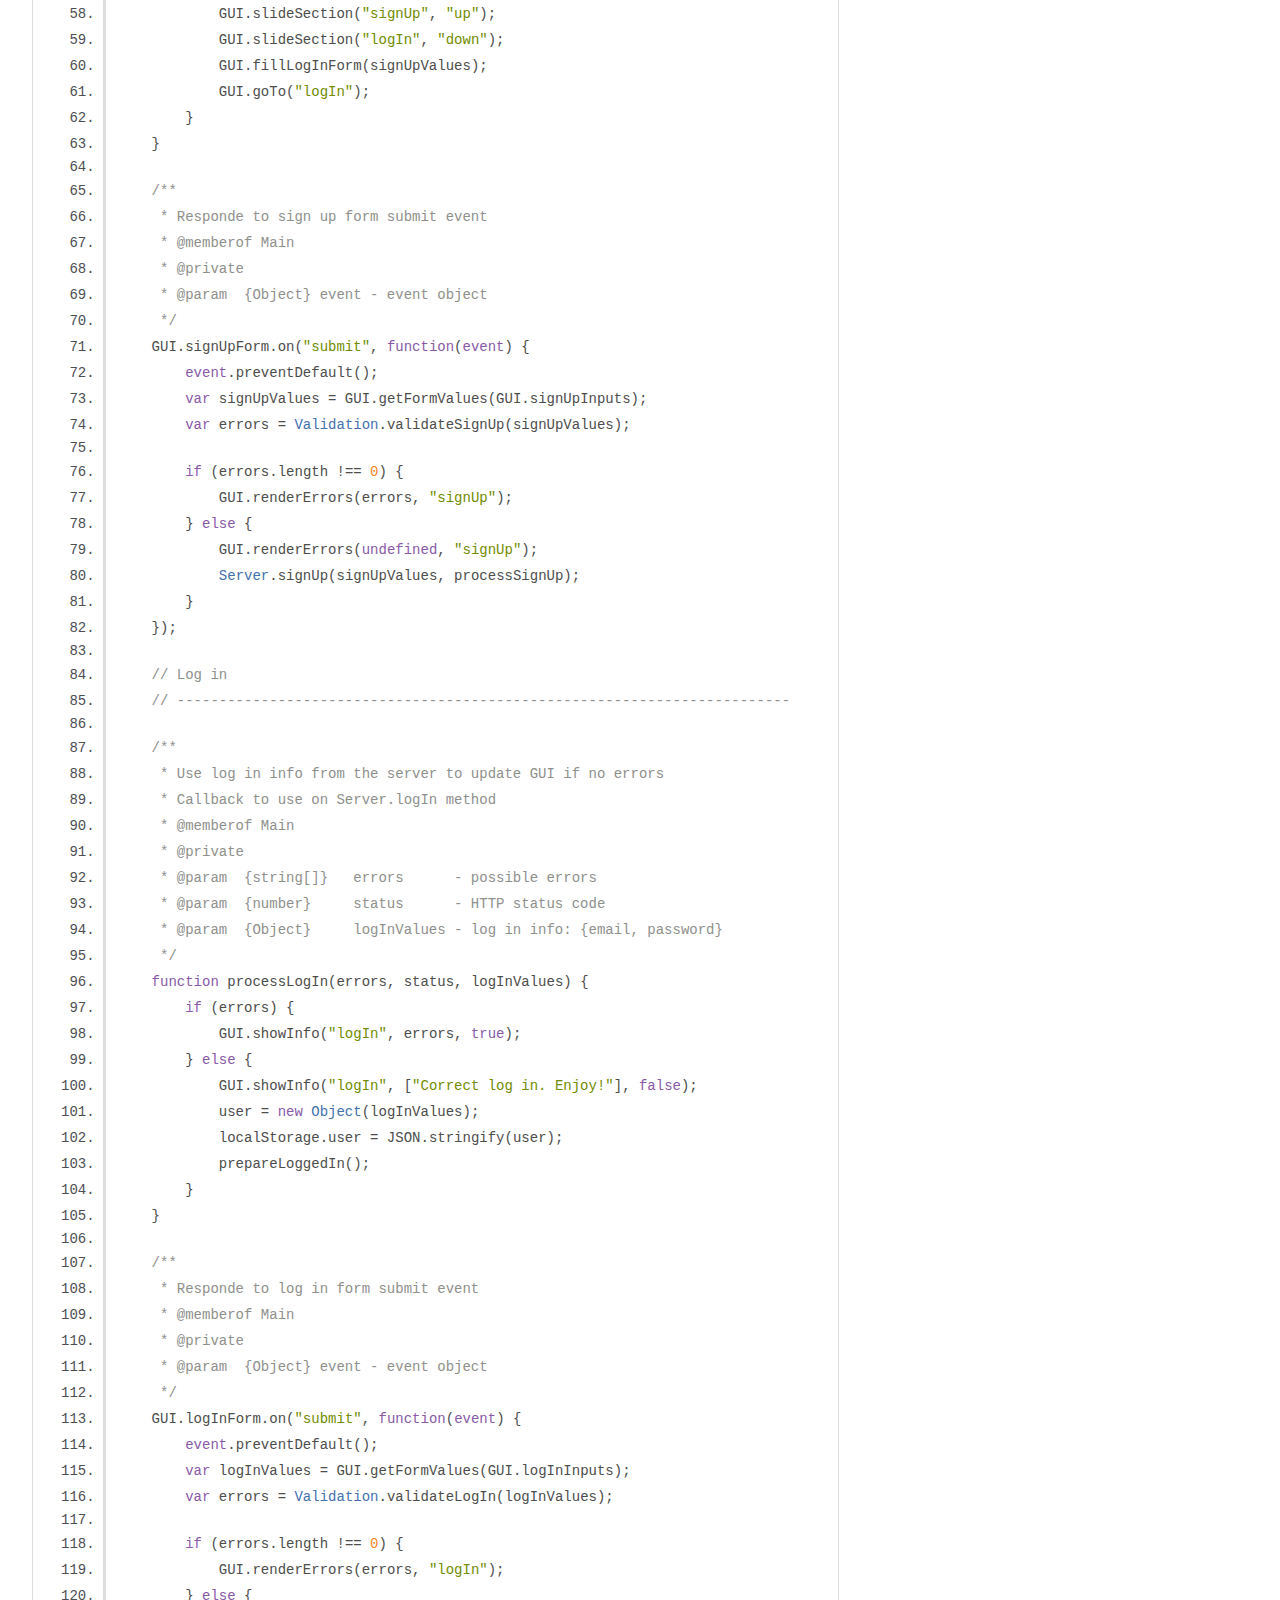
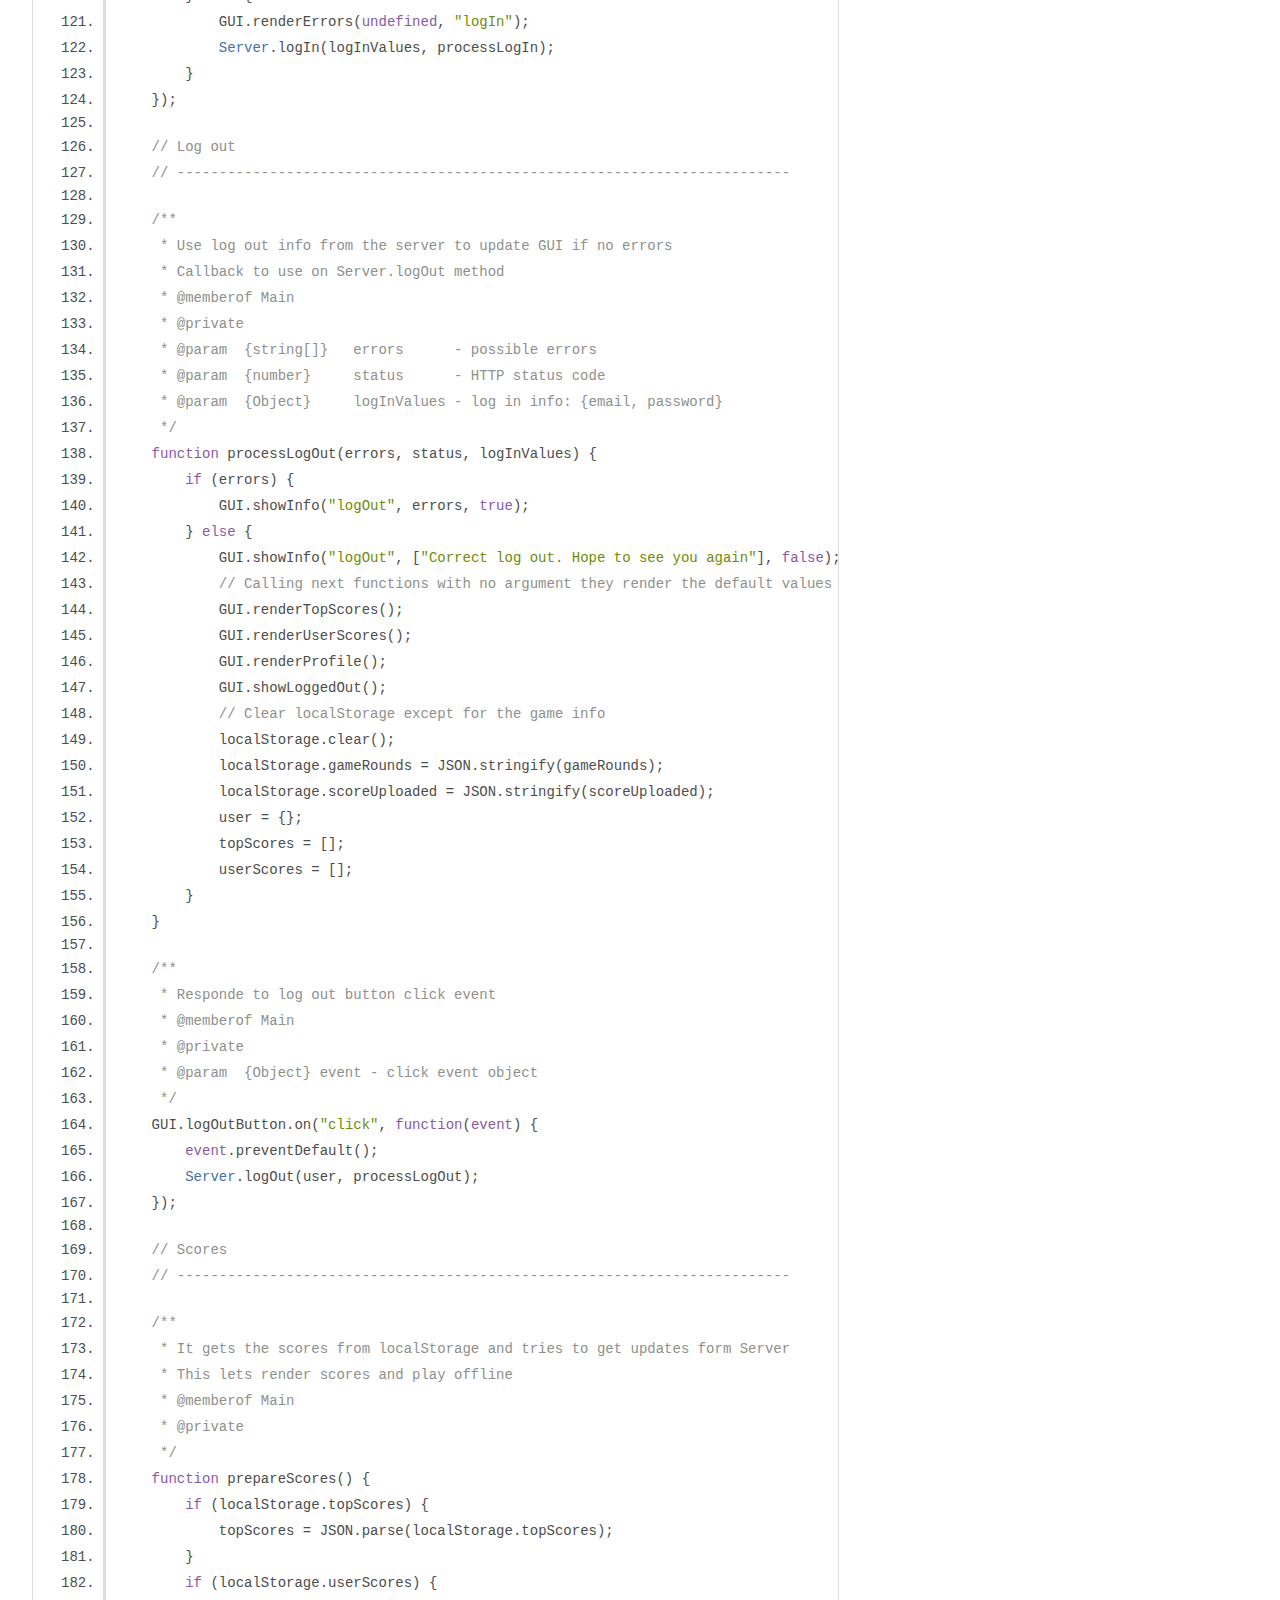
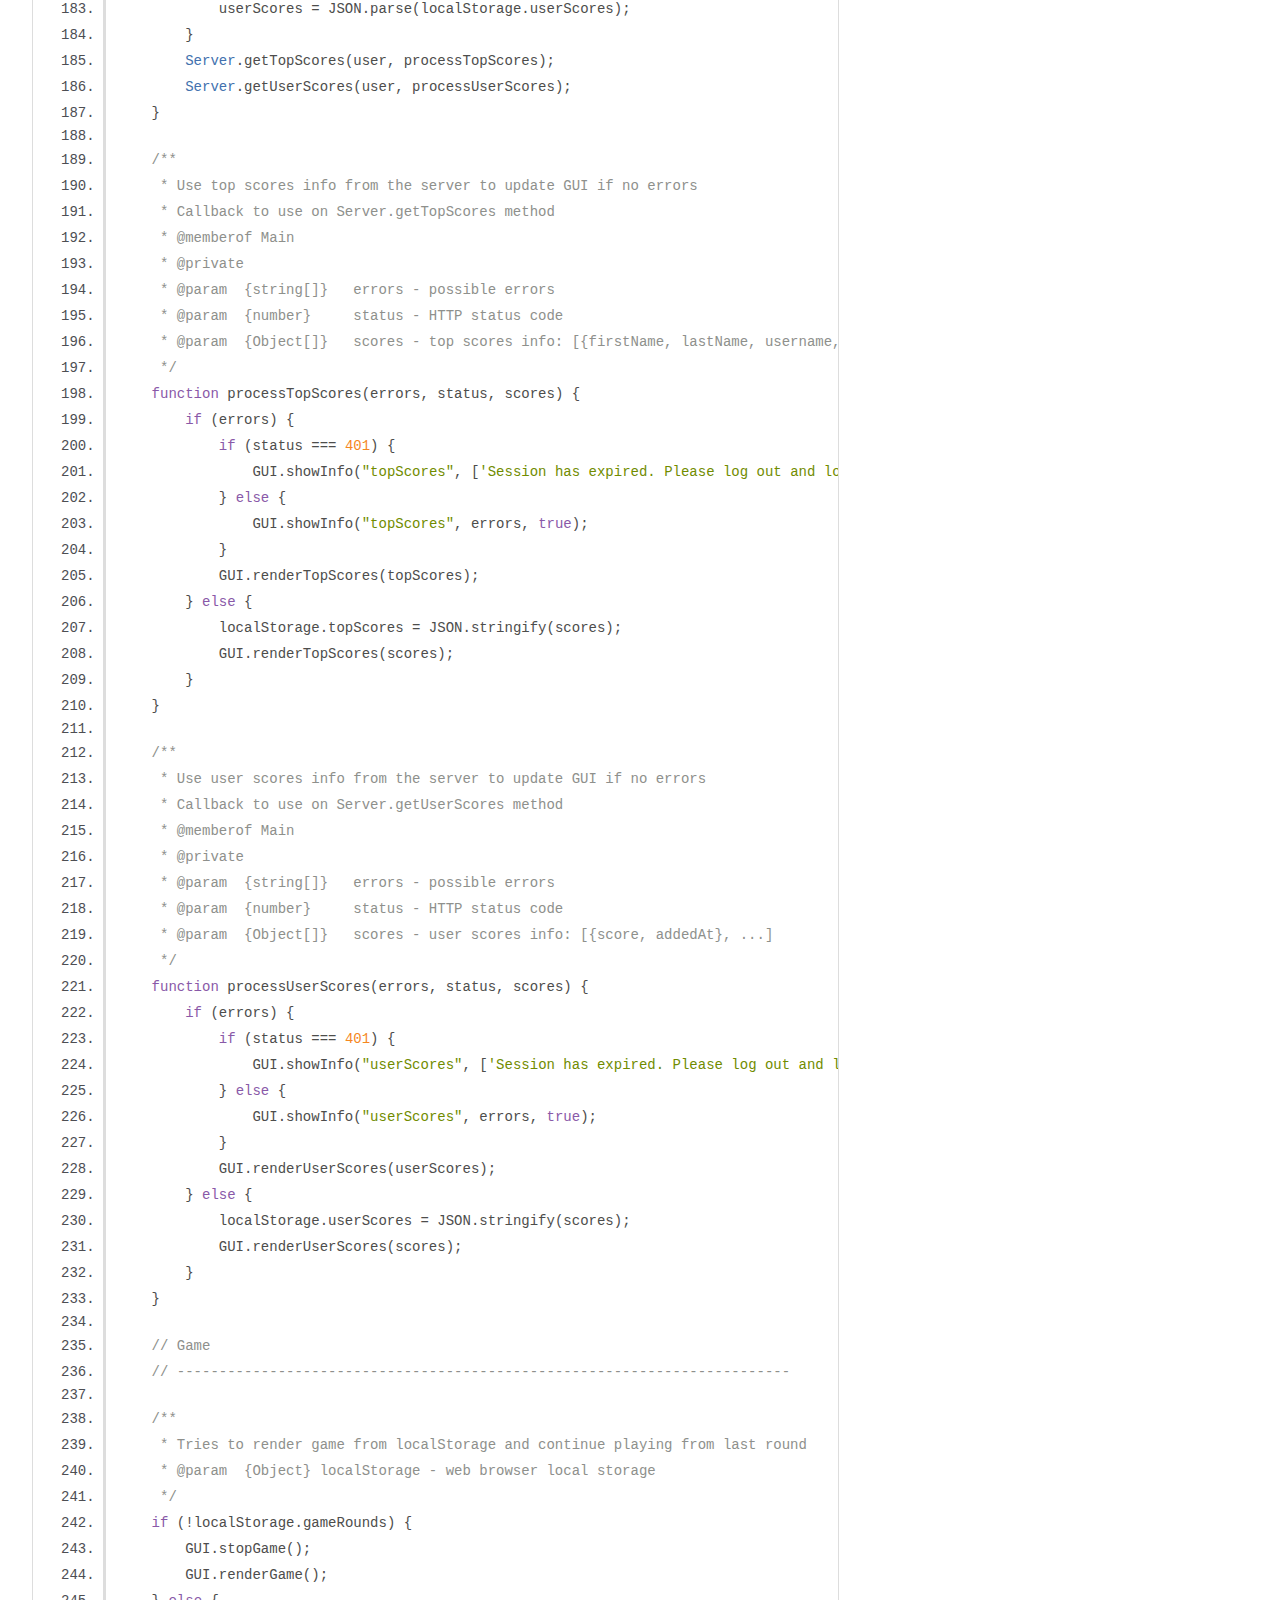
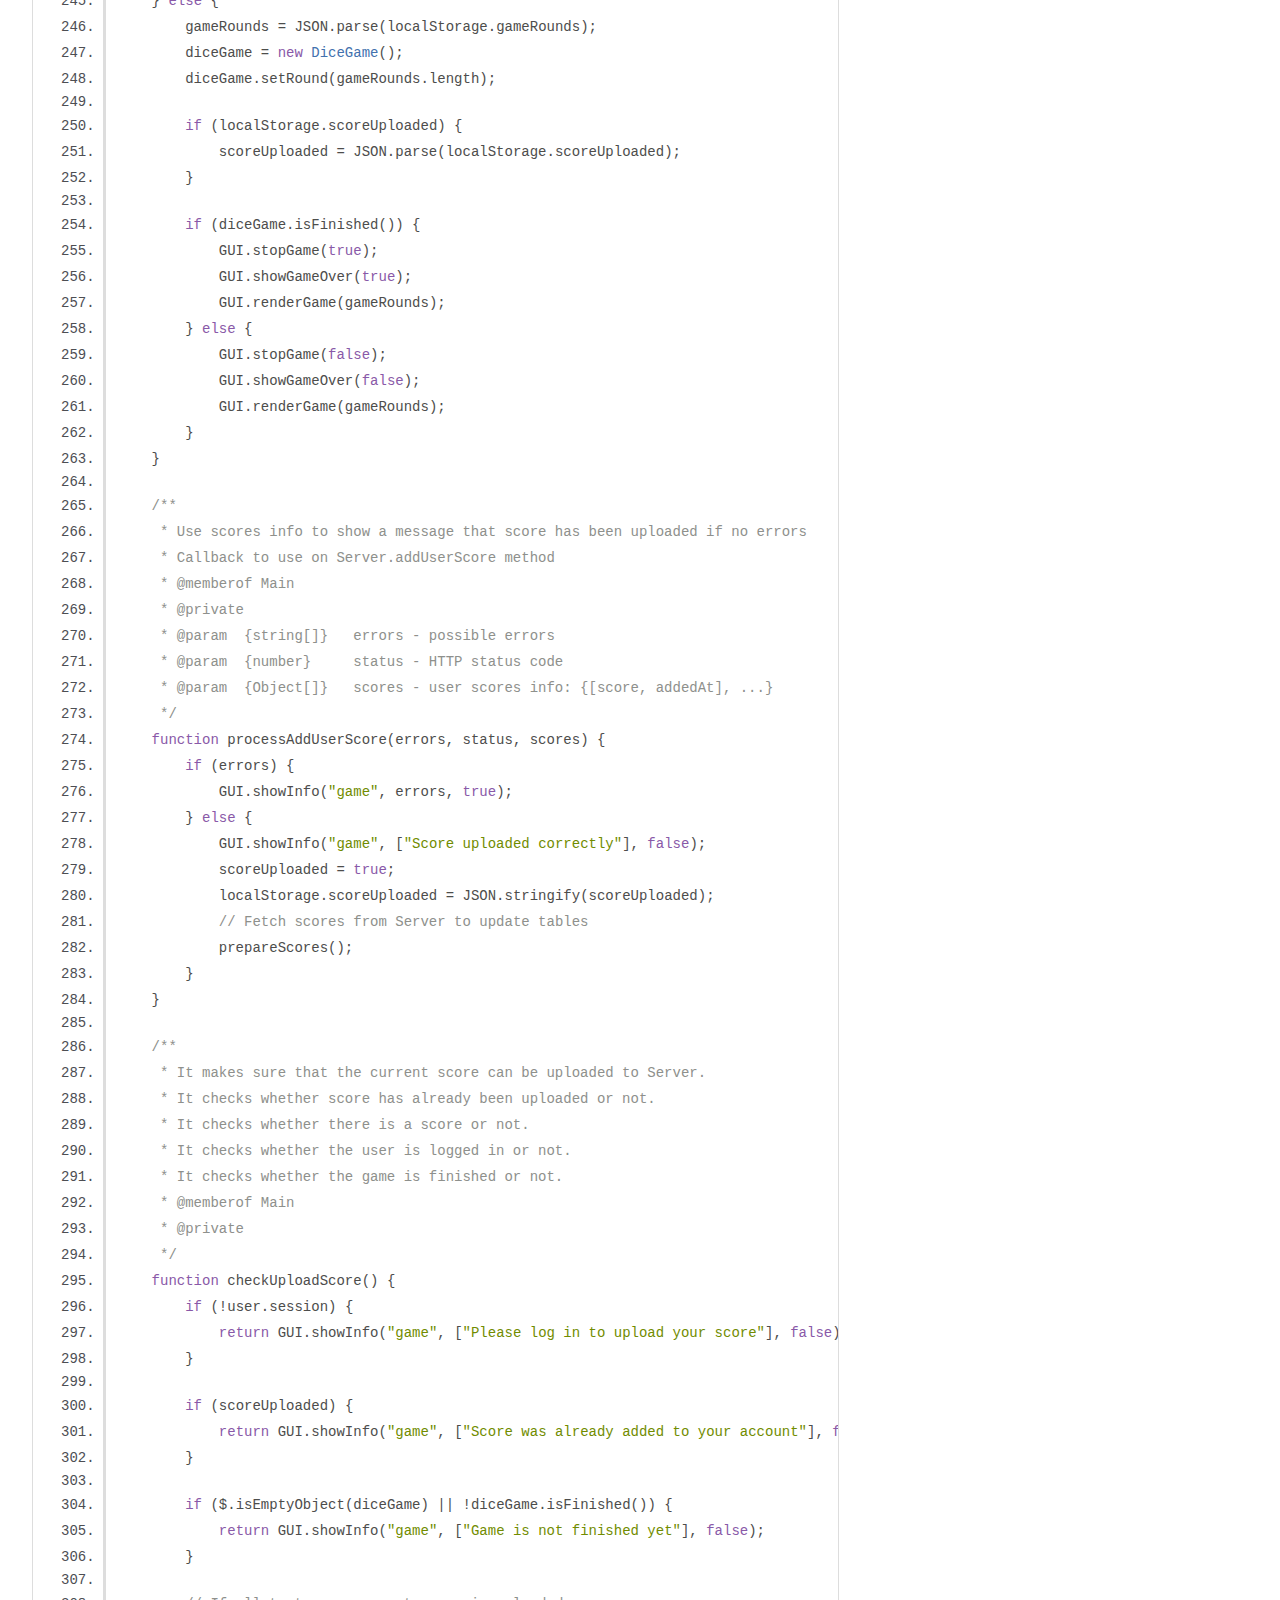
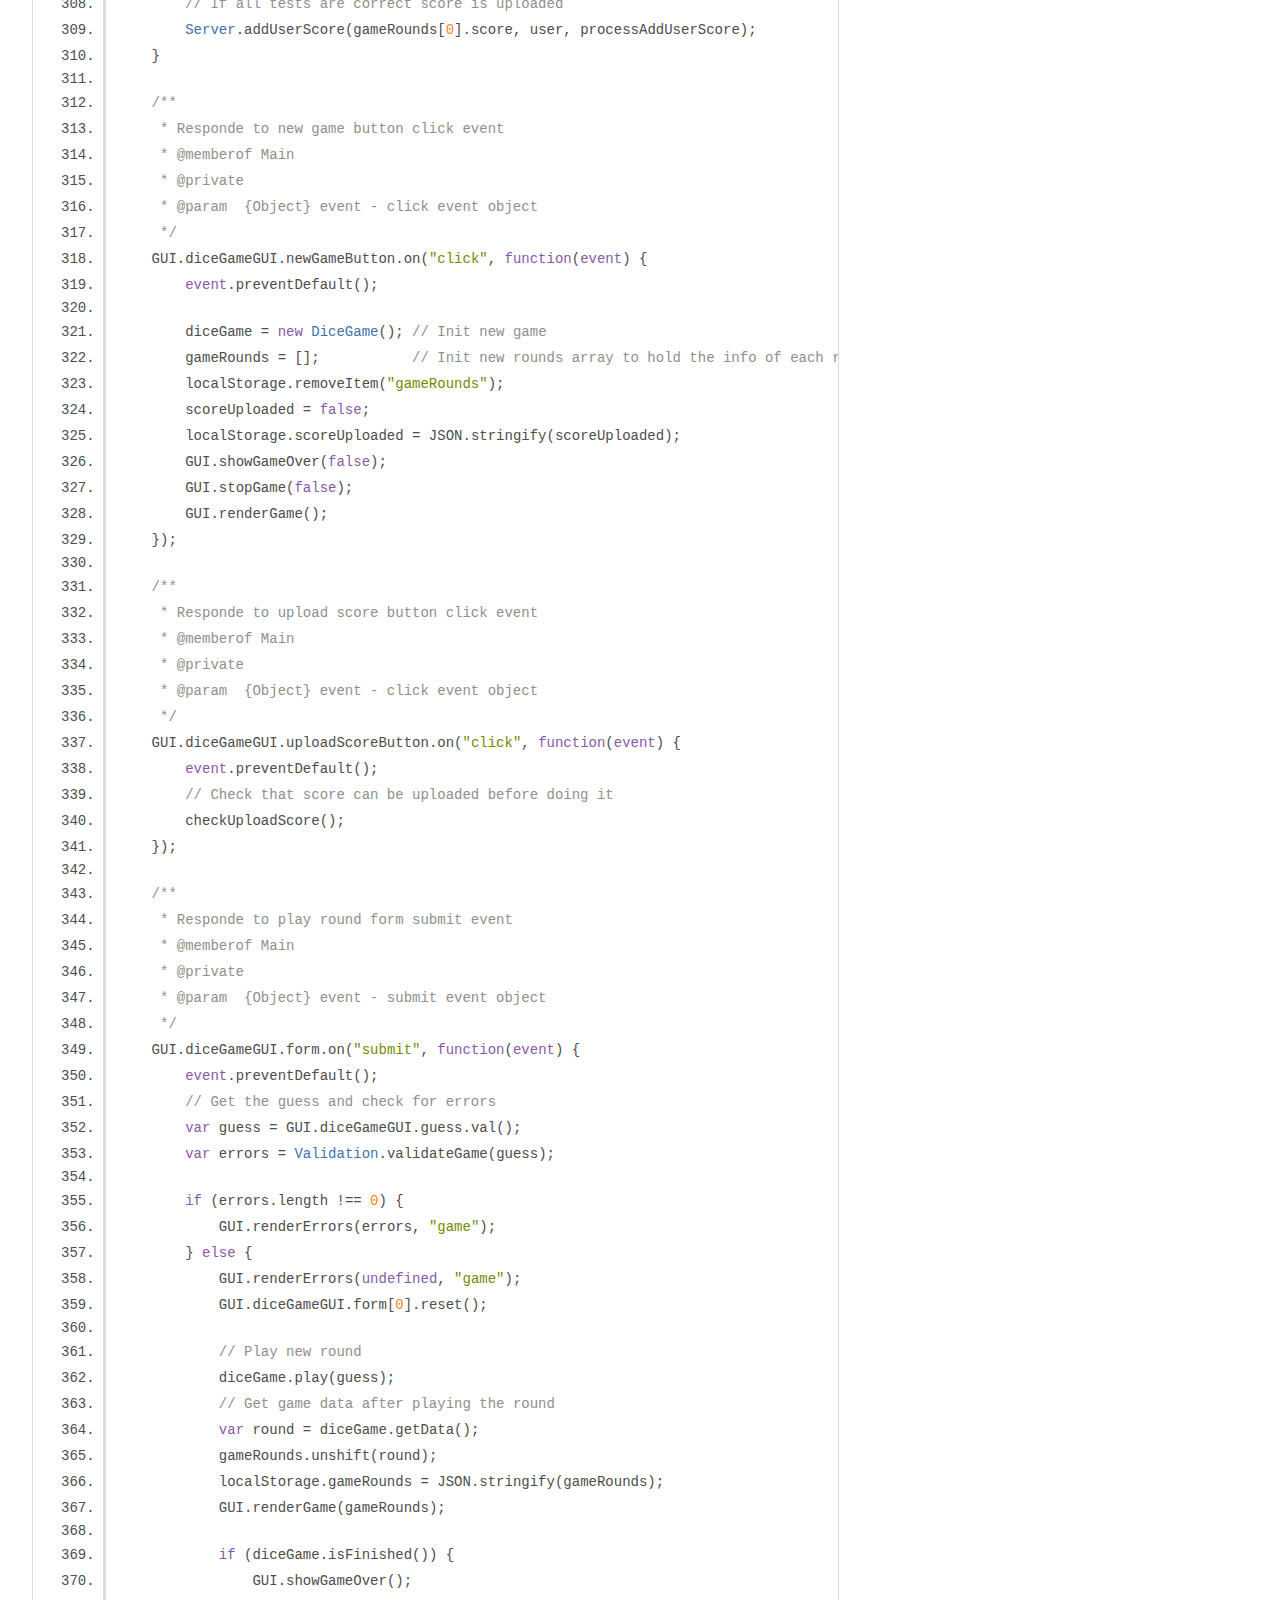
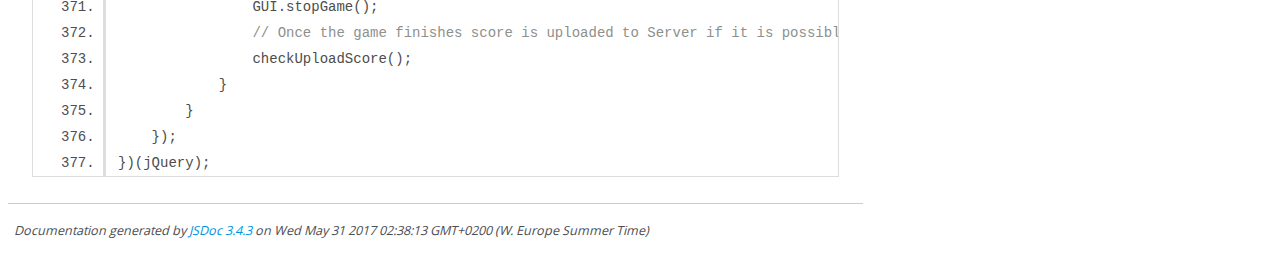
<file: documentation/main.js.html>
<!DOCTYPE html>
<html lang="en">
<head>
    <meta charset="utf-8">
    <title>JSDoc: Source: main.js</title>

    <script src="scripts/prettify/prettify.js"> </script>
    <script src="scripts/prettify/lang-css.js"> </script>
    <!--[if lt IE 9]>
      <script src="//html5shiv.googlecode.com/svn/trunk/html5.js"></script>
    <![endif]-->
    <link type="text/css" rel="stylesheet" href="styles/prettify-tomorrow.css">
    <link type="text/css" rel="stylesheet" href="styles/jsdoc-default.css">
</head>

<body>

<div id="main">

    <h1 class="page-title">Source: main.js</h1>

    



    
    <section>
        <article>
            <pre class="prettyprint source linenums"><code>/**
 * Main module
 * @namespace
 * @param  {Object} $ - jQuery
 * @return {Object}   - public methods and variables
 */
var Main = (function($) {
    // Variables
    var diceGame = {};
    var gameRounds = [];
    var user = {};
    var topScores = [];
    var userScores = [];
    var scoreUploaded = false;

    // Get user info from localStorage if any
    if (localStorage.user) {
        user = JSON.parse(localStorage.user);
        prepareLoggedIn();
    } else {
        GUI.showLoggedOut();
    }

    /**
     * Use of GUI module to render all logged in elements
     * @memberof Main
     * @private
     */
    function prepareLoggedIn() {
        GUI.signUpForm[0].reset();
        GUI.logInForm[0].reset();
        GUI.slideSection("signUp", "up");
        GUI.slideSection("logIn", "down");
        GUI.goTo();
        GUI.showLoggedIn();
        GUI.renderProfile(user);
        prepareScores();
    }

    // Sign Up
    // -------------------------------------------------------------------------

    /**
     * Use sign up info from the server to update GUI if no errors
     * Callback to use on Server.signUp method
     * @memberof Main
     * @private
     * @param  {string[]}   errors       - possible errors
     * @param  {number}     status       - HTTP status code
     * @param  {Object}     signUpValues - sign up info: {firstName, lastName, email, username, password}
     */
    function processSignUp(errors, status, signUpValues) {
        if (errors) {
            GUI.showInfo("signUp", errors, true);
        } else {
            GUI.showInfo("signUp", ["Correct sign up. Now please log in"], false);
            GUI.signUpForm[0].reset();
            GUI.slideSection("signUp", "up");
            GUI.slideSection("logIn", "down");
            GUI.fillLogInForm(signUpValues);
            GUI.goTo("logIn");
        }
    }

    /**
     * Responde to sign up form submit event
     * @memberof Main
     * @private
     * @param  {Object} event - event object
     */
    GUI.signUpForm.on("submit", function(event) {
        event.preventDefault();
        var signUpValues = GUI.getFormValues(GUI.signUpInputs);
        var errors = Validation.validateSignUp(signUpValues);

        if (errors.length !== 0) {
            GUI.renderErrors(errors, "signUp");
        } else {
            GUI.renderErrors(undefined, "signUp");
            Server.signUp(signUpValues, processSignUp);
        }
    });

    // Log in
    // -------------------------------------------------------------------------

    /**
     * Use log in info from the server to update GUI if no errors
     * Callback to use on Server.logIn method
     * @memberof Main
     * @private
     * @param  {string[]}   errors      - possible errors
     * @param  {number}     status      - HTTP status code
     * @param  {Object}     logInValues - log in info: {email, password}
     */
    function processLogIn(errors, status, logInValues) {
        if (errors) {
            GUI.showInfo("logIn", errors, true);
        } else {
            GUI.showInfo("logIn", ["Correct log in. Enjoy!"], false);
            user = new Object(logInValues);
            localStorage.user = JSON.stringify(user);
            prepareLoggedIn();
        }
    }

    /**
     * Responde to log in form submit event
     * @memberof Main
     * @private
     * @param  {Object} event - event object
     */
    GUI.logInForm.on("submit", function(event) {
        event.preventDefault();
        var logInValues = GUI.getFormValues(GUI.logInInputs);
        var errors = Validation.validateLogIn(logInValues);

        if (errors.length !== 0) {
            GUI.renderErrors(errors, "logIn");
        } else {
            GUI.renderErrors(undefined, "logIn");
            Server.logIn(logInValues, processLogIn);
        }
    });

    // Log out
    // -------------------------------------------------------------------------

    /**
     * Use log out info from the server to update GUI if no errors
     * Callback to use on Server.logOut method
     * @memberof Main
     * @private
     * @param  {string[]}   errors      - possible errors
     * @param  {number}     status      - HTTP status code
     * @param  {Object}     logInValues - log in info: {email, password}
     */
    function processLogOut(errors, status, logInValues) {
        if (errors) {
            GUI.showInfo("logOut", errors, true);
        } else {
            GUI.showInfo("logOut", ["Correct log out. Hope to see you again"], false);
            // Calling next functions with no argument they render the default values
            GUI.renderTopScores();
            GUI.renderUserScores();
            GUI.renderProfile();
            GUI.showLoggedOut();
            // Clear localStorage except for the game info
            localStorage.clear();
            localStorage.gameRounds = JSON.stringify(gameRounds);
            localStorage.scoreUploaded = JSON.stringify(scoreUploaded);
            user = {};
            topScores = [];
            userScores = [];
        }
    }

    /**
     * Responde to log out button click event
     * @memberof Main
     * @private
     * @param  {Object} event - click event object
     */
    GUI.logOutButton.on("click", function(event) {
        event.preventDefault();
        Server.logOut(user, processLogOut);
    });

    // Scores
    // -------------------------------------------------------------------------

    /**
     * It gets the scores from localStorage and tries to get updates form Server
     * This lets render scores and play offline
     * @memberof Main
     * @private
     */
    function prepareScores() {
        if (localStorage.topScores) {
            topScores = JSON.parse(localStorage.topScores);
        }
        if (localStorage.userScores) {
            userScores = JSON.parse(localStorage.userScores);
        }
        Server.getTopScores(user, processTopScores);
        Server.getUserScores(user, processUserScores);
    }

    /**
     * Use top scores info from the server to update GUI if no errors
     * Callback to use on Server.getTopScores method
     * @memberof Main
     * @private
     * @param  {string[]}   errors - possible errors
     * @param  {number}     status - HTTP status code
     * @param  {Object[]}   scores - top scores info: [{firstName, lastName, username, score, addedAt}, ...]
     */
    function processTopScores(errors, status, scores) {
        if (errors) {
            if (status === 401) {
                GUI.showInfo("topScores", ['Session has expired. Please log out and log in again.'], true);
            } else {
                GUI.showInfo("topScores", errors, true);
            }
            GUI.renderTopScores(topScores);
        } else {
            localStorage.topScores = JSON.stringify(scores);
            GUI.renderTopScores(scores);
        }
    }

    /**
     * Use user scores info from the server to update GUI if no errors
     * Callback to use on Server.getUserScores method
     * @memberof Main
     * @private
     * @param  {string[]}   errors - possible errors
     * @param  {number}     status - HTTP status code
     * @param  {Object[]}   scores - user scores info: [{score, addedAt}, ...]
     */
    function processUserScores(errors, status, scores) {
        if (errors) {
            if (status === 401) {
                GUI.showInfo("userScores", ['Session has expired. Please log out and log in again.'], true);
            } else {
                GUI.showInfo("userScores", errors, true);
            }
            GUI.renderUserScores(userScores);
        } else {
            localStorage.userScores = JSON.stringify(scores);
            GUI.renderUserScores(scores);
        }
    }

    // Game
    // -------------------------------------------------------------------------

    /**
     * Tries to render game from localStorage and continue playing from last round
     * @param  {Object} localStorage - web browser local storage
     */
    if (!localStorage.gameRounds) {
        GUI.stopGame();
        GUI.renderGame();
    } else {
        gameRounds = JSON.parse(localStorage.gameRounds);
        diceGame = new DiceGame();
        diceGame.setRound(gameRounds.length);

        if (localStorage.scoreUploaded) {
            scoreUploaded = JSON.parse(localStorage.scoreUploaded);
        }

        if (diceGame.isFinished()) {
            GUI.stopGame(true);
            GUI.showGameOver(true);
            GUI.renderGame(gameRounds);
        } else {
            GUI.stopGame(false);
            GUI.showGameOver(false);
            GUI.renderGame(gameRounds);
        }
    }

    /**
     * Use scores info to show a message that score has been uploaded if no errors
     * Callback to use on Server.addUserScore method
     * @memberof Main
     * @private
     * @param  {string[]}   errors - possible errors
     * @param  {number}     status - HTTP status code
     * @param  {Object[]}   scores - user scores info: {[score, addedAt], ...}
     */
    function processAddUserScore(errors, status, scores) {
        if (errors) {
            GUI.showInfo("game", errors, true);
        } else {
            GUI.showInfo("game", ["Score uploaded correctly"], false);
            scoreUploaded = true;
            localStorage.scoreUploaded = JSON.stringify(scoreUploaded);
            // Fetch scores from Server to update tables
            prepareScores();
        }
    }

    /**
     * It makes sure that the current score can be uploaded to Server.
     * It checks whether score has already been uploaded or not.
     * It checks whether there is a score or not.
     * It checks whether the user is logged in or not.
     * It checks whether the game is finished or not.
     * @memberof Main
     * @private
     */
    function checkUploadScore() {
        if (!user.session) {
            return GUI.showInfo("game", ["Please log in to upload your score"], false);
        }

        if (scoreUploaded) {
            return GUI.showInfo("game", ["Score was already added to your account"], false);
        }

        if ($.isEmptyObject(diceGame) || !diceGame.isFinished()) {
            return GUI.showInfo("game", ["Game is not finished yet"], false);
        }

        // If all tests are correct score is uploaded
        Server.addUserScore(gameRounds[0].score, user, processAddUserScore);
    }

    /**
     * Responde to new game button click event
     * @memberof Main
     * @private
     * @param  {Object} event - click event object
     */
    GUI.diceGameGUI.newGameButton.on("click", function(event) {
        event.preventDefault();

        diceGame = new DiceGame(); // Init new game
        gameRounds = [];           // Init new rounds array to hold the info of each round
        localStorage.removeItem("gameRounds");
        scoreUploaded = false;
        localStorage.scoreUploaded = JSON.stringify(scoreUploaded);
        GUI.showGameOver(false);
        GUI.stopGame(false);
        GUI.renderGame();
    });

    /**
     * Responde to upload score button click event
     * @memberof Main
     * @private
     * @param  {Object} event - click event object
     */
    GUI.diceGameGUI.uploadScoreButton.on("click", function(event) {
        event.preventDefault();
        // Check that score can be uploaded before doing it
        checkUploadScore();
    });

    /**
     * Responde to play round form submit event
     * @memberof Main
     * @private
     * @param  {Object} event - submit event object
     */
    GUI.diceGameGUI.form.on("submit", function(event) {
        event.preventDefault();
        // Get the guess and check for errors
        var guess = GUI.diceGameGUI.guess.val();
        var errors = Validation.validateGame(guess);

        if (errors.length !== 0) {
            GUI.renderErrors(errors, "game");
        } else {
            GUI.renderErrors(undefined, "game");
            GUI.diceGameGUI.form[0].reset();

            // Play new round
            diceGame.play(guess);
            // Get game data after playing the round
            var round = diceGame.getData();
            gameRounds.unshift(round);
            localStorage.gameRounds = JSON.stringify(gameRounds);
            GUI.renderGame(gameRounds);

            if (diceGame.isFinished()) {
                GUI.showGameOver();
                GUI.stopGame();
                // Once the game finishes score is uploaded to Server if it is possible
                checkUploadScore();
            }
        }
    });
})(jQuery);
</code></pre>
        </article>
    </section>




</div>

<nav>
    <h2><a href="index.html">Home</a></h2><h3>Classes</h3><ul><li><a href="DiceGame.html">DiceGame</a></li></ul><h3>Namespaces</h3><ul><li><a href="GUI.html">GUI</a></li><li><a href="Main.html">Main</a></li><li><a href="Server.html">Server</a></li><li><a href="Validation.html">Validation</a></li></ul>
</nav>

<br class="clear">

<footer>
    Documentation generated by <a href="https://github.com/jsdoc3/jsdoc">JSDoc 3.4.3</a> on Wed May 31 2017 02:38:13 GMT+0200 (W. Europe Summer Time)
</footer>

<script> prettyPrint(); </script>
<script src="scripts/linenumber.js"> </script>
</body>
</html>
</file>
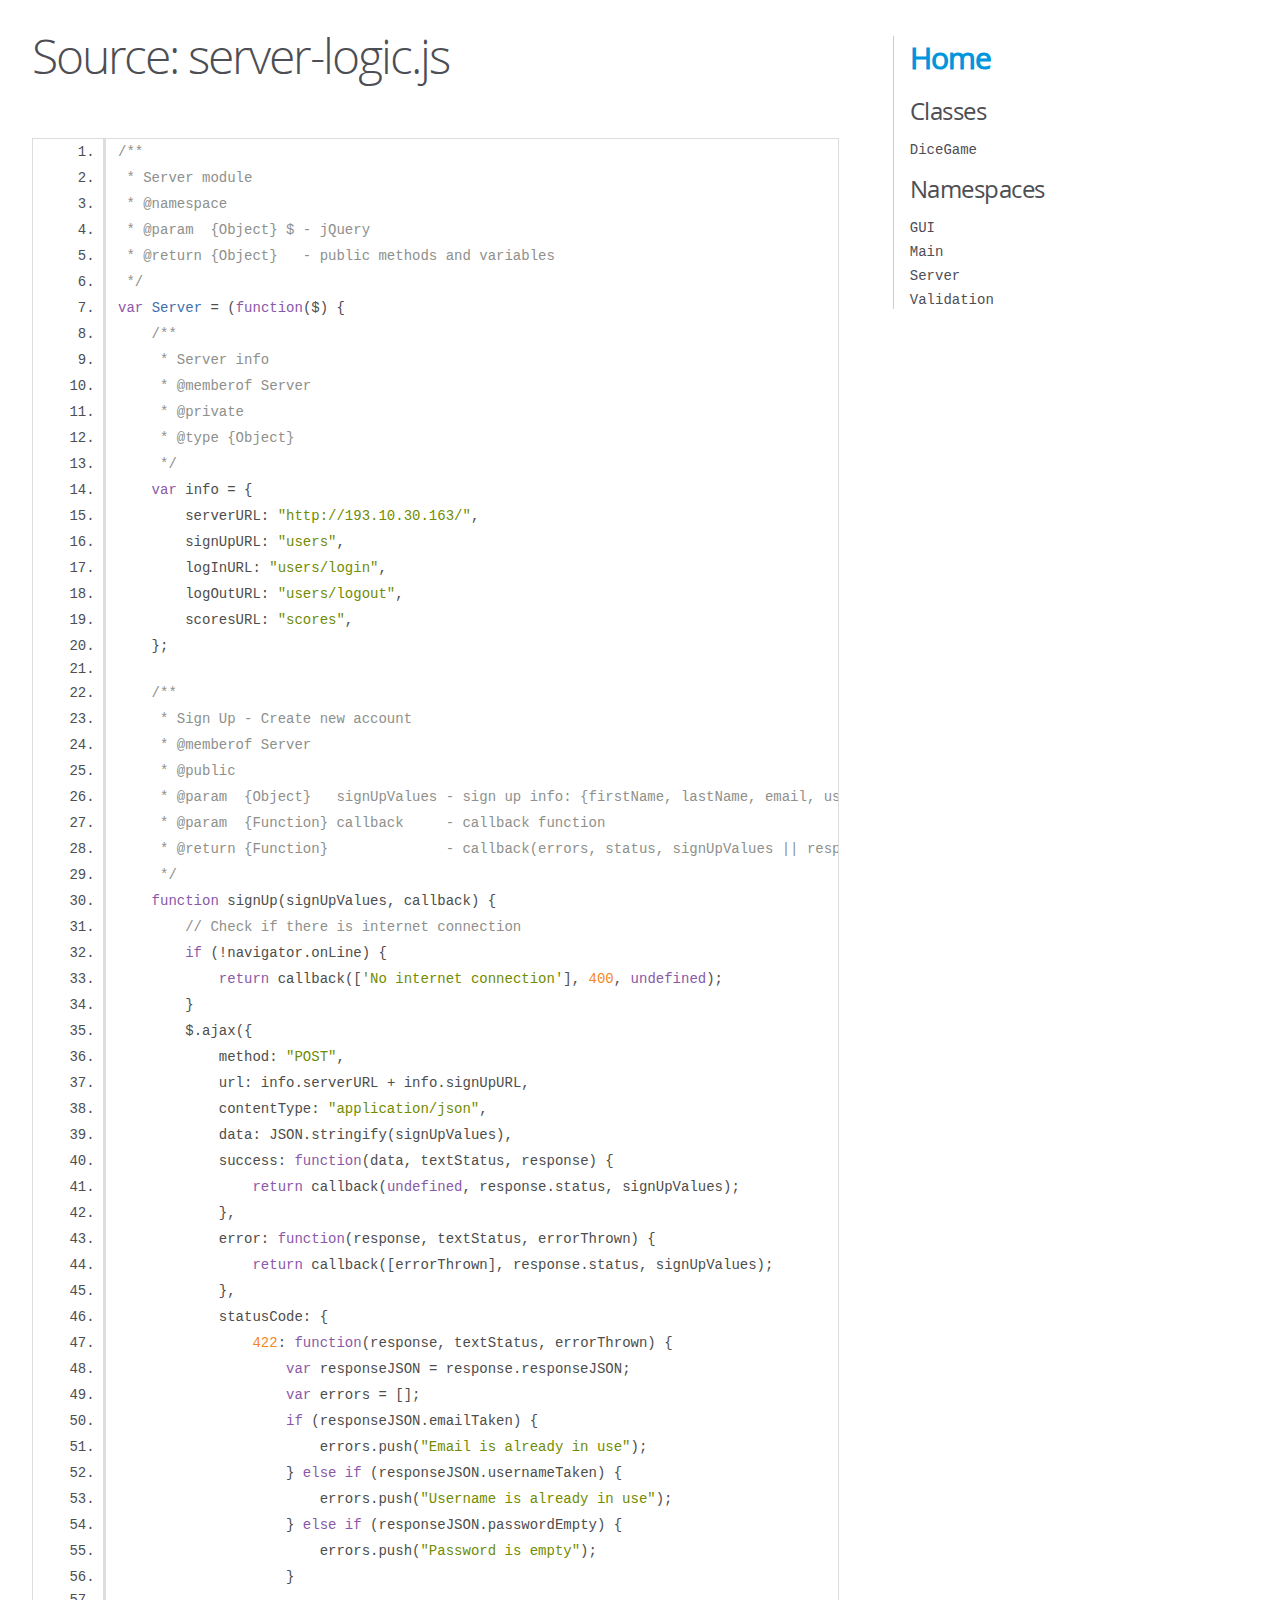
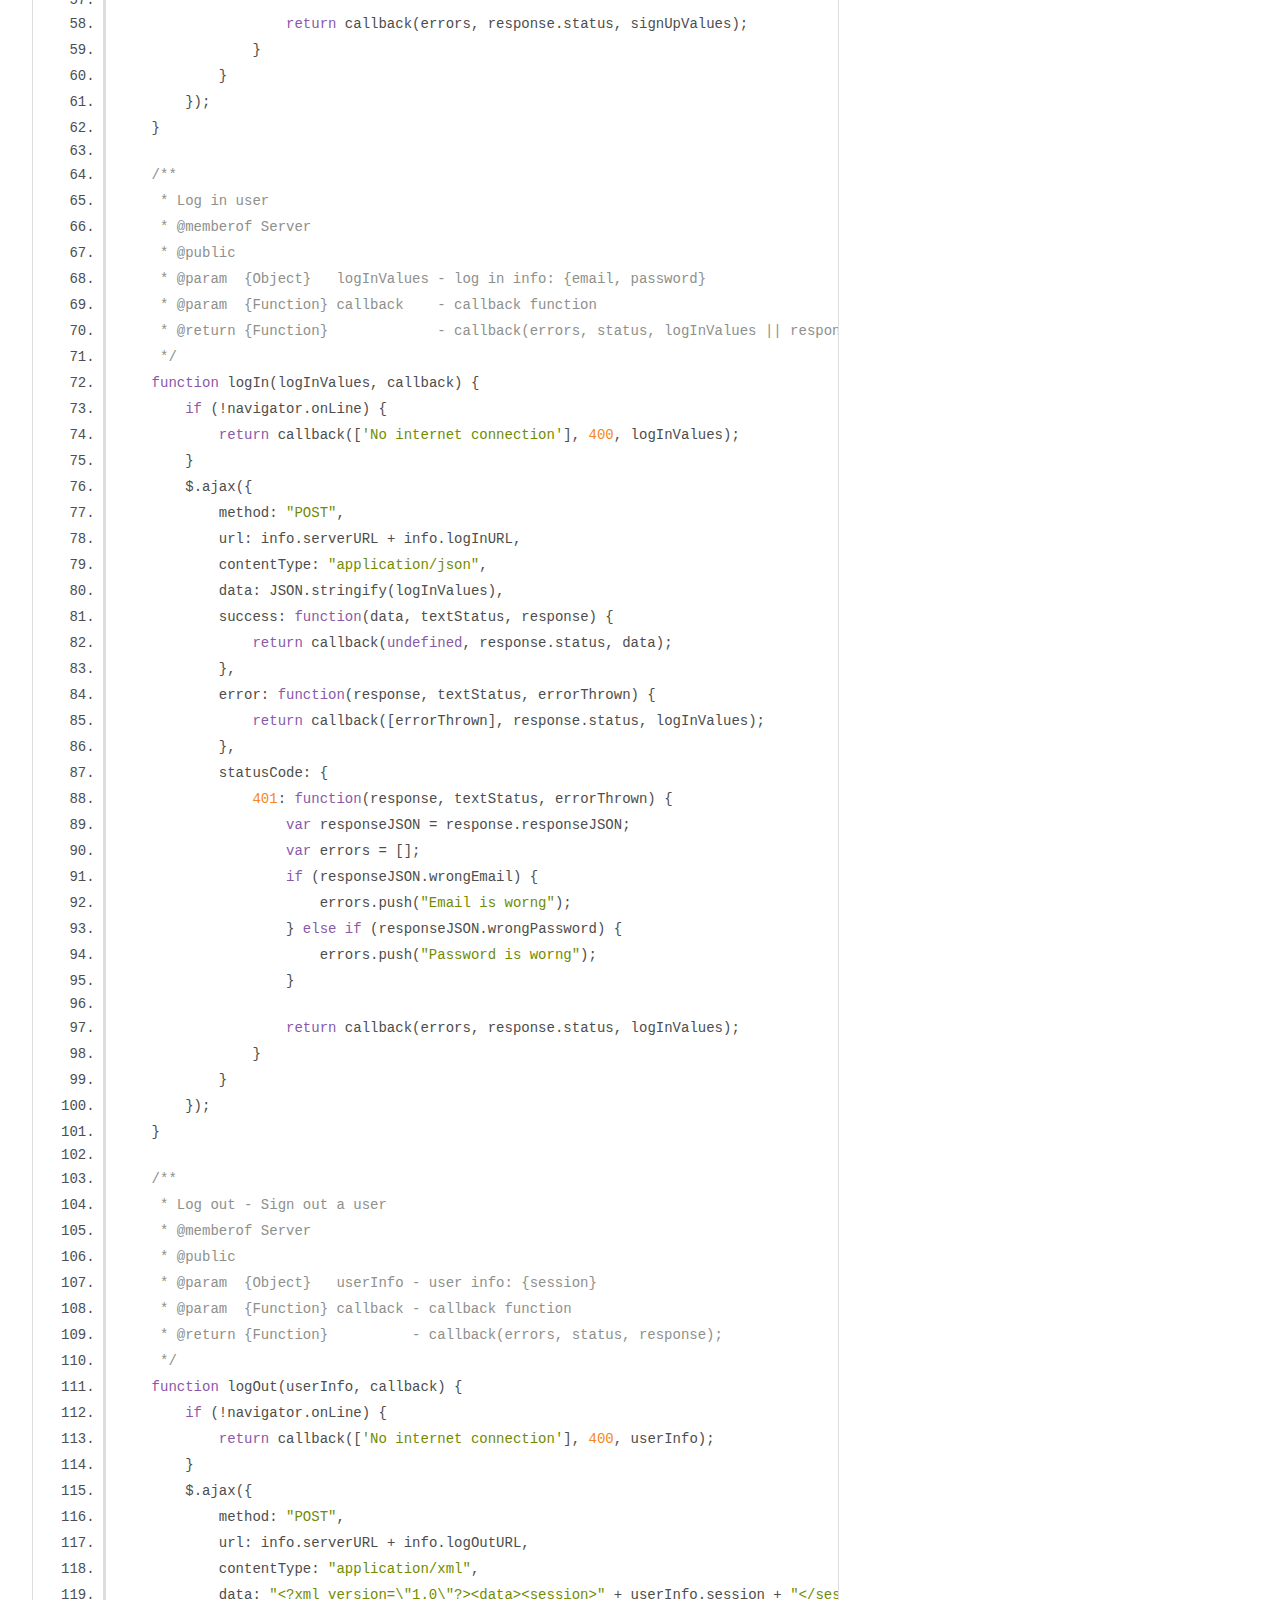
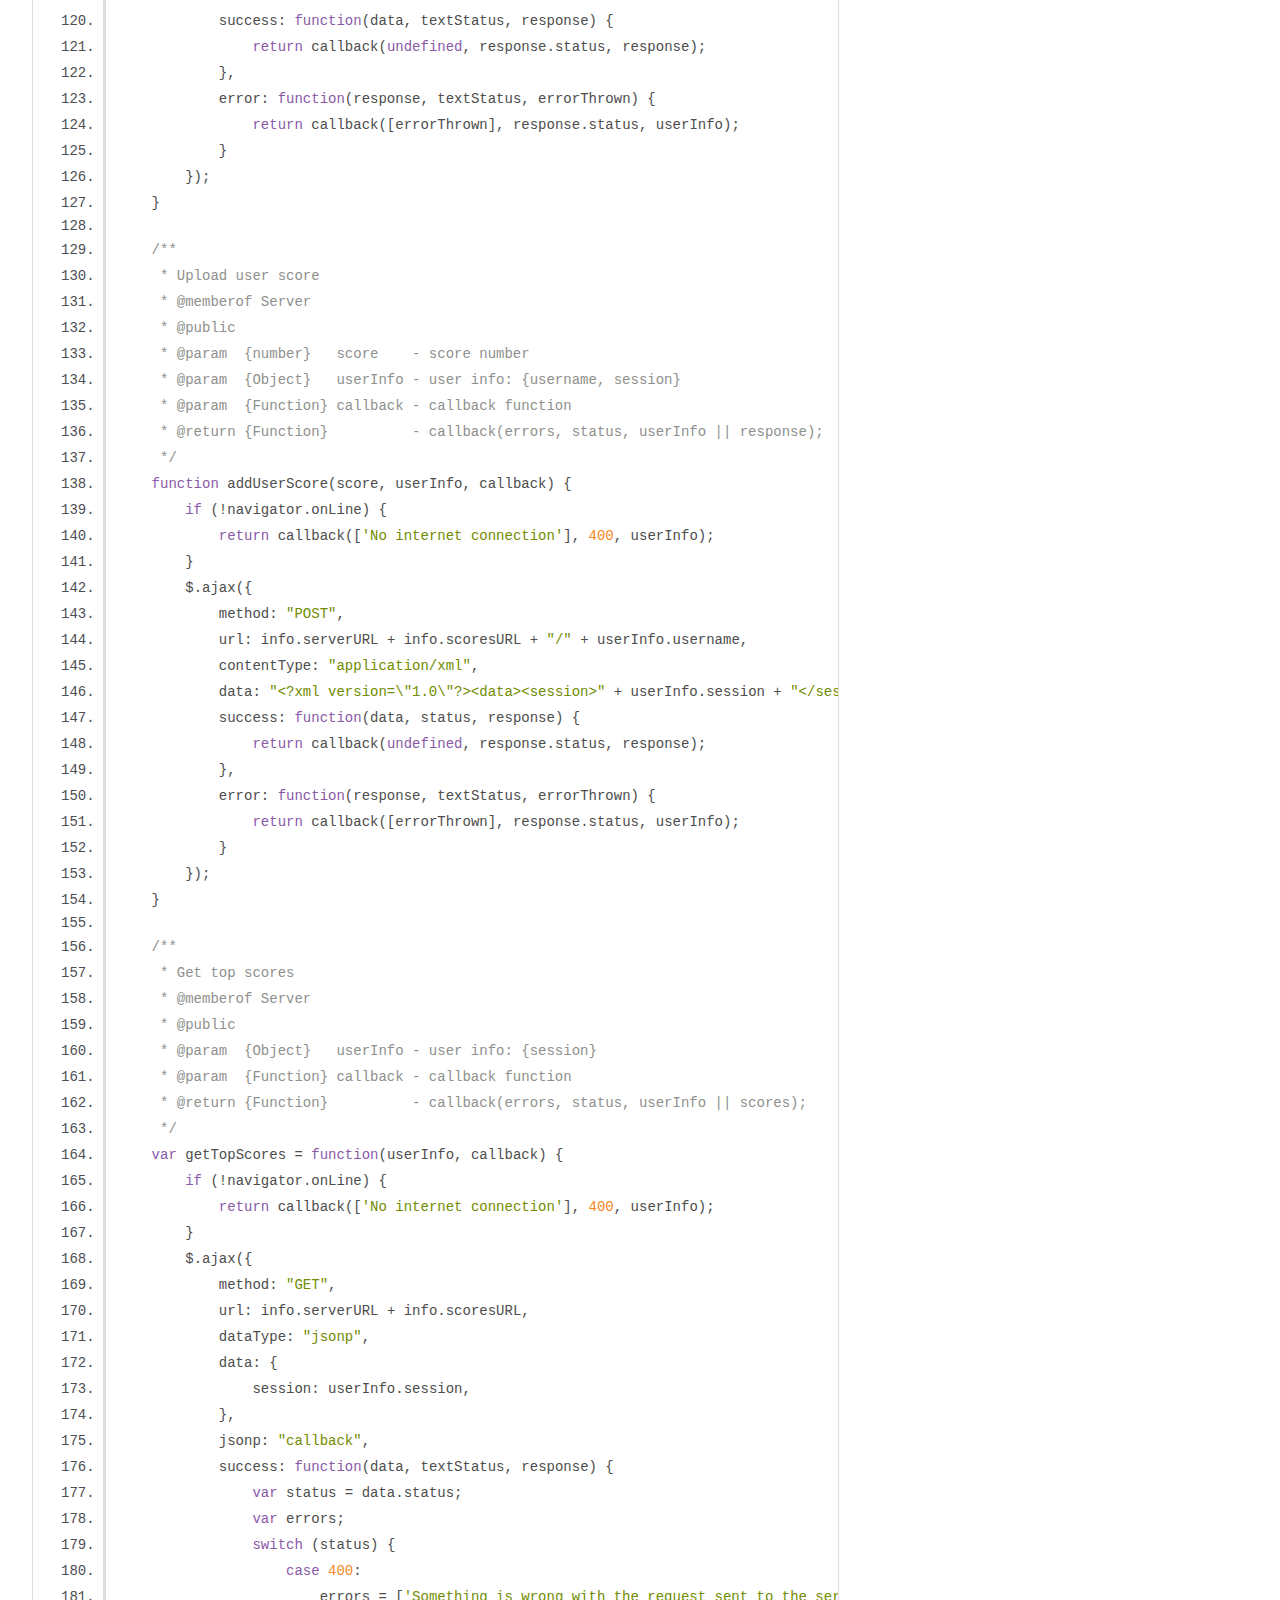
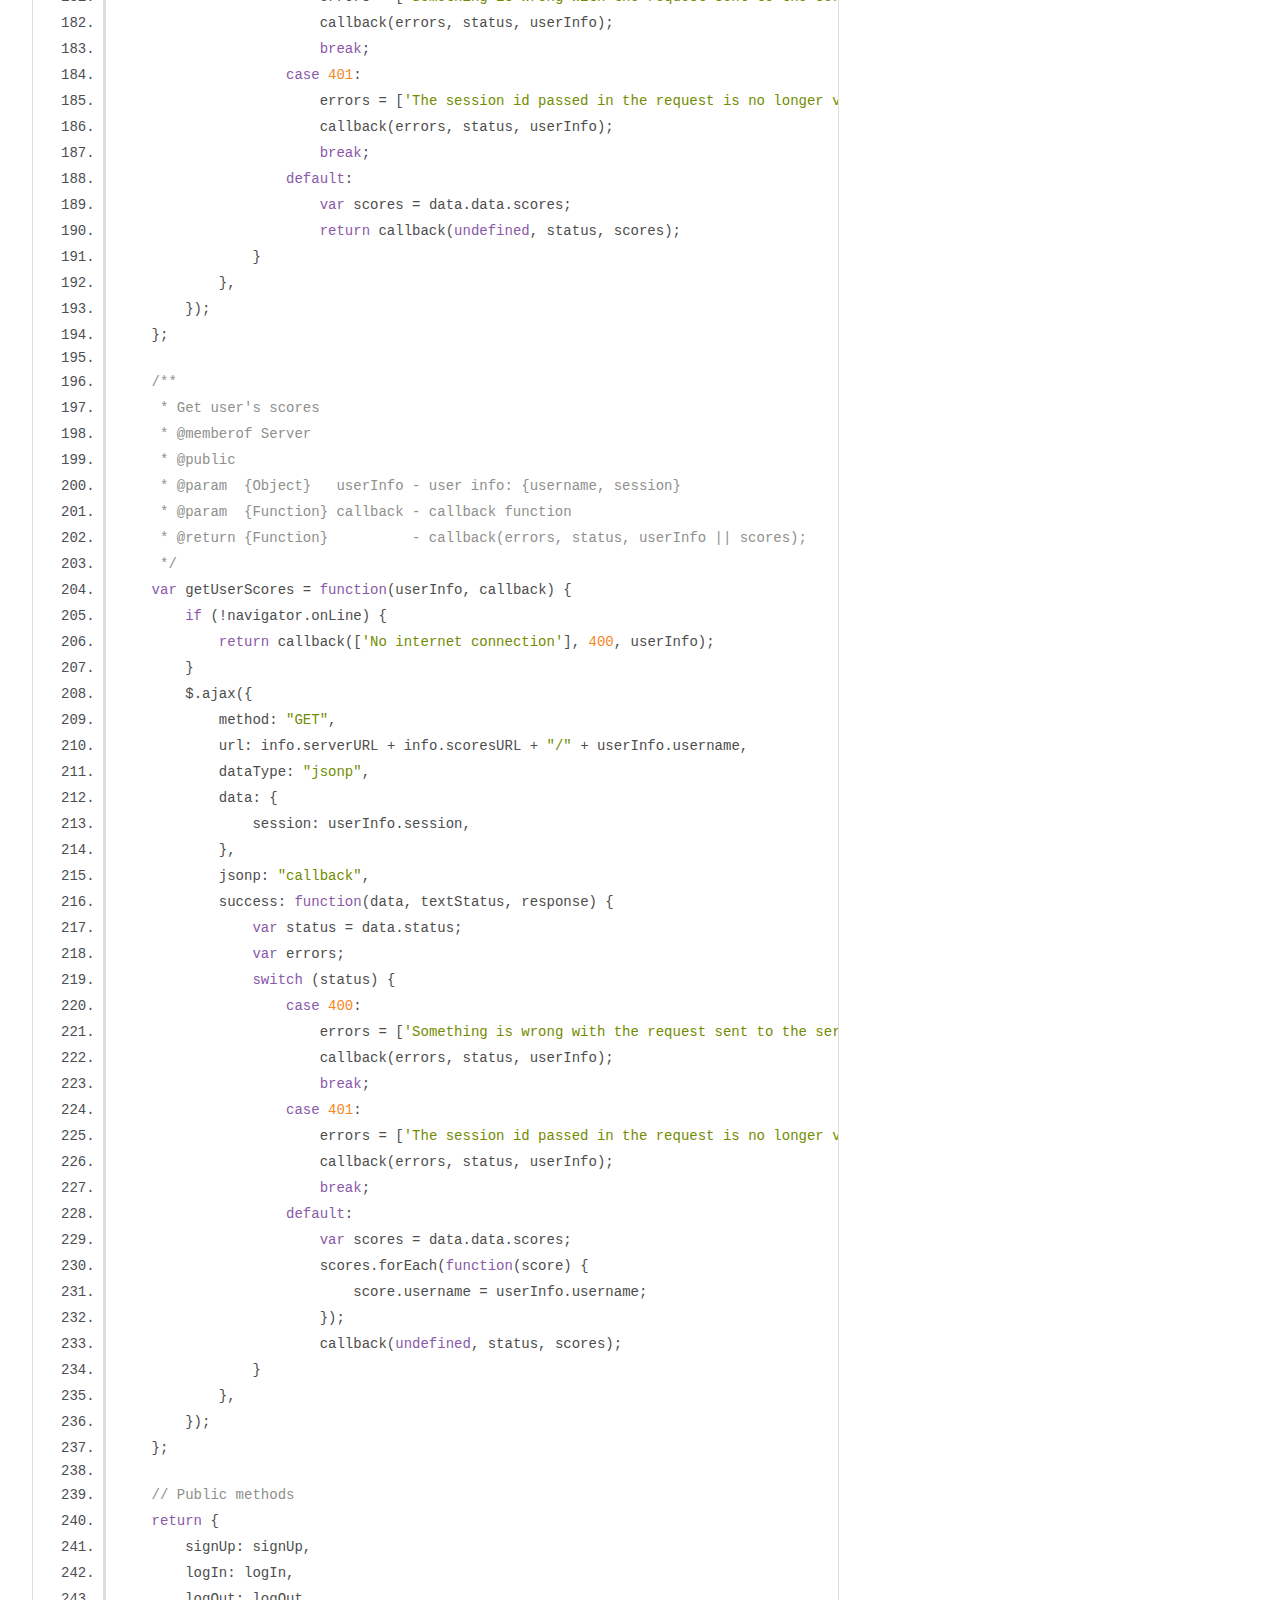
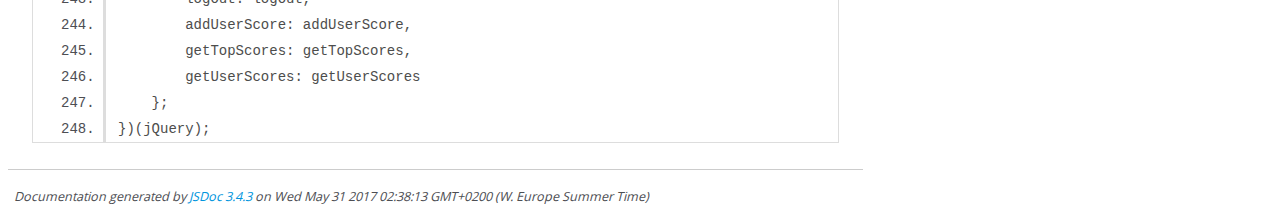
<file: documentation/server-logic.js.html>
<!DOCTYPE html>
<html lang="en">
<head>
    <meta charset="utf-8">
    <title>JSDoc: Source: server-logic.js</title>

    <script src="scripts/prettify/prettify.js"> </script>
    <script src="scripts/prettify/lang-css.js"> </script>
    <!--[if lt IE 9]>
      <script src="//html5shiv.googlecode.com/svn/trunk/html5.js"></script>
    <![endif]-->
    <link type="text/css" rel="stylesheet" href="styles/prettify-tomorrow.css">
    <link type="text/css" rel="stylesheet" href="styles/jsdoc-default.css">
</head>

<body>

<div id="main">

    <h1 class="page-title">Source: server-logic.js</h1>

    



    
    <section>
        <article>
            <pre class="prettyprint source linenums"><code>/**
 * Server module
 * @namespace
 * @param  {Object} $ - jQuery
 * @return {Object}   - public methods and variables
 */
var Server = (function($) {
    /**
     * Server info
     * @memberof Server
     * @private
     * @type {Object}
     */
    var info = {
        serverURL: "http://193.10.30.163/",
        signUpURL: "users",
        logInURL: "users/login",
        logOutURL: "users/logout",
        scoresURL: "scores",
    };

    /**
     * Sign Up - Create new account
     * @memberof Server
     * @public
     * @param  {Object}   signUpValues - sign up info: {firstName, lastName, email, username, password}
     * @param  {Function} callback     - callback function
     * @return {Function}              - callback(errors, status, signUpValues || response);
     */
    function signUp(signUpValues, callback) {
        // Check if there is internet connection
        if (!navigator.onLine) {
            return callback(['No internet connection'], 400, undefined);
        }
        $.ajax({
            method: "POST",
            url: info.serverURL + info.signUpURL,
            contentType: "application/json",
            data: JSON.stringify(signUpValues),
            success: function(data, textStatus, response) {
                return callback(undefined, response.status, signUpValues);
            },
            error: function(response, textStatus, errorThrown) {
                return callback([errorThrown], response.status, signUpValues);
            },
            statusCode: {
                422: function(response, textStatus, errorThrown) {
                    var responseJSON = response.responseJSON;
                    var errors = [];
                    if (responseJSON.emailTaken) {
                        errors.push("Email is already in use");
                    } else if (responseJSON.usernameTaken) {
                        errors.push("Username is already in use");
                    } else if (responseJSON.passwordEmpty) {
                        errors.push("Password is empty");
                    }

                    return callback(errors, response.status, signUpValues);
                }
            }
        });
    }

    /**
     * Log in user
     * @memberof Server
     * @public
     * @param  {Object}   logInValues - log in info: {email, password}
     * @param  {Function} callback    - callback function
     * @return {Function}             - callback(errors, status, logInValues || response);
     */
    function logIn(logInValues, callback) {
        if (!navigator.onLine) {
            return callback(['No internet connection'], 400, logInValues);
        }
        $.ajax({
            method: "POST",
            url: info.serverURL + info.logInURL,
            contentType: "application/json",
            data: JSON.stringify(logInValues),
            success: function(data, textStatus, response) {
                return callback(undefined, response.status, data);
            },
            error: function(response, textStatus, errorThrown) {
                return callback([errorThrown], response.status, logInValues);
            },
            statusCode: {
                401: function(response, textStatus, errorThrown) {
                    var responseJSON = response.responseJSON;
                    var errors = [];
                    if (responseJSON.wrongEmail) {
                        errors.push("Email is worng");
                    } else if (responseJSON.wrongPassword) {
                        errors.push("Password is worng");
                    }

                    return callback(errors, response.status, logInValues);
                }
            }
        });
    }

    /**
     * Log out - Sign out a user
     * @memberof Server
     * @public
     * @param  {Object}   userInfo - user info: {session}
     * @param  {Function} callback - callback function
     * @return {Function}          - callback(errors, status, response);
     */
    function logOut(userInfo, callback) {
        if (!navigator.onLine) {
            return callback(['No internet connection'], 400, userInfo);
        }
        $.ajax({
            method: "POST",
            url: info.serverURL + info.logOutURL,
            contentType: "application/xml",
            data: "&lt;?xml version=\"1.0\"?>&lt;data>&lt;session>" + userInfo.session + "&lt;/session>&lt;/data>",
            success: function(data, textStatus, response) {
                return callback(undefined, response.status, response);
            },
            error: function(response, textStatus, errorThrown) {
                return callback([errorThrown], response.status, userInfo);
            }
        });
    }

    /**
     * Upload user score
     * @memberof Server
     * @public
     * @param  {number}   score    - score number
     * @param  {Object}   userInfo - user info: {username, session}
     * @param  {Function} callback - callback function
     * @return {Function}          - callback(errors, status, userInfo || response);
     */
    function addUserScore(score, userInfo, callback) {
        if (!navigator.onLine) {
            return callback(['No internet connection'], 400, userInfo);
        }
        $.ajax({
            method: "POST",
            url: info.serverURL + info.scoresURL + "/" + userInfo.username,
            contentType: "application/xml",
            data: "&lt;?xml version=\"1.0\"?>&lt;data>&lt;session>" + userInfo.session + "&lt;/session>&lt;score>" + score + "&lt;/score>&lt;/data>",
            success: function(data, status, response) {
                return callback(undefined, response.status, response);
            },
            error: function(response, textStatus, errorThrown) {
                return callback([errorThrown], response.status, userInfo);
            }
        });
    }

    /**
     * Get top scores
     * @memberof Server
     * @public
     * @param  {Object}   userInfo - user info: {session}
     * @param  {Function} callback - callback function
     * @return {Function}          - callback(errors, status, userInfo || scores);
     */
    var getTopScores = function(userInfo, callback) {
        if (!navigator.onLine) {
            return callback(['No internet connection'], 400, userInfo);
        }
        $.ajax({
            method: "GET",
            url: info.serverURL + info.scoresURL,
            dataType: "jsonp",
            data: {
                session: userInfo.session,
            },
            jsonp: "callback",
            success: function(data, textStatus, response) {
                var status = data.status;
              	var errors;
                switch (status) {
                    case 400:
                        errors = ['Something is wrong with the request sent to the server'];
                        callback(errors, status, userInfo);
                        break;
                    case 401:
                        errors = ['The session id passed in the request is no longer valid'];
                        callback(errors, status, userInfo);
                        break;
                    default:
                        var scores = data.data.scores;
                        return callback(undefined, status, scores);
                }
            },
        });
    };

    /**
     * Get user's scores
     * @memberof Server
     * @public
     * @param  {Object}   userInfo - user info: {username, session}
     * @param  {Function} callback - callback function
     * @return {Function}          - callback(errors, status, userInfo || scores);
     */
    var getUserScores = function(userInfo, callback) {
        if (!navigator.onLine) {
            return callback(['No internet connection'], 400, userInfo);
        }
        $.ajax({
            method: "GET",
            url: info.serverURL + info.scoresURL + "/" + userInfo.username,
            dataType: "jsonp",
            data: {
                session: userInfo.session,
            },
            jsonp: "callback",
            success: function(data, textStatus, response) {
                var status = data.status;
              	var errors;
                switch (status) {
                    case 400:
                        errors = ['Something is wrong with the request sent to the server'];
                        callback(errors, status, userInfo);
                        break;
                    case 401:
                        errors = ['The session id passed in the request is no longer valid'];
                        callback(errors, status, userInfo);
                        break;
                    default:
                        var scores = data.data.scores;
                        scores.forEach(function(score) {
                            score.username = userInfo.username;
                        });
                        callback(undefined, status, scores);
                }
            },
        });
    };

    // Public methods
    return {
        signUp: signUp,
        logIn: logIn,
        logOut: logOut,
        addUserScore: addUserScore,
        getTopScores: getTopScores,
        getUserScores: getUserScores
    };
})(jQuery);
</code></pre>
        </article>
    </section>




</div>

<nav>
    <h2><a href="index.html">Home</a></h2><h3>Classes</h3><ul><li><a href="DiceGame.html">DiceGame</a></li></ul><h3>Namespaces</h3><ul><li><a href="GUI.html">GUI</a></li><li><a href="Main.html">Main</a></li><li><a href="Server.html">Server</a></li><li><a href="Validation.html">Validation</a></li></ul>
</nav>

<br class="clear">

<footer>
    Documentation generated by <a href="https://github.com/jsdoc3/jsdoc">JSDoc 3.4.3</a> on Wed May 31 2017 02:38:13 GMT+0200 (W. Europe Summer Time)
</footer>

<script> prettyPrint(); </script>
<script src="scripts/linenumber.js"> </script>
</body>
</html>
</file>
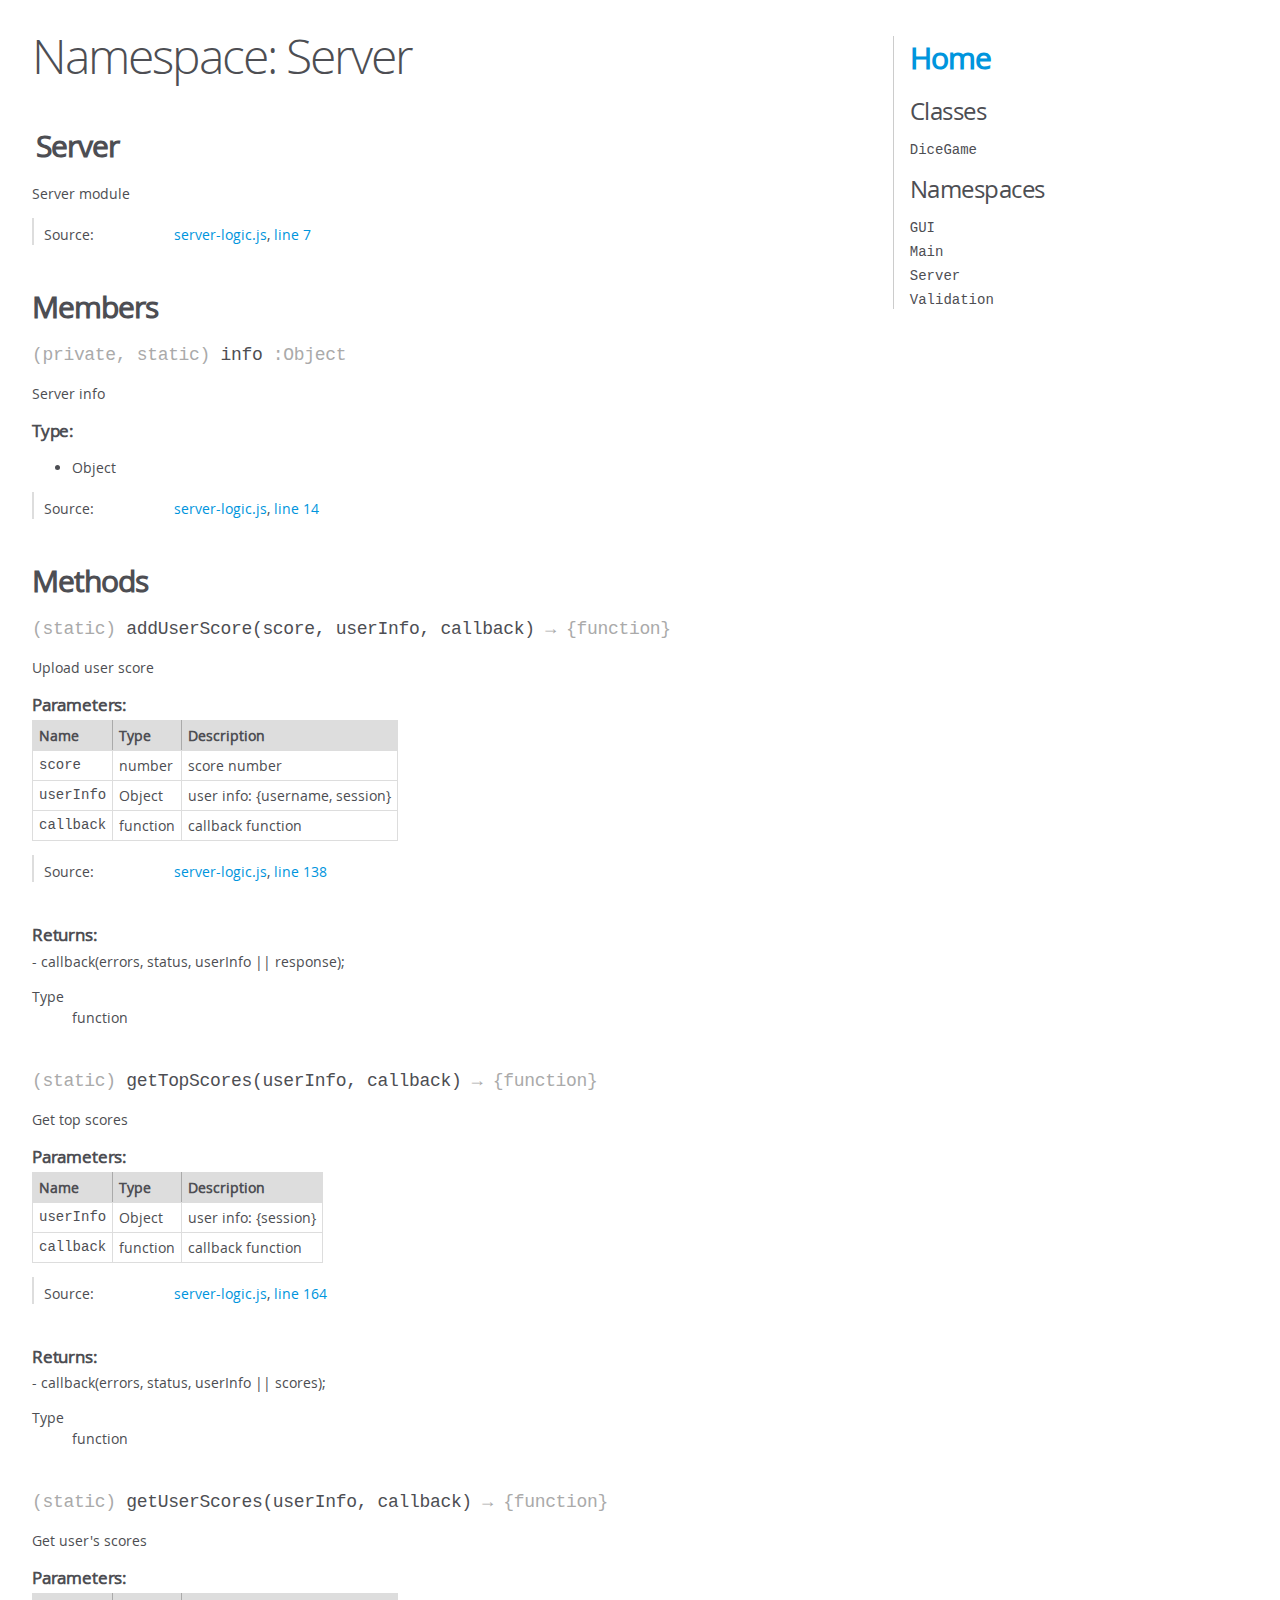
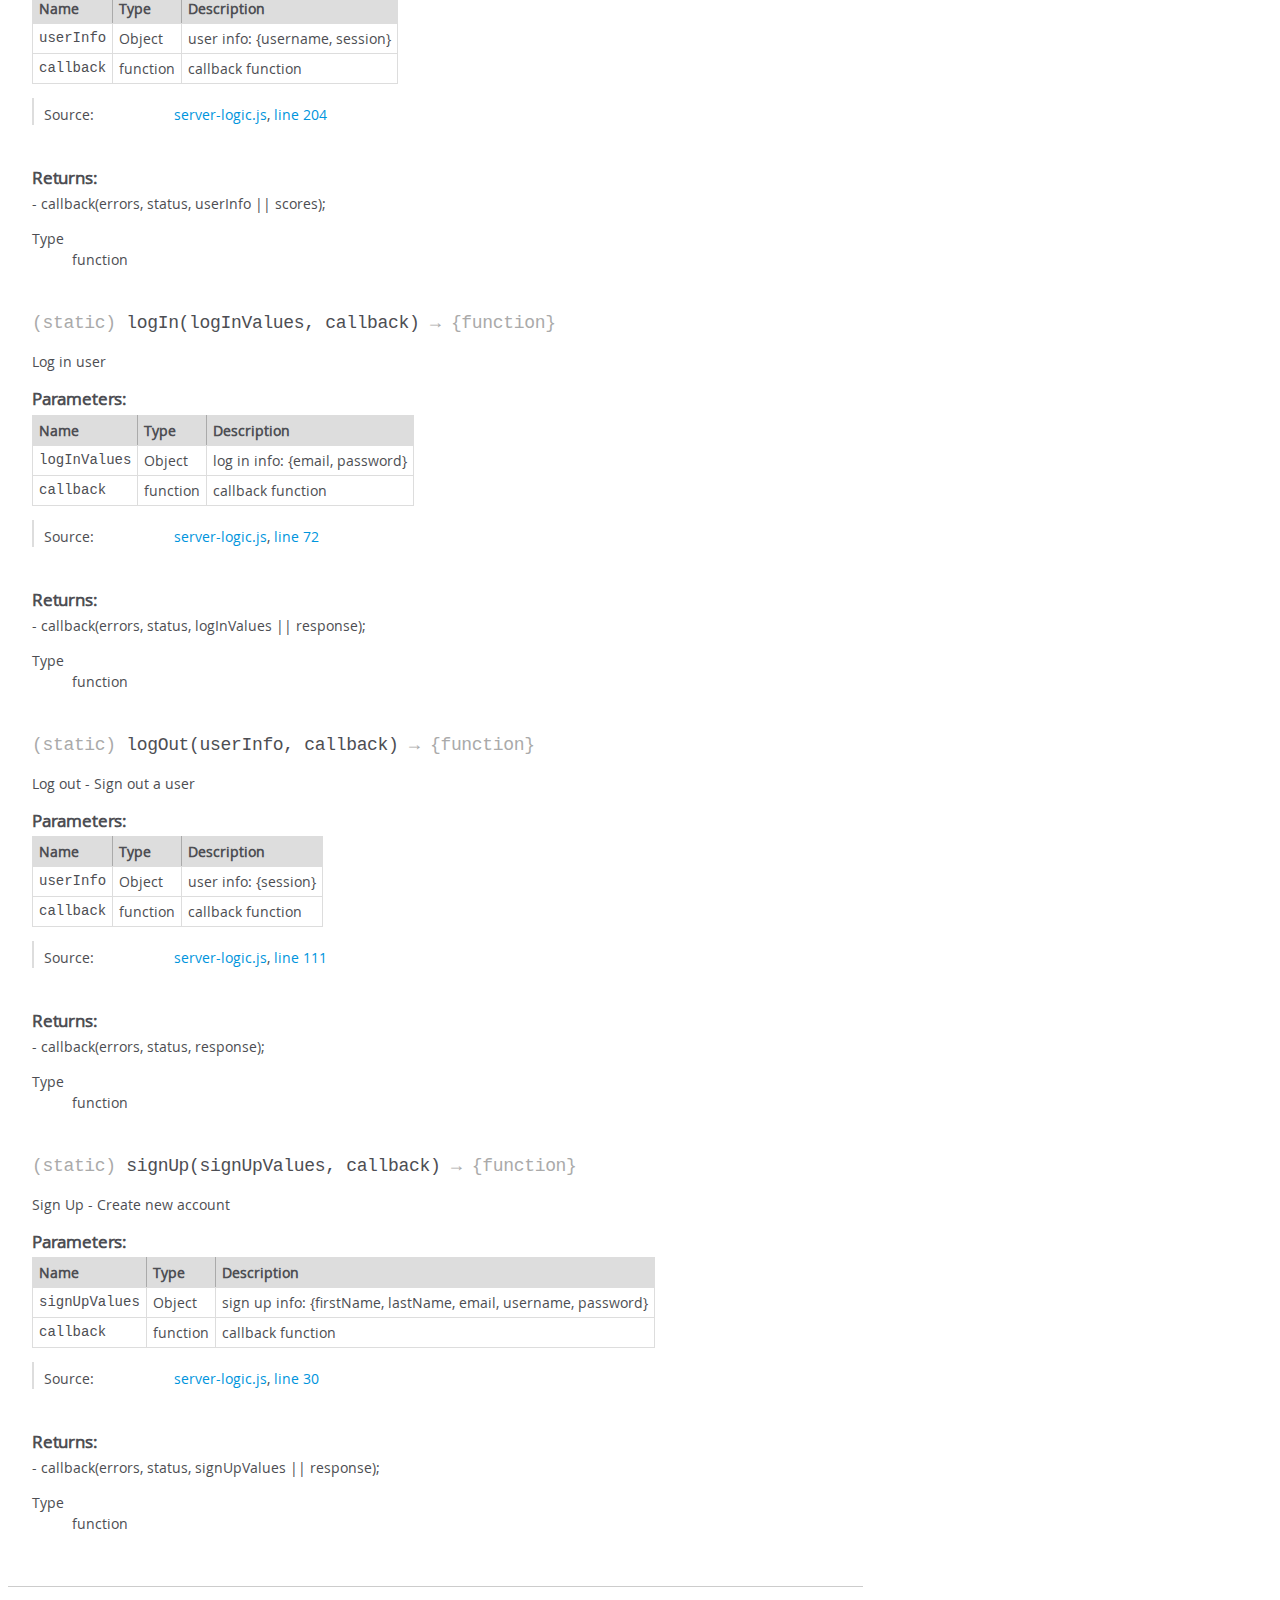
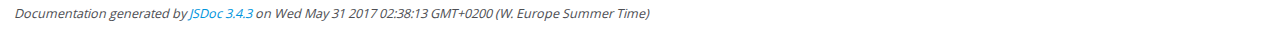
<file: documentation/Server.html>
<!DOCTYPE html>
<html lang="en">
<head>
    <meta charset="utf-8">
    <title>JSDoc: Namespace: Server</title>

    <script src="scripts/prettify/prettify.js"> </script>
    <script src="scripts/prettify/lang-css.js"> </script>
    <!--[if lt IE 9]>
      <script src="//html5shiv.googlecode.com/svn/trunk/html5.js"></script>
    <![endif]-->
    <link type="text/css" rel="stylesheet" href="styles/prettify-tomorrow.css">
    <link type="text/css" rel="stylesheet" href="styles/jsdoc-default.css">
</head>

<body>

<div id="main">

    <h1 class="page-title">Namespace: Server</h1>

    




<section>

<header>
    
        <h2>Server</h2>
        
    
</header>

<article>
    <div class="container-overview">
    
        
            <div class="description">Server module</div>
        

        


<dl class="details">

    

    

    

    

    

    

    

    

    

    

    

    

    
    <dt class="tag-source">Source:</dt>
    <dd class="tag-source"><ul class="dummy"><li>
        <a href="server-logic.js.html">server-logic.js</a>, <a href="server-logic.js.html#line7">line 7</a>
    </li></ul></dd>
    

    

    

    
</dl>


        
    
    </div>

    

    

    

     

    

    
        <h3 class="subsection-title">Members</h3>

        
            
<h4 class="name" id=".info"><span class="type-signature">(private, static) </span>info<span class="type-signature"> :Object</span></h4>




<div class="description">
    Server info
</div>



    <h5>Type:</h5>
    <ul>
        <li>
            
<span class="param-type">Object</span>


        </li>
    </ul>





<dl class="details">

    

    

    

    

    

    

    

    

    

    

    

    

    
    <dt class="tag-source">Source:</dt>
    <dd class="tag-source"><ul class="dummy"><li>
        <a href="server-logic.js.html">server-logic.js</a>, <a href="server-logic.js.html#line14">line 14</a>
    </li></ul></dd>
    

    

    

    
</dl>






        
    

    
        <h3 class="subsection-title">Methods</h3>

        
            

    

    <h4 class="name" id=".addUserScore"><span class="type-signature">(static) </span>addUserScore<span class="signature">(score, userInfo, callback)</span><span class="type-signature"> &rarr; {function}</span></h4>

    



<div class="description">
    Upload user score
</div>









    <h5>Parameters:</h5>
    

<table class="params">
    <thead>
    <tr>
        
        <th>Name</th>
        

        <th>Type</th>

        

        

        <th class="last">Description</th>
    </tr>
    </thead>

    <tbody>
    

        <tr>
            
                <td class="name"><code>score</code></td>
            

            <td class="type">
            
                
<span class="param-type">number</span>


            
            </td>

            

            

            <td class="description last">score number</td>
        </tr>

    

        <tr>
            
                <td class="name"><code>userInfo</code></td>
            

            <td class="type">
            
                
<span class="param-type">Object</span>


            
            </td>

            

            

            <td class="description last">user info: {username, session}</td>
        </tr>

    

        <tr>
            
                <td class="name"><code>callback</code></td>
            

            <td class="type">
            
                
<span class="param-type">function</span>


            
            </td>

            

            

            <td class="description last">callback function</td>
        </tr>

    
    </tbody>
</table>






<dl class="details">

    

    

    

    

    

    

    

    

    

    

    

    

    
    <dt class="tag-source">Source:</dt>
    <dd class="tag-source"><ul class="dummy"><li>
        <a href="server-logic.js.html">server-logic.js</a>, <a href="server-logic.js.html#line138">line 138</a>
    </li></ul></dd>
    

    

    

    
</dl>













<h5>Returns:</h5>

        
<div class="param-desc">
    - callback(errors, status, userInfo || response);
</div>



<dl>
    <dt>
        Type
    </dt>
    <dd>
        
<span class="param-type">function</span>


    </dd>
</dl>

    



        
            

    

    <h4 class="name" id=".getTopScores"><span class="type-signature">(static) </span>getTopScores<span class="signature">(userInfo, callback)</span><span class="type-signature"> &rarr; {function}</span></h4>

    



<div class="description">
    Get top scores
</div>









    <h5>Parameters:</h5>
    

<table class="params">
    <thead>
    <tr>
        
        <th>Name</th>
        

        <th>Type</th>

        

        

        <th class="last">Description</th>
    </tr>
    </thead>

    <tbody>
    

        <tr>
            
                <td class="name"><code>userInfo</code></td>
            

            <td class="type">
            
                
<span class="param-type">Object</span>


            
            </td>

            

            

            <td class="description last">user info: {session}</td>
        </tr>

    

        <tr>
            
                <td class="name"><code>callback</code></td>
            

            <td class="type">
            
                
<span class="param-type">function</span>


            
            </td>

            

            

            <td class="description last">callback function</td>
        </tr>

    
    </tbody>
</table>






<dl class="details">

    

    

    

    

    

    

    

    

    

    

    

    

    
    <dt class="tag-source">Source:</dt>
    <dd class="tag-source"><ul class="dummy"><li>
        <a href="server-logic.js.html">server-logic.js</a>, <a href="server-logic.js.html#line164">line 164</a>
    </li></ul></dd>
    

    

    

    
</dl>













<h5>Returns:</h5>

        
<div class="param-desc">
    - callback(errors, status, userInfo || scores);
</div>



<dl>
    <dt>
        Type
    </dt>
    <dd>
        
<span class="param-type">function</span>


    </dd>
</dl>

    



        
            

    

    <h4 class="name" id=".getUserScores"><span class="type-signature">(static) </span>getUserScores<span class="signature">(userInfo, callback)</span><span class="type-signature"> &rarr; {function}</span></h4>

    



<div class="description">
    Get user's scores
</div>









    <h5>Parameters:</h5>
    

<table class="params">
    <thead>
    <tr>
        
        <th>Name</th>
        

        <th>Type</th>

        

        

        <th class="last">Description</th>
    </tr>
    </thead>

    <tbody>
    

        <tr>
            
                <td class="name"><code>userInfo</code></td>
            

            <td class="type">
            
                
<span class="param-type">Object</span>


            
            </td>

            

            

            <td class="description last">user info: {username, session}</td>
        </tr>

    

        <tr>
            
                <td class="name"><code>callback</code></td>
            

            <td class="type">
            
                
<span class="param-type">function</span>


            
            </td>

            

            

            <td class="description last">callback function</td>
        </tr>

    
    </tbody>
</table>






<dl class="details">

    

    

    

    

    

    

    

    

    

    

    

    

    
    <dt class="tag-source">Source:</dt>
    <dd class="tag-source"><ul class="dummy"><li>
        <a href="server-logic.js.html">server-logic.js</a>, <a href="server-logic.js.html#line204">line 204</a>
    </li></ul></dd>
    

    

    

    
</dl>













<h5>Returns:</h5>

        
<div class="param-desc">
    - callback(errors, status, userInfo || scores);
</div>



<dl>
    <dt>
        Type
    </dt>
    <dd>
        
<span class="param-type">function</span>


    </dd>
</dl>

    



        
            

    

    <h4 class="name" id=".logIn"><span class="type-signature">(static) </span>logIn<span class="signature">(logInValues, callback)</span><span class="type-signature"> &rarr; {function}</span></h4>

    



<div class="description">
    Log in user
</div>









    <h5>Parameters:</h5>
    

<table class="params">
    <thead>
    <tr>
        
        <th>Name</th>
        

        <th>Type</th>

        

        

        <th class="last">Description</th>
    </tr>
    </thead>

    <tbody>
    

        <tr>
            
                <td class="name"><code>logInValues</code></td>
            

            <td class="type">
            
                
<span class="param-type">Object</span>


            
            </td>

            

            

            <td class="description last">log in info: {email, password}</td>
        </tr>

    

        <tr>
            
                <td class="name"><code>callback</code></td>
            

            <td class="type">
            
                
<span class="param-type">function</span>


            
            </td>

            

            

            <td class="description last">callback function</td>
        </tr>

    
    </tbody>
</table>






<dl class="details">

    

    

    

    

    

    

    

    

    

    

    

    

    
    <dt class="tag-source">Source:</dt>
    <dd class="tag-source"><ul class="dummy"><li>
        <a href="server-logic.js.html">server-logic.js</a>, <a href="server-logic.js.html#line72">line 72</a>
    </li></ul></dd>
    

    

    

    
</dl>













<h5>Returns:</h5>

        
<div class="param-desc">
    - callback(errors, status, logInValues || response);
</div>



<dl>
    <dt>
        Type
    </dt>
    <dd>
        
<span class="param-type">function</span>


    </dd>
</dl>

    



        
            

    

    <h4 class="name" id=".logOut"><span class="type-signature">(static) </span>logOut<span class="signature">(userInfo, callback)</span><span class="type-signature"> &rarr; {function}</span></h4>

    



<div class="description">
    Log out - Sign out a user
</div>









    <h5>Parameters:</h5>
    

<table class="params">
    <thead>
    <tr>
        
        <th>Name</th>
        

        <th>Type</th>

        

        

        <th class="last">Description</th>
    </tr>
    </thead>

    <tbody>
    

        <tr>
            
                <td class="name"><code>userInfo</code></td>
            

            <td class="type">
            
                
<span class="param-type">Object</span>


            
            </td>

            

            

            <td class="description last">user info: {session}</td>
        </tr>

    

        <tr>
            
                <td class="name"><code>callback</code></td>
            

            <td class="type">
            
                
<span class="param-type">function</span>


            
            </td>

            

            

            <td class="description last">callback function</td>
        </tr>

    
    </tbody>
</table>






<dl class="details">

    

    

    

    

    

    

    

    

    

    

    

    

    
    <dt class="tag-source">Source:</dt>
    <dd class="tag-source"><ul class="dummy"><li>
        <a href="server-logic.js.html">server-logic.js</a>, <a href="server-logic.js.html#line111">line 111</a>
    </li></ul></dd>
    

    

    

    
</dl>













<h5>Returns:</h5>

        
<div class="param-desc">
    - callback(errors, status, response);
</div>



<dl>
    <dt>
        Type
    </dt>
    <dd>
        
<span class="param-type">function</span>


    </dd>
</dl>

    



        
            

    

    <h4 class="name" id=".signUp"><span class="type-signature">(static) </span>signUp<span class="signature">(signUpValues, callback)</span><span class="type-signature"> &rarr; {function}</span></h4>

    



<div class="description">
    Sign Up - Create new account
</div>









    <h5>Parameters:</h5>
    

<table class="params">
    <thead>
    <tr>
        
        <th>Name</th>
        

        <th>Type</th>

        

        

        <th class="last">Description</th>
    </tr>
    </thead>

    <tbody>
    

        <tr>
            
                <td class="name"><code>signUpValues</code></td>
            

            <td class="type">
            
                
<span class="param-type">Object</span>


            
            </td>

            

            

            <td class="description last">sign up info: {firstName, lastName, email, username, password}</td>
        </tr>

    

        <tr>
            
                <td class="name"><code>callback</code></td>
            

            <td class="type">
            
                
<span class="param-type">function</span>


            
            </td>

            

            

            <td class="description last">callback function</td>
        </tr>

    
    </tbody>
</table>






<dl class="details">

    

    

    

    

    

    

    

    

    

    

    

    

    
    <dt class="tag-source">Source:</dt>
    <dd class="tag-source"><ul class="dummy"><li>
        <a href="server-logic.js.html">server-logic.js</a>, <a href="server-logic.js.html#line30">line 30</a>
    </li></ul></dd>
    

    

    

    
</dl>













<h5>Returns:</h5>

        
<div class="param-desc">
    - callback(errors, status, signUpValues || response);
</div>



<dl>
    <dt>
        Type
    </dt>
    <dd>
        
<span class="param-type">function</span>


    </dd>
</dl>

    



        
    

    

    
</article>

</section>




</div>

<nav>
    <h2><a href="index.html">Home</a></h2><h3>Classes</h3><ul><li><a href="DiceGame.html">DiceGame</a></li></ul><h3>Namespaces</h3><ul><li><a href="GUI.html">GUI</a></li><li><a href="Main.html">Main</a></li><li><a href="Server.html">Server</a></li><li><a href="Validation.html">Validation</a></li></ul>
</nav>

<br class="clear">

<footer>
    Documentation generated by <a href="https://github.com/jsdoc3/jsdoc">JSDoc 3.4.3</a> on Wed May 31 2017 02:38:13 GMT+0200 (W. Europe Summer Time)
</footer>

<script> prettyPrint(); </script>
<script src="scripts/linenumber.js"> </script>
</body>
</html>
</file>
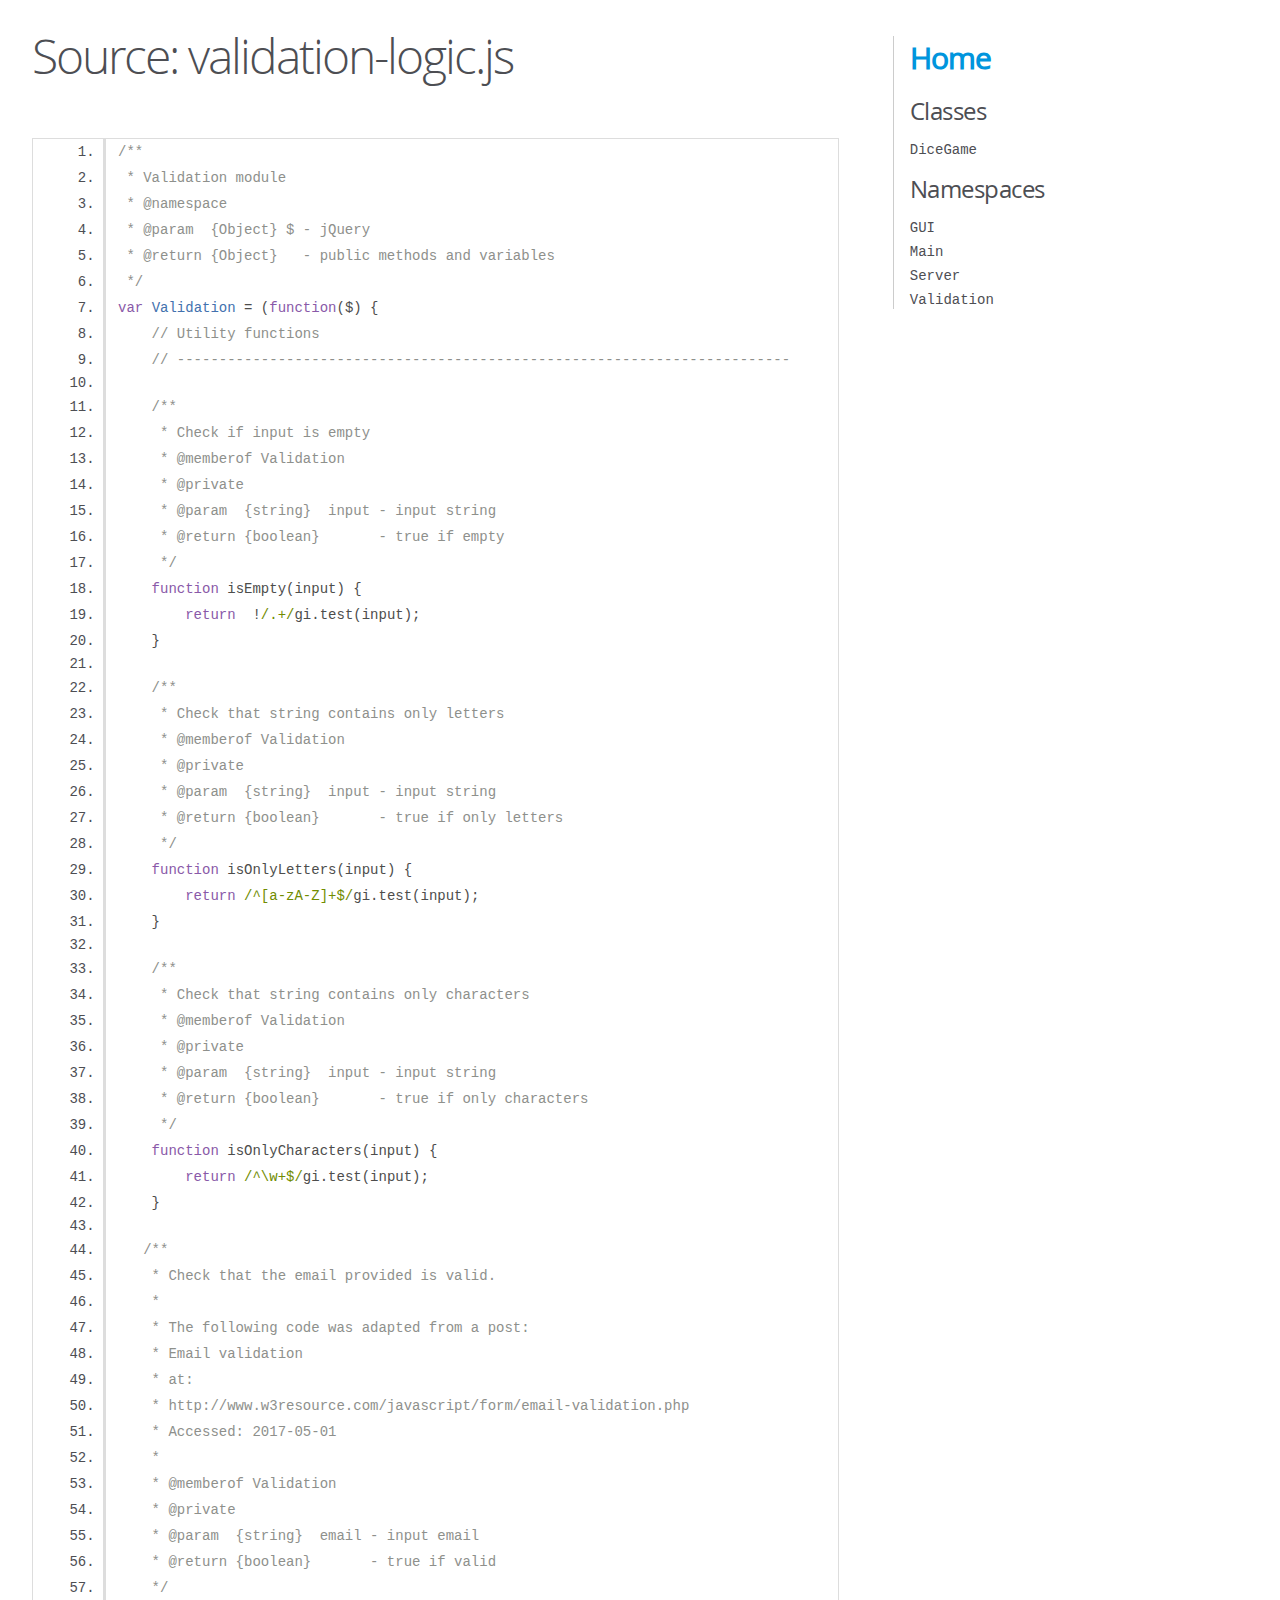
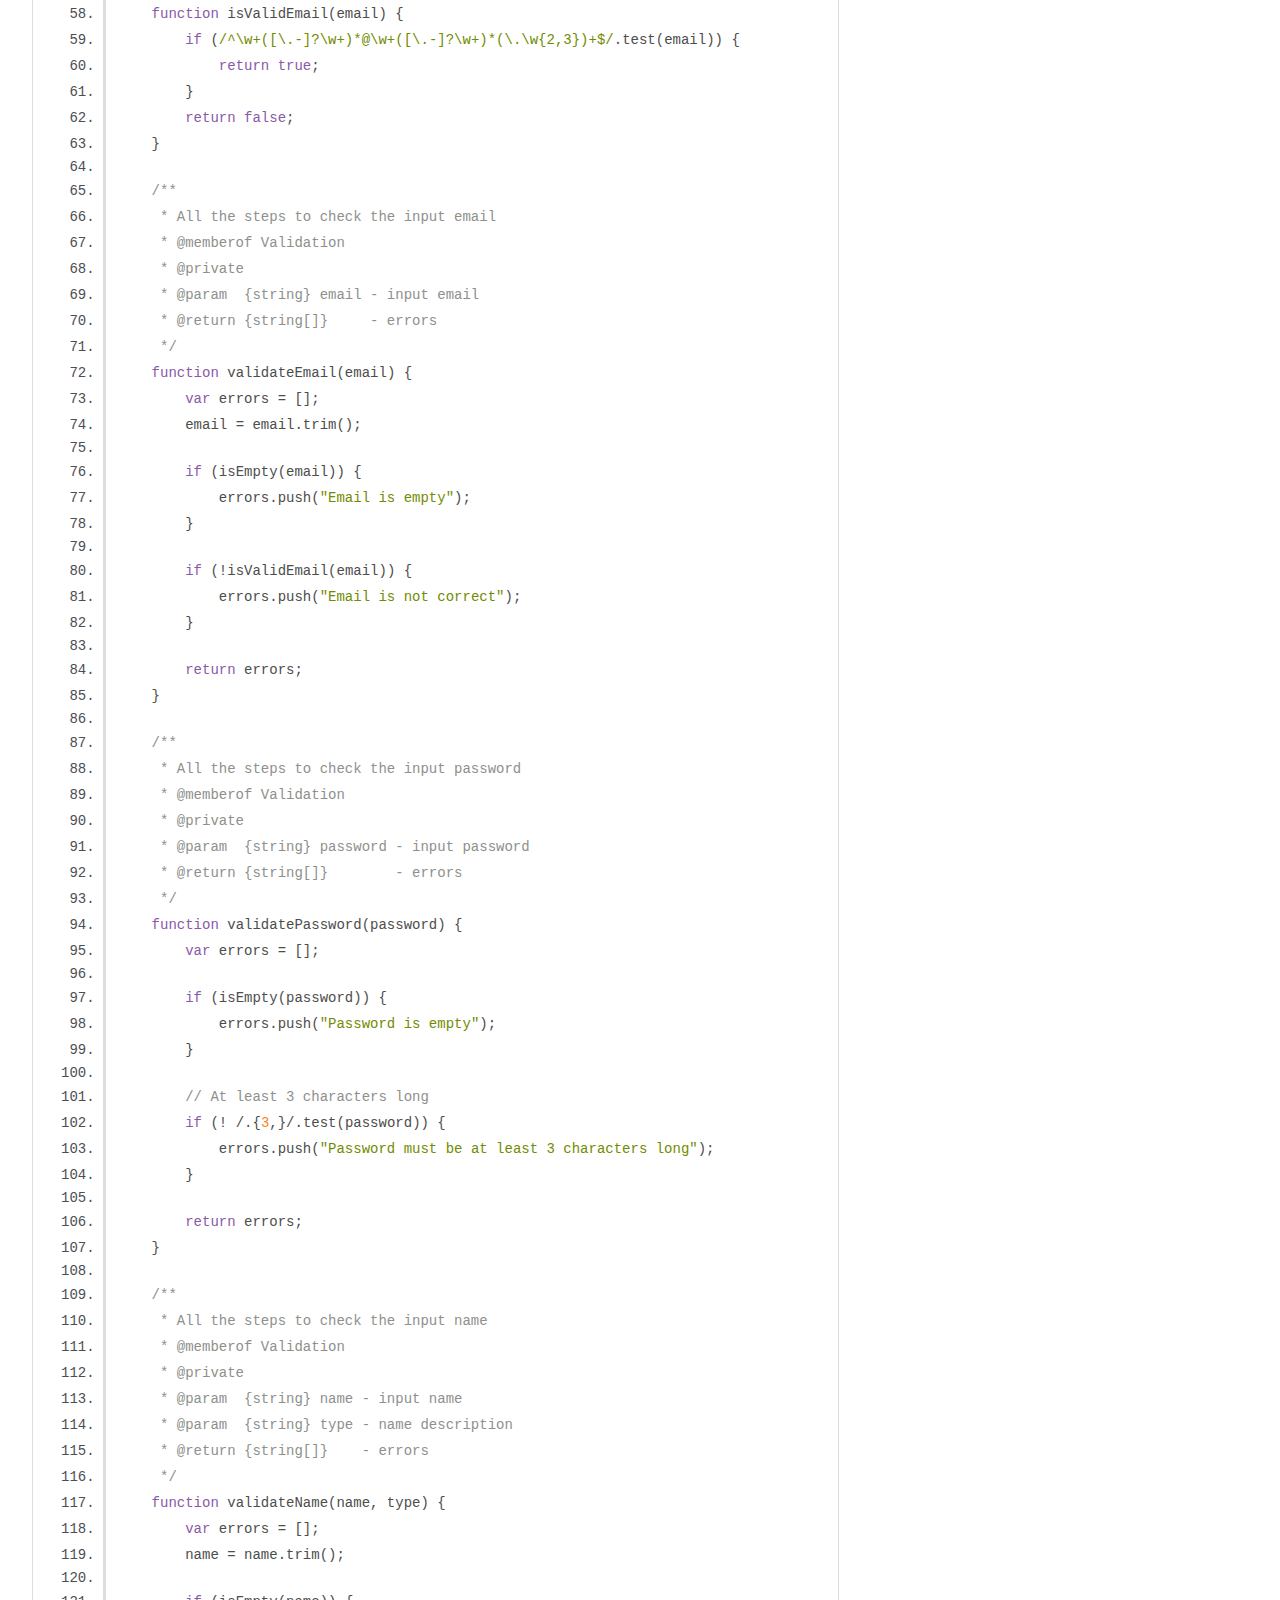
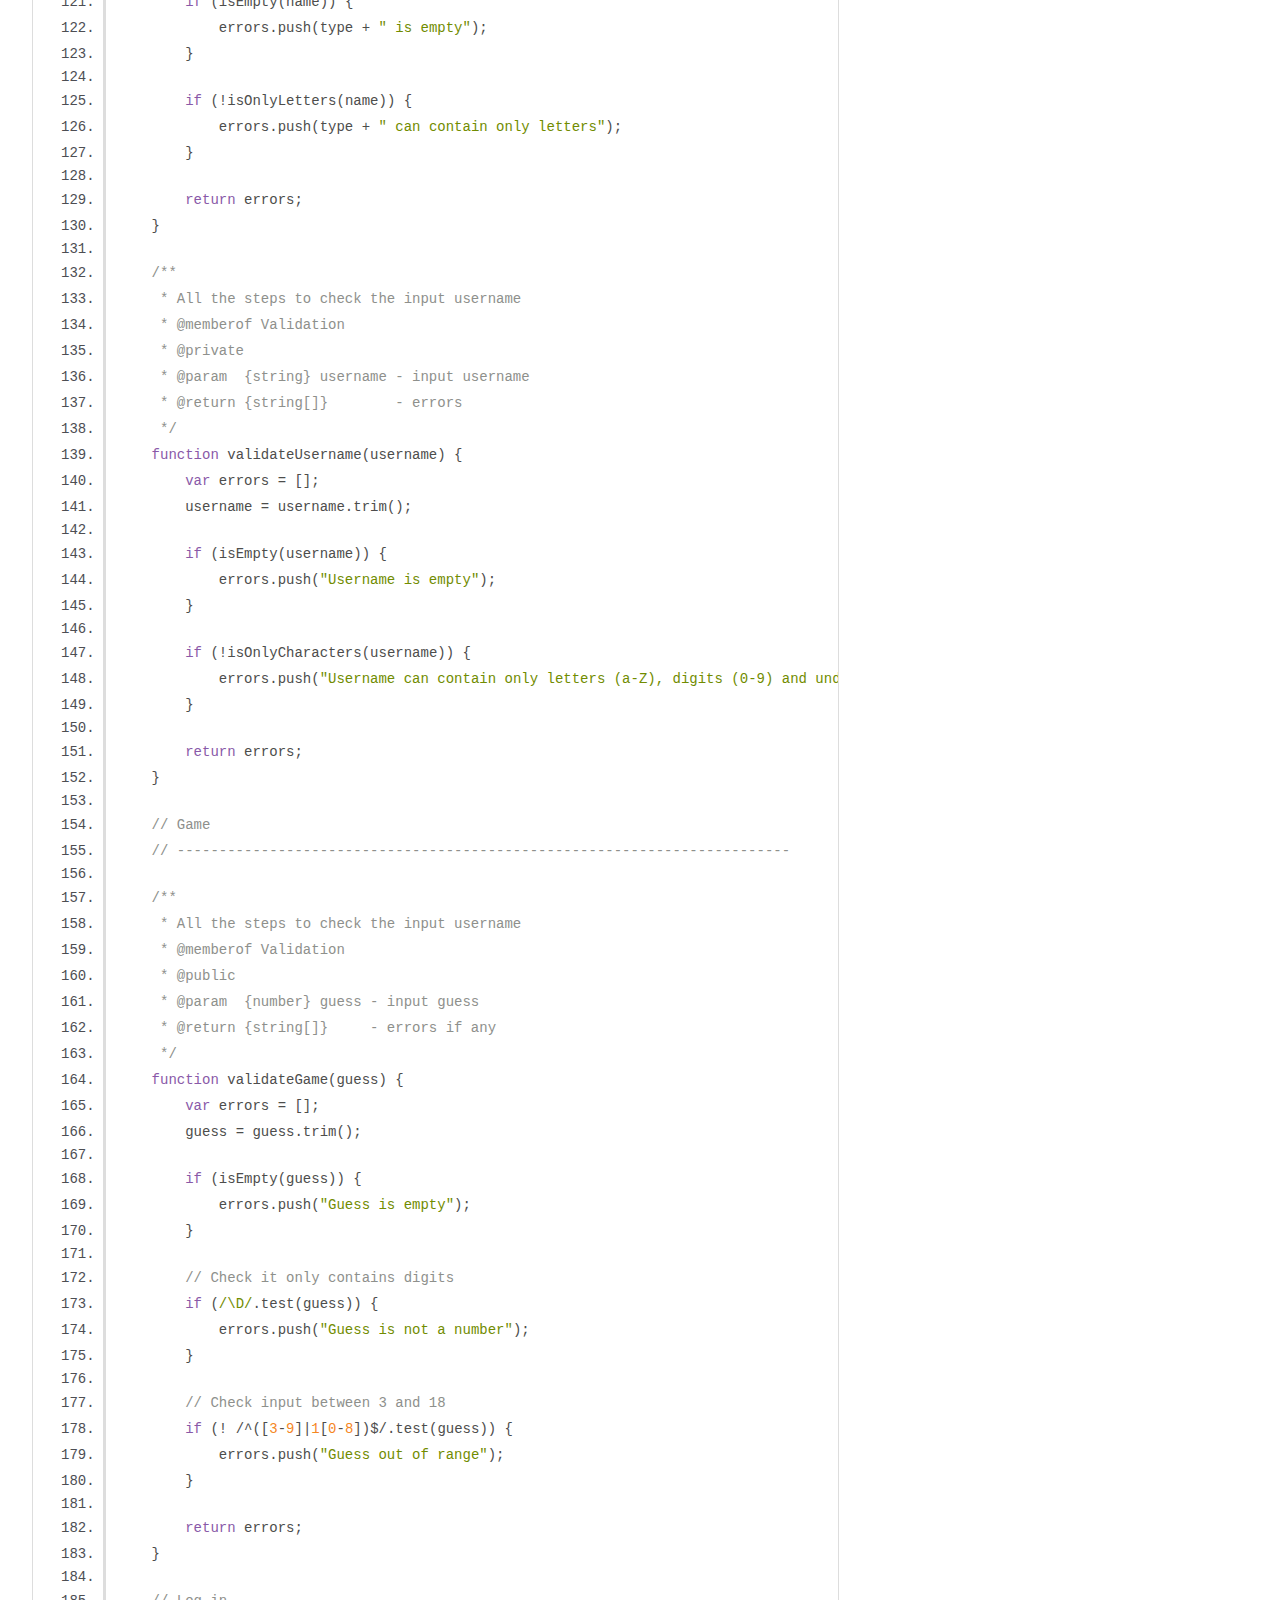
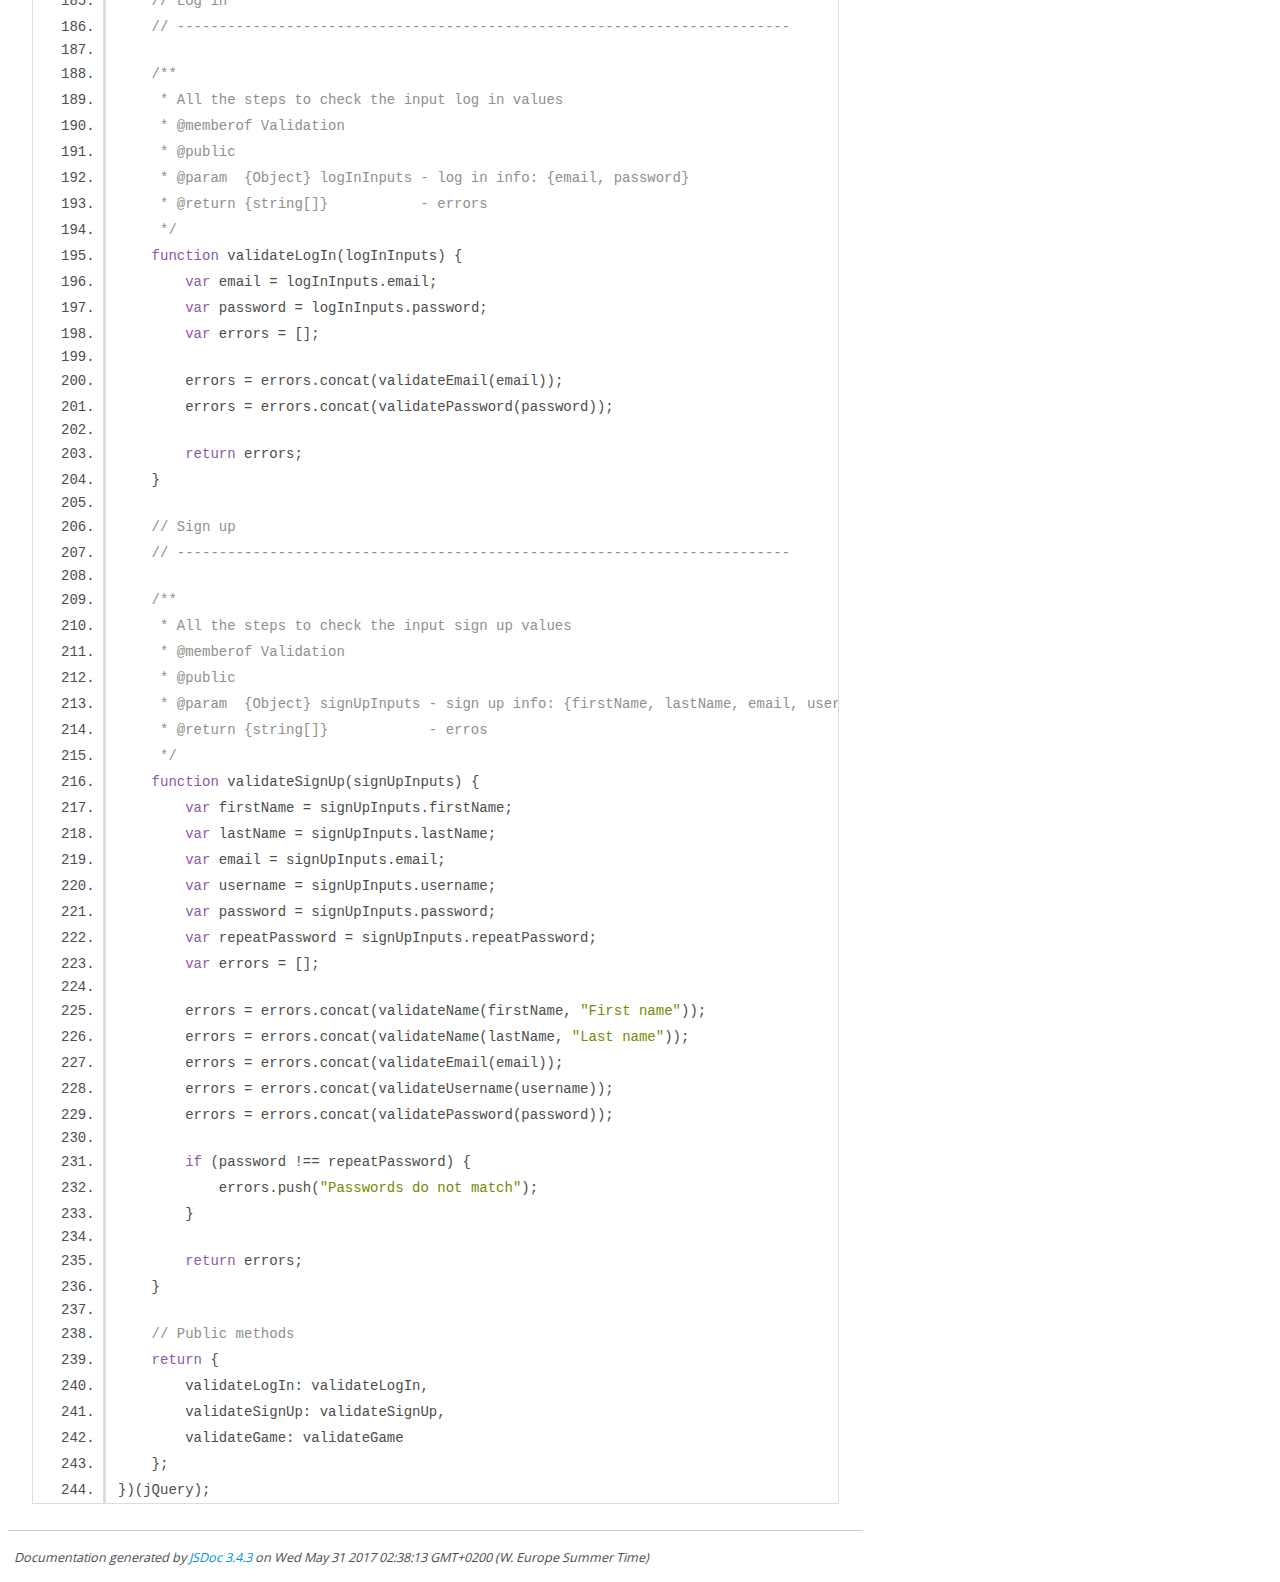
<file: documentation/validation-logic.js.html>
<!DOCTYPE html>
<html lang="en">
<head>
    <meta charset="utf-8">
    <title>JSDoc: Source: validation-logic.js</title>

    <script src="scripts/prettify/prettify.js"> </script>
    <script src="scripts/prettify/lang-css.js"> </script>
    <!--[if lt IE 9]>
      <script src="//html5shiv.googlecode.com/svn/trunk/html5.js"></script>
    <![endif]-->
    <link type="text/css" rel="stylesheet" href="styles/prettify-tomorrow.css">
    <link type="text/css" rel="stylesheet" href="styles/jsdoc-default.css">
</head>

<body>

<div id="main">

    <h1 class="page-title">Source: validation-logic.js</h1>

    



    
    <section>
        <article>
            <pre class="prettyprint source linenums"><code>/**
 * Validation module
 * @namespace
 * @param  {Object} $ - jQuery
 * @return {Object}   - public methods and variables
 */
var Validation = (function($) {
    // Utility functions
    // -------------------------------------------------------------------------

    /**
     * Check if input is empty
     * @memberof Validation
     * @private
     * @param  {string}  input - input string
     * @return {boolean}       - true if empty
     */
    function isEmpty(input) {
        return  !/.+/gi.test(input);
    }

    /**
     * Check that string contains only letters
     * @memberof Validation
     * @private
     * @param  {string}  input - input string
     * @return {boolean}       - true if only letters
     */
    function isOnlyLetters(input) {
        return /^[a-zA-Z]+$/gi.test(input);
    }

    /**
     * Check that string contains only characters
     * @memberof Validation
     * @private
     * @param  {string}  input - input string
     * @return {boolean}       - true if only characters
     */
    function isOnlyCharacters(input) {
        return /^\w+$/gi.test(input);
    }

   /**
    * Check that the email provided is valid.
    *
    * The following code was adapted from a post:
    * Email validation
    * at:
    * http://www.w3resource.com/javascript/form/email-validation.php
    * Accessed: 2017-05-01
    *
    * @memberof Validation
    * @private
    * @param  {string}  email - input email
    * @return {boolean}       - true if valid
    */
    function isValidEmail(email) {
        if (/^\w+([\.-]?\w+)*@\w+([\.-]?\w+)*(\.\w{2,3})+$/.test(email)) {
            return true;
        }
        return false;
    }

    /**
     * All the steps to check the input email
     * @memberof Validation
     * @private
     * @param  {string} email - input email
     * @return {string[]}     - errors
     */
    function validateEmail(email) {
        var errors = [];
        email = email.trim();

        if (isEmpty(email)) {
            errors.push("Email is empty");
        }

        if (!isValidEmail(email)) {
            errors.push("Email is not correct");
        }

        return errors;
    }

    /**
     * All the steps to check the input password
     * @memberof Validation
     * @private
     * @param  {string} password - input password
     * @return {string[]}        - errors
     */
    function validatePassword(password) {
        var errors = [];

        if (isEmpty(password)) {
            errors.push("Password is empty");
        }

        // At least 3 characters long
        if (! /.{3,}/.test(password)) {
            errors.push("Password must be at least 3 characters long");
        }

        return errors;
    }

    /**
     * All the steps to check the input name
     * @memberof Validation
     * @private
     * @param  {string} name - input name
     * @param  {string} type - name description
     * @return {string[]}    - errors
     */
    function validateName(name, type) {
        var errors = [];
        name = name.trim();

        if (isEmpty(name)) {
            errors.push(type + " is empty");
        }

        if (!isOnlyLetters(name)) {
            errors.push(type + " can contain only letters");
        }

        return errors;
    }

    /**
     * All the steps to check the input username
     * @memberof Validation
     * @private
     * @param  {string} username - input username
     * @return {string[]}        - errors
     */
    function validateUsername(username) {
        var errors = [];
        username = username.trim();

        if (isEmpty(username)) {
            errors.push("Username is empty");
        }

        if (!isOnlyCharacters(username)) {
            errors.push("Username can contain only letters (a-Z), digits (0-9) and underscore (_)");
        }

        return errors;
    }

    // Game
    // -------------------------------------------------------------------------

    /**
     * All the steps to check the input username
     * @memberof Validation
     * @public
     * @param  {number} guess - input guess
     * @return {string[]}     - errors if any
     */
    function validateGame(guess) {
        var errors = [];
        guess = guess.trim();

        if (isEmpty(guess)) {
            errors.push("Guess is empty");
        }

        // Check it only contains digits
        if (/\D/.test(guess)) {
            errors.push("Guess is not a number");
        }

        // Check input between 3 and 18
        if (! /^([3-9]|1[0-8])$/.test(guess)) {
            errors.push("Guess out of range");
        }

        return errors;
    }

    // Log in
    // -------------------------------------------------------------------------

    /**
     * All the steps to check the input log in values
     * @memberof Validation
     * @public
     * @param  {Object} logInInputs - log in info: {email, password}
     * @return {string[]}           - errors
     */
    function validateLogIn(logInInputs) {
        var email = logInInputs.email;
        var password = logInInputs.password;
        var errors = [];

        errors = errors.concat(validateEmail(email));
        errors = errors.concat(validatePassword(password));

        return errors;
    }

    // Sign up
    // -------------------------------------------------------------------------

    /**
     * All the steps to check the input sign up values
     * @memberof Validation
     * @public
     * @param  {Object} signUpInputs - sign up info: {firstName, lastName, email, username, password}
     * @return {string[]}            - erros
     */
    function validateSignUp(signUpInputs) {
        var firstName = signUpInputs.firstName;
        var lastName = signUpInputs.lastName;
        var email = signUpInputs.email;
        var username = signUpInputs.username;
        var password = signUpInputs.password;
        var repeatPassword = signUpInputs.repeatPassword;
        var errors = [];

        errors = errors.concat(validateName(firstName, "First name"));
        errors = errors.concat(validateName(lastName, "Last name"));
        errors = errors.concat(validateEmail(email));
        errors = errors.concat(validateUsername(username));
        errors = errors.concat(validatePassword(password));

        if (password !== repeatPassword) {
            errors.push("Passwords do not match");
        }

        return errors;
    }

    // Public methods
    return {
        validateLogIn: validateLogIn,
        validateSignUp: validateSignUp,
        validateGame: validateGame
    };
})(jQuery);
</code></pre>
        </article>
    </section>




</div>

<nav>
    <h2><a href="index.html">Home</a></h2><h3>Classes</h3><ul><li><a href="DiceGame.html">DiceGame</a></li></ul><h3>Namespaces</h3><ul><li><a href="GUI.html">GUI</a></li><li><a href="Main.html">Main</a></li><li><a href="Server.html">Server</a></li><li><a href="Validation.html">Validation</a></li></ul>
</nav>

<br class="clear">

<footer>
    Documentation generated by <a href="https://github.com/jsdoc3/jsdoc">JSDoc 3.4.3</a> on Wed May 31 2017 02:38:13 GMT+0200 (W. Europe Summer Time)
</footer>

<script> prettyPrint(); </script>
<script src="scripts/linenumber.js"> </script>
</body>
</html>
</file>
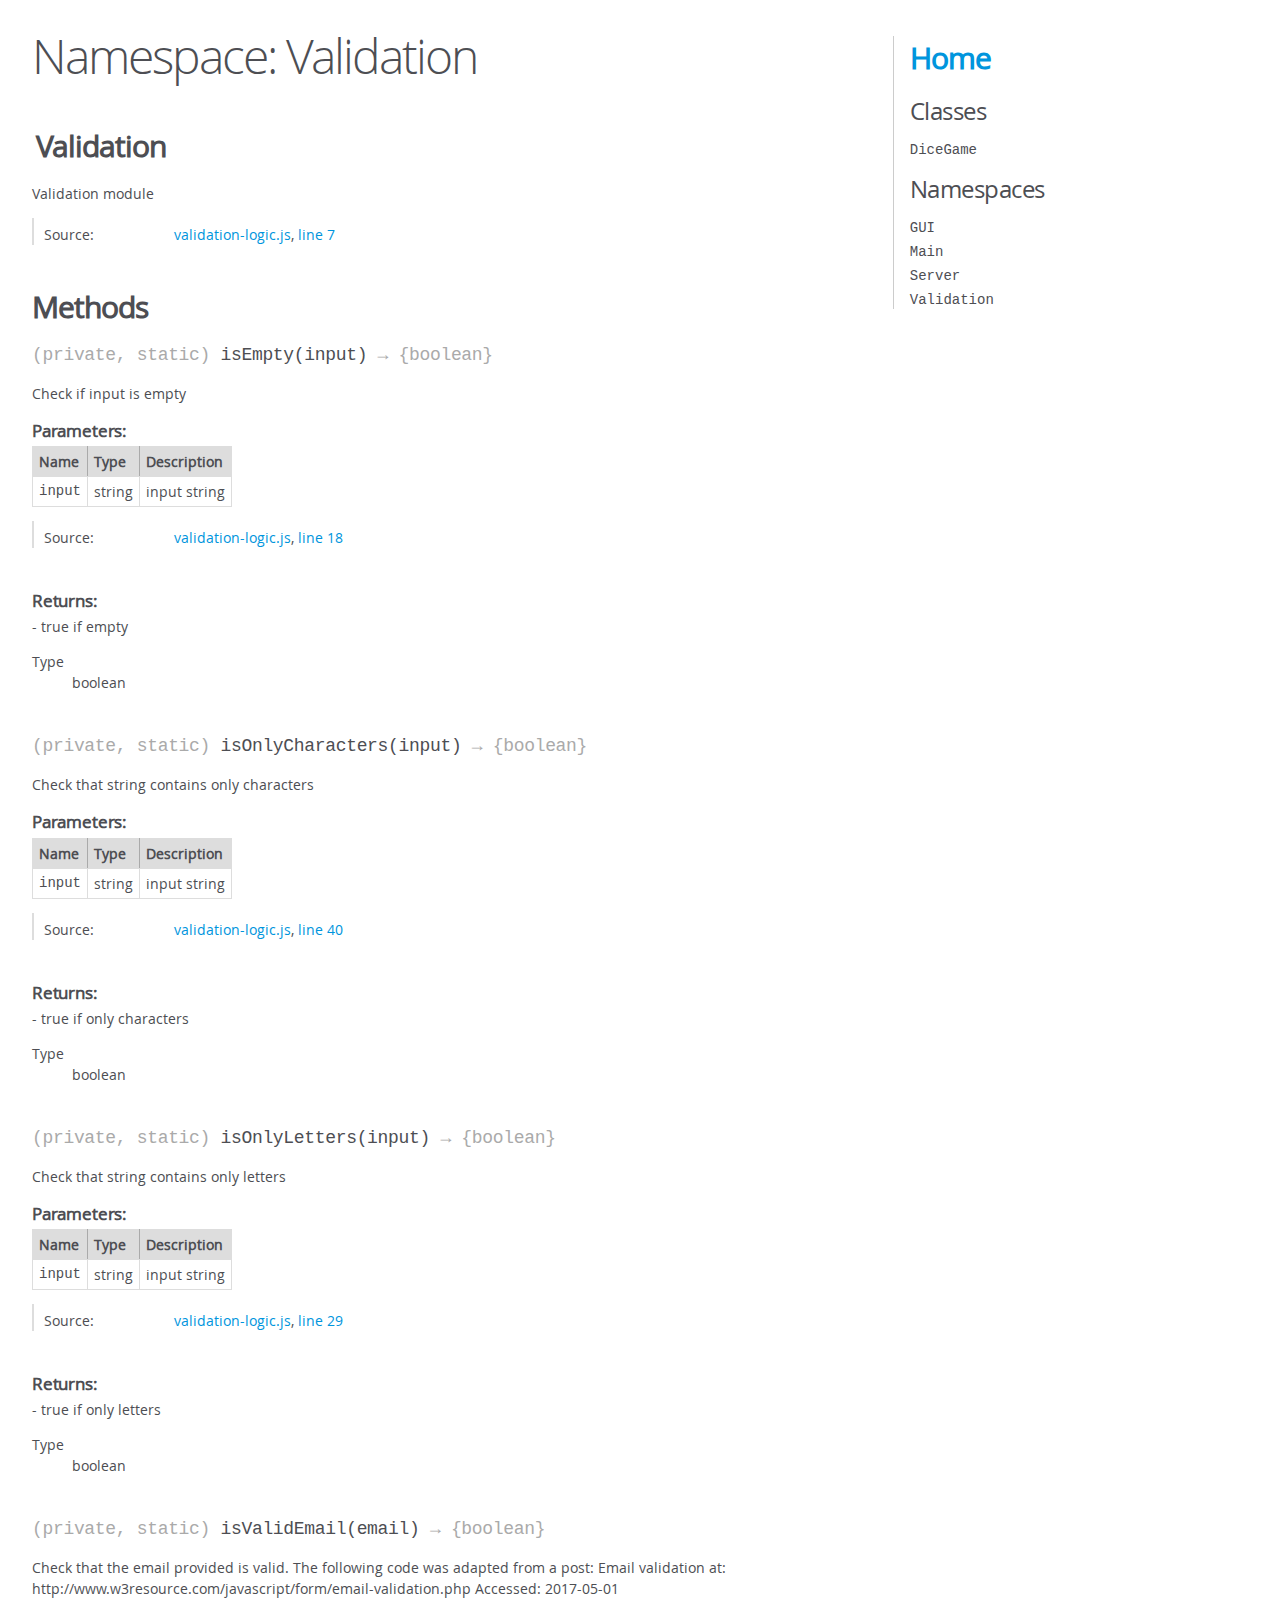
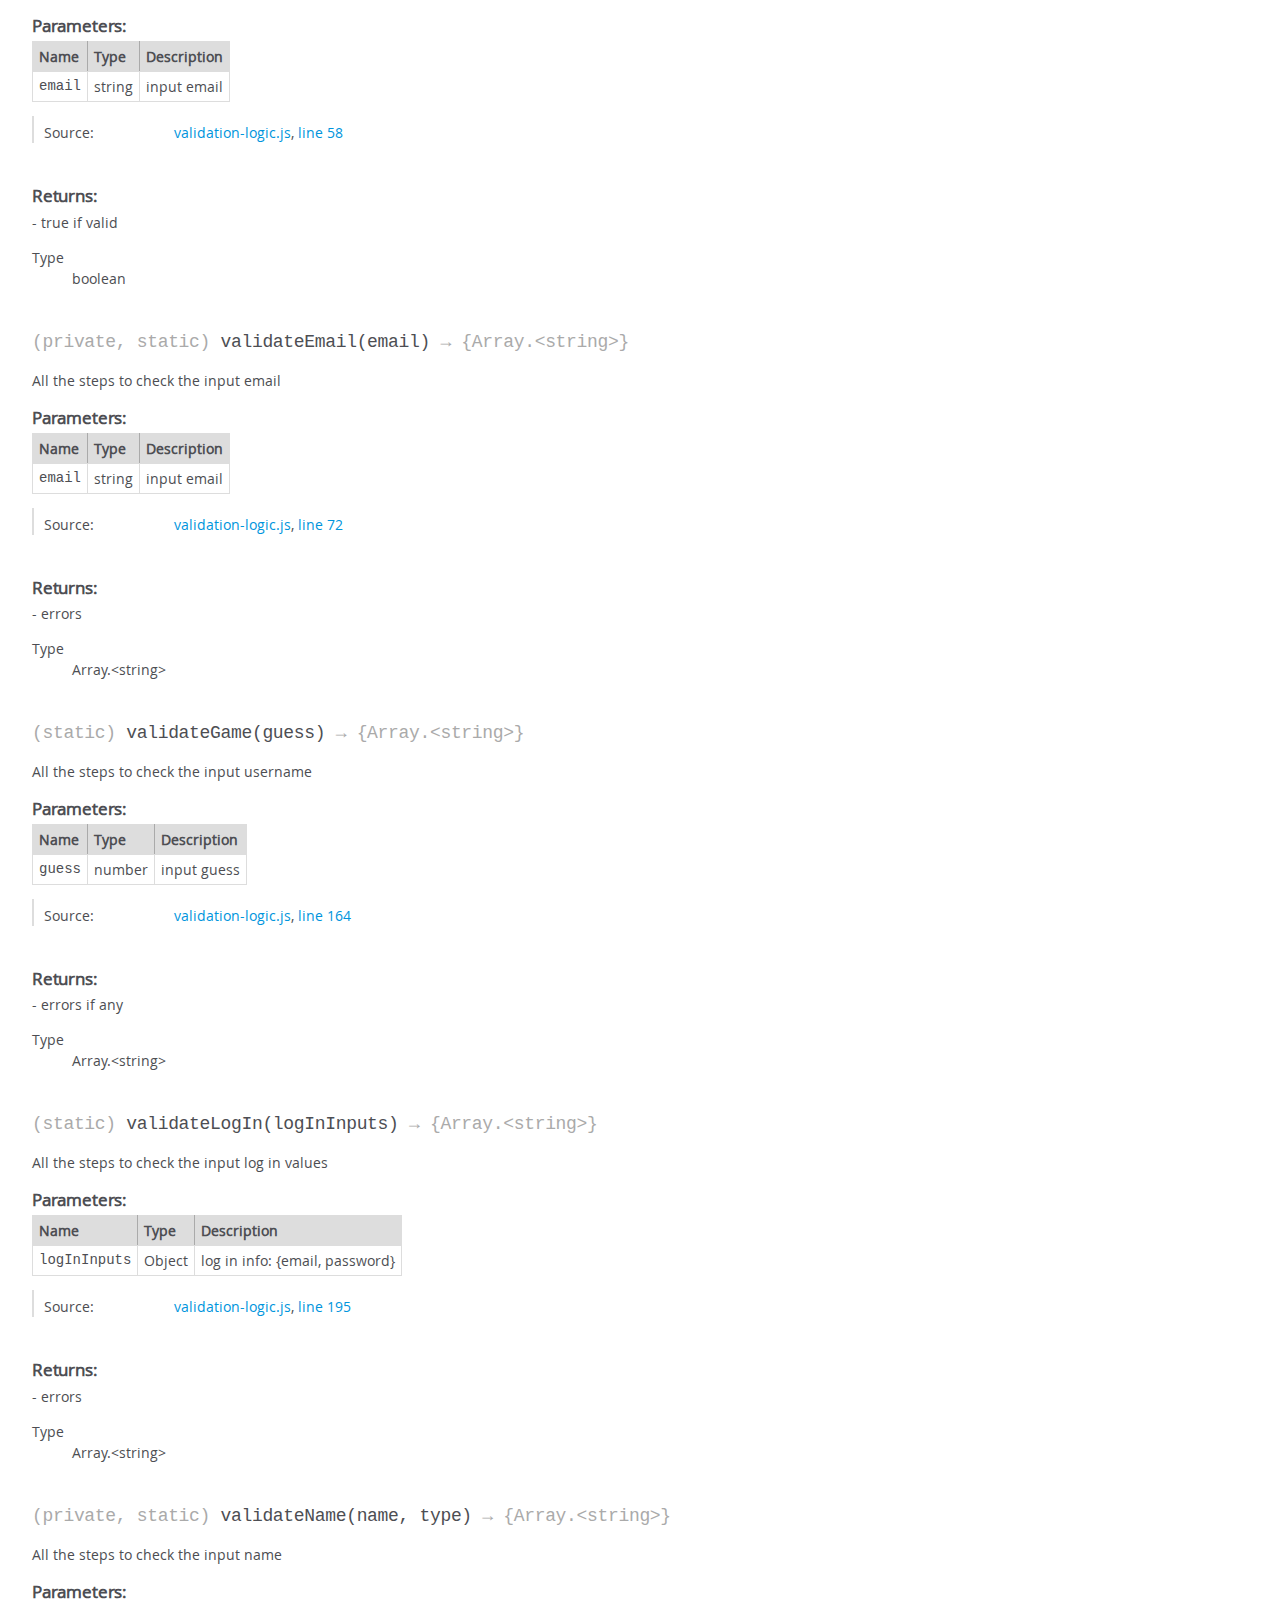
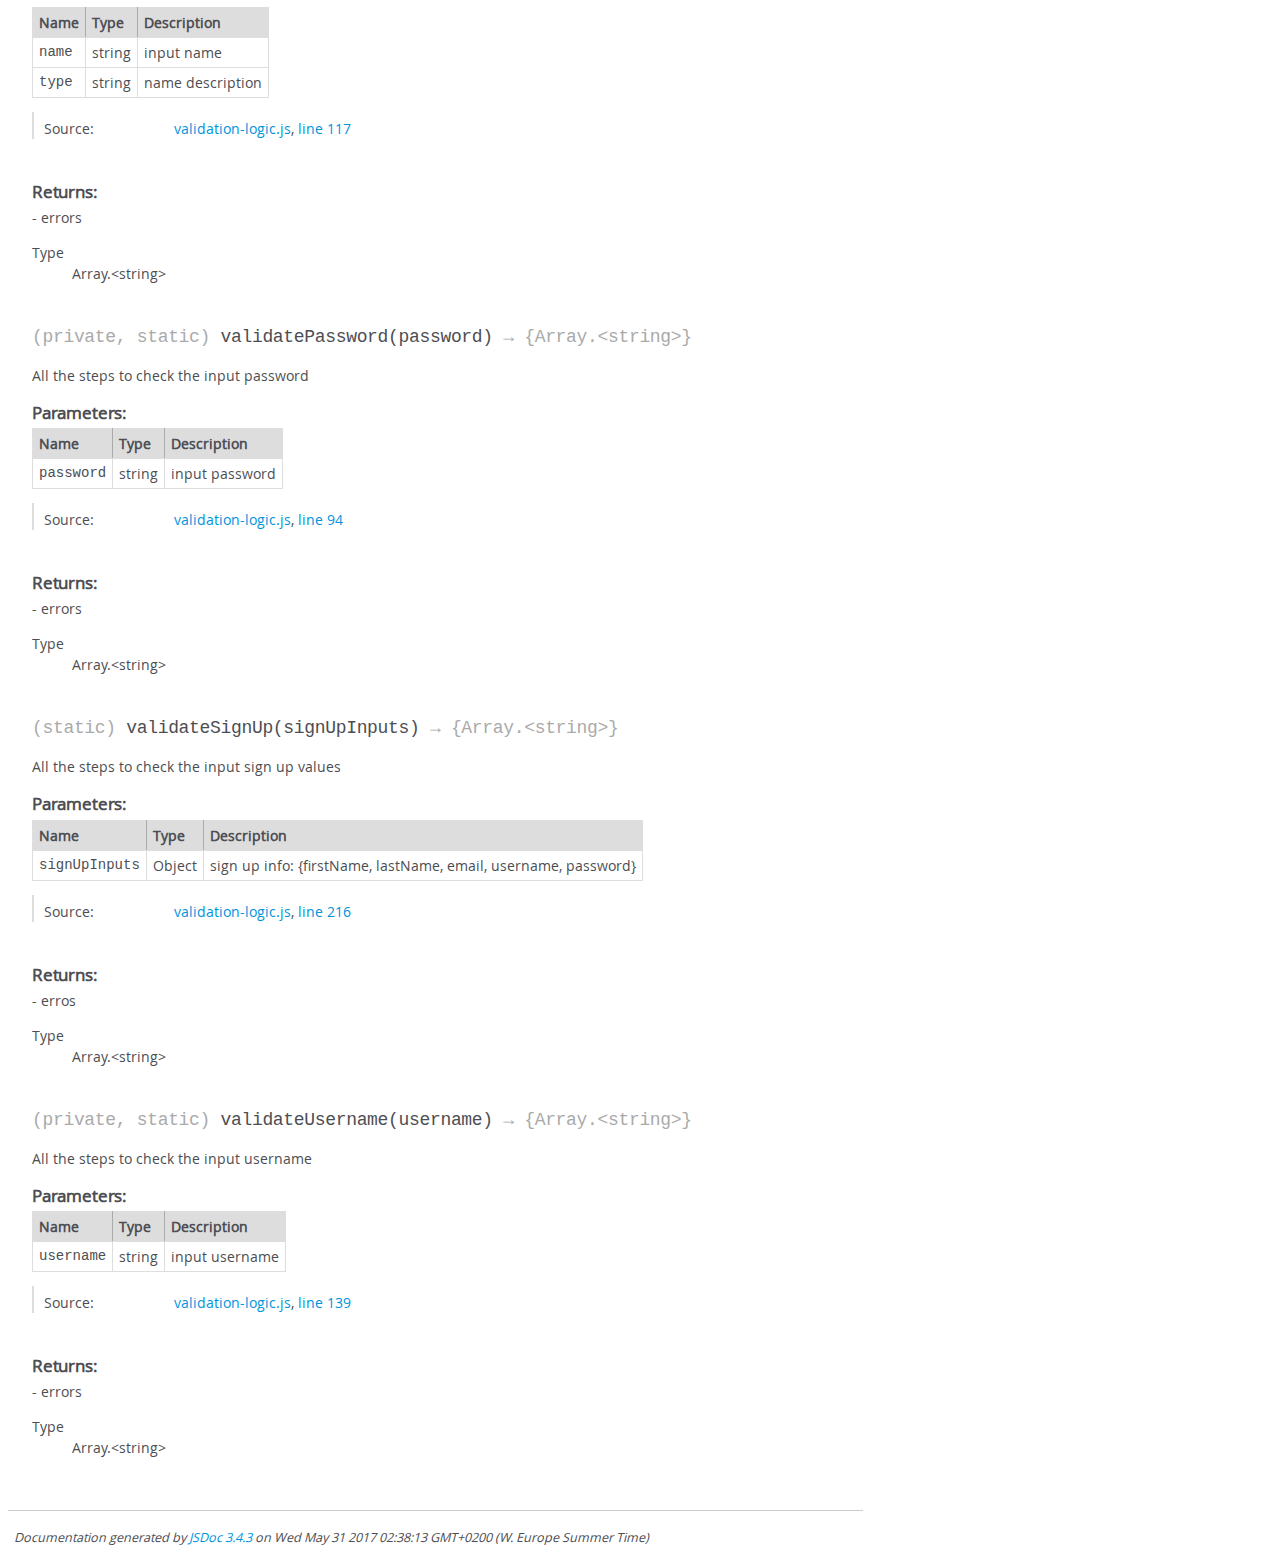
<file: documentation/Validation.html>
<!DOCTYPE html>
<html lang="en">
<head>
    <meta charset="utf-8">
    <title>JSDoc: Namespace: Validation</title>

    <script src="scripts/prettify/prettify.js"> </script>
    <script src="scripts/prettify/lang-css.js"> </script>
    <!--[if lt IE 9]>
      <script src="//html5shiv.googlecode.com/svn/trunk/html5.js"></script>
    <![endif]-->
    <link type="text/css" rel="stylesheet" href="styles/prettify-tomorrow.css">
    <link type="text/css" rel="stylesheet" href="styles/jsdoc-default.css">
</head>

<body>

<div id="main">

    <h1 class="page-title">Namespace: Validation</h1>

    




<section>

<header>
    
        <h2>Validation</h2>
        
    
</header>

<article>
    <div class="container-overview">
    
        
            <div class="description">Validation module</div>
        

        


<dl class="details">

    

    

    

    

    

    

    

    

    

    

    

    

    
    <dt class="tag-source">Source:</dt>
    <dd class="tag-source"><ul class="dummy"><li>
        <a href="validation-logic.js.html">validation-logic.js</a>, <a href="validation-logic.js.html#line7">line 7</a>
    </li></ul></dd>
    

    

    

    
</dl>


        
    
    </div>

    

    

    

     

    

    

    
        <h3 class="subsection-title">Methods</h3>

        
            

    

    <h4 class="name" id=".isEmpty"><span class="type-signature">(private, static) </span>isEmpty<span class="signature">(input)</span><span class="type-signature"> &rarr; {boolean}</span></h4>

    



<div class="description">
    Check if input is empty
</div>









    <h5>Parameters:</h5>
    

<table class="params">
    <thead>
    <tr>
        
        <th>Name</th>
        

        <th>Type</th>

        

        

        <th class="last">Description</th>
    </tr>
    </thead>

    <tbody>
    

        <tr>
            
                <td class="name"><code>input</code></td>
            

            <td class="type">
            
                
<span class="param-type">string</span>


            
            </td>

            

            

            <td class="description last">input string</td>
        </tr>

    
    </tbody>
</table>






<dl class="details">

    

    

    

    

    

    

    

    

    

    

    

    

    
    <dt class="tag-source">Source:</dt>
    <dd class="tag-source"><ul class="dummy"><li>
        <a href="validation-logic.js.html">validation-logic.js</a>, <a href="validation-logic.js.html#line18">line 18</a>
    </li></ul></dd>
    

    

    

    
</dl>













<h5>Returns:</h5>

        
<div class="param-desc">
    - true if empty
</div>



<dl>
    <dt>
        Type
    </dt>
    <dd>
        
<span class="param-type">boolean</span>


    </dd>
</dl>

    



        
            

    

    <h4 class="name" id=".isOnlyCharacters"><span class="type-signature">(private, static) </span>isOnlyCharacters<span class="signature">(input)</span><span class="type-signature"> &rarr; {boolean}</span></h4>

    



<div class="description">
    Check that string contains only characters
</div>









    <h5>Parameters:</h5>
    

<table class="params">
    <thead>
    <tr>
        
        <th>Name</th>
        

        <th>Type</th>

        

        

        <th class="last">Description</th>
    </tr>
    </thead>

    <tbody>
    

        <tr>
            
                <td class="name"><code>input</code></td>
            

            <td class="type">
            
                
<span class="param-type">string</span>


            
            </td>

            

            

            <td class="description last">input string</td>
        </tr>

    
    </tbody>
</table>






<dl class="details">

    

    

    

    

    

    

    

    

    

    

    

    

    
    <dt class="tag-source">Source:</dt>
    <dd class="tag-source"><ul class="dummy"><li>
        <a href="validation-logic.js.html">validation-logic.js</a>, <a href="validation-logic.js.html#line40">line 40</a>
    </li></ul></dd>
    

    

    

    
</dl>













<h5>Returns:</h5>

        
<div class="param-desc">
    - true if only characters
</div>



<dl>
    <dt>
        Type
    </dt>
    <dd>
        
<span class="param-type">boolean</span>


    </dd>
</dl>

    



        
            

    

    <h4 class="name" id=".isOnlyLetters"><span class="type-signature">(private, static) </span>isOnlyLetters<span class="signature">(input)</span><span class="type-signature"> &rarr; {boolean}</span></h4>

    



<div class="description">
    Check that string contains only letters
</div>









    <h5>Parameters:</h5>
    

<table class="params">
    <thead>
    <tr>
        
        <th>Name</th>
        

        <th>Type</th>

        

        

        <th class="last">Description</th>
    </tr>
    </thead>

    <tbody>
    

        <tr>
            
                <td class="name"><code>input</code></td>
            

            <td class="type">
            
                
<span class="param-type">string</span>


            
            </td>

            

            

            <td class="description last">input string</td>
        </tr>

    
    </tbody>
</table>






<dl class="details">

    

    

    

    

    

    

    

    

    

    

    

    

    
    <dt class="tag-source">Source:</dt>
    <dd class="tag-source"><ul class="dummy"><li>
        <a href="validation-logic.js.html">validation-logic.js</a>, <a href="validation-logic.js.html#line29">line 29</a>
    </li></ul></dd>
    

    

    

    
</dl>













<h5>Returns:</h5>

        
<div class="param-desc">
    - true if only letters
</div>



<dl>
    <dt>
        Type
    </dt>
    <dd>
        
<span class="param-type">boolean</span>


    </dd>
</dl>

    



        
            

    

    <h4 class="name" id=".isValidEmail"><span class="type-signature">(private, static) </span>isValidEmail<span class="signature">(email)</span><span class="type-signature"> &rarr; {boolean}</span></h4>

    



<div class="description">
    Check that the email provided is valid.The following code was adapted from a post:Email validationat:http://www.w3resource.com/javascript/form/email-validation.phpAccessed: 2017-05-01
</div>









    <h5>Parameters:</h5>
    

<table class="params">
    <thead>
    <tr>
        
        <th>Name</th>
        

        <th>Type</th>

        

        

        <th class="last">Description</th>
    </tr>
    </thead>

    <tbody>
    

        <tr>
            
                <td class="name"><code>email</code></td>
            

            <td class="type">
            
                
<span class="param-type">string</span>


            
            </td>

            

            

            <td class="description last">input email</td>
        </tr>

    
    </tbody>
</table>






<dl class="details">

    

    

    

    

    

    

    

    

    

    

    

    

    
    <dt class="tag-source">Source:</dt>
    <dd class="tag-source"><ul class="dummy"><li>
        <a href="validation-logic.js.html">validation-logic.js</a>, <a href="validation-logic.js.html#line58">line 58</a>
    </li></ul></dd>
    

    

    

    
</dl>













<h5>Returns:</h5>

        
<div class="param-desc">
    - true if valid
</div>



<dl>
    <dt>
        Type
    </dt>
    <dd>
        
<span class="param-type">boolean</span>


    </dd>
</dl>

    



        
            

    

    <h4 class="name" id=".validateEmail"><span class="type-signature">(private, static) </span>validateEmail<span class="signature">(email)</span><span class="type-signature"> &rarr; {Array.&lt;string>}</span></h4>

    



<div class="description">
    All the steps to check the input email
</div>









    <h5>Parameters:</h5>
    

<table class="params">
    <thead>
    <tr>
        
        <th>Name</th>
        

        <th>Type</th>

        

        

        <th class="last">Description</th>
    </tr>
    </thead>

    <tbody>
    

        <tr>
            
                <td class="name"><code>email</code></td>
            

            <td class="type">
            
                
<span class="param-type">string</span>


            
            </td>

            

            

            <td class="description last">input email</td>
        </tr>

    
    </tbody>
</table>






<dl class="details">

    

    

    

    

    

    

    

    

    

    

    

    

    
    <dt class="tag-source">Source:</dt>
    <dd class="tag-source"><ul class="dummy"><li>
        <a href="validation-logic.js.html">validation-logic.js</a>, <a href="validation-logic.js.html#line72">line 72</a>
    </li></ul></dd>
    

    

    

    
</dl>













<h5>Returns:</h5>

        
<div class="param-desc">
    - errors
</div>



<dl>
    <dt>
        Type
    </dt>
    <dd>
        
<span class="param-type">Array.&lt;string></span>


    </dd>
</dl>

    



        
            

    

    <h4 class="name" id=".validateGame"><span class="type-signature">(static) </span>validateGame<span class="signature">(guess)</span><span class="type-signature"> &rarr; {Array.&lt;string>}</span></h4>

    



<div class="description">
    All the steps to check the input username
</div>









    <h5>Parameters:</h5>
    

<table class="params">
    <thead>
    <tr>
        
        <th>Name</th>
        

        <th>Type</th>

        

        

        <th class="last">Description</th>
    </tr>
    </thead>

    <tbody>
    

        <tr>
            
                <td class="name"><code>guess</code></td>
            

            <td class="type">
            
                
<span class="param-type">number</span>


            
            </td>

            

            

            <td class="description last">input guess</td>
        </tr>

    
    </tbody>
</table>






<dl class="details">

    

    

    

    

    

    

    

    

    

    

    

    

    
    <dt class="tag-source">Source:</dt>
    <dd class="tag-source"><ul class="dummy"><li>
        <a href="validation-logic.js.html">validation-logic.js</a>, <a href="validation-logic.js.html#line164">line 164</a>
    </li></ul></dd>
    

    

    

    
</dl>













<h5>Returns:</h5>

        
<div class="param-desc">
    - errors if any
</div>



<dl>
    <dt>
        Type
    </dt>
    <dd>
        
<span class="param-type">Array.&lt;string></span>


    </dd>
</dl>

    



        
            

    

    <h4 class="name" id=".validateLogIn"><span class="type-signature">(static) </span>validateLogIn<span class="signature">(logInInputs)</span><span class="type-signature"> &rarr; {Array.&lt;string>}</span></h4>

    



<div class="description">
    All the steps to check the input log in values
</div>









    <h5>Parameters:</h5>
    

<table class="params">
    <thead>
    <tr>
        
        <th>Name</th>
        

        <th>Type</th>

        

        

        <th class="last">Description</th>
    </tr>
    </thead>

    <tbody>
    

        <tr>
            
                <td class="name"><code>logInInputs</code></td>
            

            <td class="type">
            
                
<span class="param-type">Object</span>


            
            </td>

            

            

            <td class="description last">log in info: {email, password}</td>
        </tr>

    
    </tbody>
</table>






<dl class="details">

    

    

    

    

    

    

    

    

    

    

    

    

    
    <dt class="tag-source">Source:</dt>
    <dd class="tag-source"><ul class="dummy"><li>
        <a href="validation-logic.js.html">validation-logic.js</a>, <a href="validation-logic.js.html#line195">line 195</a>
    </li></ul></dd>
    

    

    

    
</dl>













<h5>Returns:</h5>

        
<div class="param-desc">
    - errors
</div>



<dl>
    <dt>
        Type
    </dt>
    <dd>
        
<span class="param-type">Array.&lt;string></span>


    </dd>
</dl>

    



        
            

    

    <h4 class="name" id=".validateName"><span class="type-signature">(private, static) </span>validateName<span class="signature">(name, type)</span><span class="type-signature"> &rarr; {Array.&lt;string>}</span></h4>

    



<div class="description">
    All the steps to check the input name
</div>









    <h5>Parameters:</h5>
    

<table class="params">
    <thead>
    <tr>
        
        <th>Name</th>
        

        <th>Type</th>

        

        

        <th class="last">Description</th>
    </tr>
    </thead>

    <tbody>
    

        <tr>
            
                <td class="name"><code>name</code></td>
            

            <td class="type">
            
                
<span class="param-type">string</span>


            
            </td>

            

            

            <td class="description last">input name</td>
        </tr>

    

        <tr>
            
                <td class="name"><code>type</code></td>
            

            <td class="type">
            
                
<span class="param-type">string</span>


            
            </td>

            

            

            <td class="description last">name description</td>
        </tr>

    
    </tbody>
</table>






<dl class="details">

    

    

    

    

    

    

    

    

    

    

    

    

    
    <dt class="tag-source">Source:</dt>
    <dd class="tag-source"><ul class="dummy"><li>
        <a href="validation-logic.js.html">validation-logic.js</a>, <a href="validation-logic.js.html#line117">line 117</a>
    </li></ul></dd>
    

    

    

    
</dl>













<h5>Returns:</h5>

        
<div class="param-desc">
    - errors
</div>



<dl>
    <dt>
        Type
    </dt>
    <dd>
        
<span class="param-type">Array.&lt;string></span>


    </dd>
</dl>

    



        
            

    

    <h4 class="name" id=".validatePassword"><span class="type-signature">(private, static) </span>validatePassword<span class="signature">(password)</span><span class="type-signature"> &rarr; {Array.&lt;string>}</span></h4>

    



<div class="description">
    All the steps to check the input password
</div>









    <h5>Parameters:</h5>
    

<table class="params">
    <thead>
    <tr>
        
        <th>Name</th>
        

        <th>Type</th>

        

        

        <th class="last">Description</th>
    </tr>
    </thead>

    <tbody>
    

        <tr>
            
                <td class="name"><code>password</code></td>
            

            <td class="type">
            
                
<span class="param-type">string</span>


            
            </td>

            

            

            <td class="description last">input password</td>
        </tr>

    
    </tbody>
</table>






<dl class="details">

    

    

    

    

    

    

    

    

    

    

    

    

    
    <dt class="tag-source">Source:</dt>
    <dd class="tag-source"><ul class="dummy"><li>
        <a href="validation-logic.js.html">validation-logic.js</a>, <a href="validation-logic.js.html#line94">line 94</a>
    </li></ul></dd>
    

    

    

    
</dl>













<h5>Returns:</h5>

        
<div class="param-desc">
    - errors
</div>



<dl>
    <dt>
        Type
    </dt>
    <dd>
        
<span class="param-type">Array.&lt;string></span>


    </dd>
</dl>

    



        
            

    

    <h4 class="name" id=".validateSignUp"><span class="type-signature">(static) </span>validateSignUp<span class="signature">(signUpInputs)</span><span class="type-signature"> &rarr; {Array.&lt;string>}</span></h4>

    



<div class="description">
    All the steps to check the input sign up values
</div>









    <h5>Parameters:</h5>
    

<table class="params">
    <thead>
    <tr>
        
        <th>Name</th>
        

        <th>Type</th>

        

        

        <th class="last">Description</th>
    </tr>
    </thead>

    <tbody>
    

        <tr>
            
                <td class="name"><code>signUpInputs</code></td>
            

            <td class="type">
            
                
<span class="param-type">Object</span>


            
            </td>

            

            

            <td class="description last">sign up info: {firstName, lastName, email, username, password}</td>
        </tr>

    
    </tbody>
</table>






<dl class="details">

    

    

    

    

    

    

    

    

    

    

    

    

    
    <dt class="tag-source">Source:</dt>
    <dd class="tag-source"><ul class="dummy"><li>
        <a href="validation-logic.js.html">validation-logic.js</a>, <a href="validation-logic.js.html#line216">line 216</a>
    </li></ul></dd>
    

    

    

    
</dl>













<h5>Returns:</h5>

        
<div class="param-desc">
    - erros
</div>



<dl>
    <dt>
        Type
    </dt>
    <dd>
        
<span class="param-type">Array.&lt;string></span>


    </dd>
</dl>

    



        
            

    

    <h4 class="name" id=".validateUsername"><span class="type-signature">(private, static) </span>validateUsername<span class="signature">(username)</span><span class="type-signature"> &rarr; {Array.&lt;string>}</span></h4>

    



<div class="description">
    All the steps to check the input username
</div>









    <h5>Parameters:</h5>
    

<table class="params">
    <thead>
    <tr>
        
        <th>Name</th>
        

        <th>Type</th>

        

        

        <th class="last">Description</th>
    </tr>
    </thead>

    <tbody>
    

        <tr>
            
                <td class="name"><code>username</code></td>
            

            <td class="type">
            
                
<span class="param-type">string</span>


            
            </td>

            

            

            <td class="description last">input username</td>
        </tr>

    
    </tbody>
</table>






<dl class="details">

    

    

    

    

    

    

    

    

    

    

    

    

    
    <dt class="tag-source">Source:</dt>
    <dd class="tag-source"><ul class="dummy"><li>
        <a href="validation-logic.js.html">validation-logic.js</a>, <a href="validation-logic.js.html#line139">line 139</a>
    </li></ul></dd>
    

    

    

    
</dl>













<h5>Returns:</h5>

        
<div class="param-desc">
    - errors
</div>



<dl>
    <dt>
        Type
    </dt>
    <dd>
        
<span class="param-type">Array.&lt;string></span>


    </dd>
</dl>

    



        
    

    

    
</article>

</section>




</div>

<nav>
    <h2><a href="index.html">Home</a></h2><h3>Classes</h3><ul><li><a href="DiceGame.html">DiceGame</a></li></ul><h3>Namespaces</h3><ul><li><a href="GUI.html">GUI</a></li><li><a href="Main.html">Main</a></li><li><a href="Server.html">Server</a></li><li><a href="Validation.html">Validation</a></li></ul>
</nav>

<br class="clear">

<footer>
    Documentation generated by <a href="https://github.com/jsdoc3/jsdoc">JSDoc 3.4.3</a> on Wed May 31 2017 02:38:13 GMT+0200 (W. Europe Summer Time)
</footer>

<script> prettyPrint(); </script>
<script src="scripts/linenumber.js"> </script>
</body>
</html>
</file>
<file: documentation/styles/prettify-tomorrow.css>
/* Tomorrow Theme */
/* Original theme - https://github.com/chriskempson/tomorrow-theme */
/* Pretty printing styles. Used with prettify.js. */
/* SPAN elements with the classes below are added by prettyprint. */
/* plain text */
.pln {
  color: #4d4d4c; }

@media screen {
  /* string content */
  .str {
    color: #718c00; }

  /* a keyword */
  .kwd {
    color: #8959a8; }

  /* a comment */
  .com {
    color: #8e908c; }

  /* a type name */
  .typ {
    color: #4271ae; }

  /* a literal value */
  .lit {
    color: #f5871f; }

  /* punctuation */
  .pun {
    color: #4d4d4c; }

  /* lisp open bracket */
  .opn {
    color: #4d4d4c; }

  /* lisp close bracket */
  .clo {
    color: #4d4d4c; }

  /* a markup tag name */
  .tag {
    color: #c82829; }

  /* a markup attribute name */
  .atn {
    color: #f5871f; }

  /* a markup attribute value */
  .atv {
    color: #3e999f; }

  /* a declaration */
  .dec {
    color: #f5871f; }

  /* a variable name */
  .var {
    color: #c82829; }

  /* a function name */
  .fun {
    color: #4271ae; } }
/* Use higher contrast and text-weight for printable form. */
@media print, projection {
  .str {
    color: #060; }

  .kwd {
    color: #006;
    font-weight: bold; }

  .com {
    color: #600;
    font-style: italic; }

  .typ {
    color: #404;
    font-weight: bold; }

  .lit {
    color: #044; }

  .pun, .opn, .clo {
    color: #440; }

  .tag {
    color: #006;
    font-weight: bold; }

  .atn {
    color: #404; }

  .atv {
    color: #060; } }
/* Style */
/*
pre.prettyprint {
  background: white;
  font-family: Consolas, Monaco, 'Andale Mono', monospace;
  font-size: 12px;
  line-height: 1.5;
  border: 1px solid #ccc;
  padding: 10px; }
*/

/* Specify class=linenums on a pre to get line numbering */
ol.linenums {
  margin-top: 0;
  margin-bottom: 0; }

/* IE indents via margin-left */
li.L0,
li.L1,
li.L2,
li.L3,
li.L4,
li.L5,
li.L6,
li.L7,
li.L8,
li.L9 {
  /* */ }

/* Alternate shading for lines */
li.L1,
li.L3,
li.L5,
li.L7,
li.L9 {
  /* */ }
</file>
<file: documentation/styles/jsdoc-default.css>
@font-face {
    font-family: 'Open Sans';
    font-weight: normal;
    font-style: normal;
    src: url('../fonts/OpenSans-Regular-webfont.eot');
    src:
        local('Open Sans'),
        local('OpenSans'),
        url('../fonts/OpenSans-Regular-webfont.eot?#iefix') format('embedded-opentype'),
        url('../fonts/OpenSans-Regular-webfont.woff') format('woff'),
        url('../fonts/OpenSans-Regular-webfont.svg#open_sansregular') format('svg');
}

@font-face {
    font-family: 'Open Sans Light';
    font-weight: normal;
    font-style: normal;
    src: url('../fonts/OpenSans-Light-webfont.eot');
    src:
        local('Open Sans Light'),
        local('OpenSans Light'),
        url('../fonts/OpenSans-Light-webfont.eot?#iefix') format('embedded-opentype'),
        url('../fonts/OpenSans-Light-webfont.woff') format('woff'),
        url('../fonts/OpenSans-Light-webfont.svg#open_sanslight') format('svg');
}

html
{
    overflow: auto;
    background-color: #fff;
    font-size: 14px;
}

body
{
    font-family: 'Open Sans', sans-serif;
    line-height: 1.5;
    color: #4d4e53;
    background-color: white;
}

a, a:visited, a:active {
    color: #0095dd;
    text-decoration: none;
}

a:hover {
    text-decoration: underline;
}

header
{
    display: block;
    padding: 0px 4px;
}

tt, code, kbd, samp {
    font-family: Consolas, Monaco, 'Andale Mono', monospace;
}

.class-description {
    font-size: 130%;
    line-height: 140%;
    margin-bottom: 1em;
    margin-top: 1em;
}

.class-description:empty {
    margin: 0;
}

#main {
    float: left;
    width: 70%;
}

article dl {
    margin-bottom: 40px;
}

section
{
    display: block;
    background-color: #fff;
    padding: 12px 24px;
    border-bottom: 1px solid #ccc;
    margin-right: 30px;
}

.variation {
    display: none;
}

.signature-attributes {
    font-size: 60%;
    color: #aaa;
    font-style: italic;
    font-weight: lighter;
}

nav
{
    display: block;
    float: right;
    margin-top: 28px;
    width: 30%;
    box-sizing: border-box;
    border-left: 1px solid #ccc;
    padding-left: 16px;
}

nav ul {
    font-family: 'Lucida Grande', 'Lucida Sans Unicode', arial, sans-serif;
    font-size: 100%;
    line-height: 17px;
    padding: 0;
    margin: 0;
    list-style-type: none;
}

nav ul a, nav ul a:visited, nav ul a:active {
    font-family: Consolas, Monaco, 'Andale Mono', monospace;
    line-height: 18px;
    color: #4D4E53;
}

nav h3 {
    margin-top: 12px;
}

nav li {
    margin-top: 6px;
}

footer {
    display: block;
    padding: 6px;
    margin-top: 12px;
    font-style: italic;
    font-size: 90%;
}

h1, h2, h3, h4 {
    font-weight: 200;
    margin: 0;
}

h1
{
    font-family: 'Open Sans Light', sans-serif;
    font-size: 48px;
    letter-spacing: -2px;
    margin: 12px 24px 20px;
}

h2, h3.subsection-title
{
    font-size: 30px;
    font-weight: 700;
    letter-spacing: -1px;
    margin-bottom: 12px;
}

h3
{
    font-size: 24px;
    letter-spacing: -0.5px;
    margin-bottom: 12px;
}

h4
{
    font-size: 18px;
    letter-spacing: -0.33px;
    margin-bottom: 12px;
    color: #4d4e53;
}

h5, .container-overview .subsection-title
{
    font-size: 120%;
    font-weight: bold;
    letter-spacing: -0.01em;
    margin: 8px 0 3px 0;
}

h6
{
    font-size: 100%;
    letter-spacing: -0.01em;
    margin: 6px 0 3px 0;
    font-style: italic;
}

table
{
    border-spacing: 0;
    border: 0;
    border-collapse: collapse;
}

td, th
{
    border: 1px solid #ddd;
    margin: 0px;
    text-align: left;
    vertical-align: top;
    padding: 4px 6px;
    display: table-cell;
}

thead tr
{
    background-color: #ddd;
    font-weight: bold;
}

th { border-right: 1px solid #aaa; }
tr > th:last-child { border-right: 1px solid #ddd; }

.ancestors { color: #999; }
.ancestors a
{
    color: #999 !important;
    text-decoration: none;
}

.clear
{
    clear: both;
}

.important
{
    font-weight: bold;
    color: #950B02;
}

.yes-def {
    text-indent: -1000px;
}

.type-signature {
    color: #aaa;
}

.name, .signature {
    font-family: Consolas, Monaco, 'Andale Mono', monospace;
}

.details { margin-top: 14px; border-left: 2px solid #DDD; }
.details dt { width: 120px; float: left; padding-left: 10px;  padding-top: 6px; }
.details dd { margin-left: 70px; }
.details ul { margin: 0; }
.details ul { list-style-type: none; }
.details li { margin-left: 30px; padding-top: 6px; }
.details pre.prettyprint { margin: 0 }
.details .object-value { padding-top: 0; }

.description {
    margin-bottom: 1em;
    margin-top: 1em;
}

.code-caption
{
    font-style: italic;
    font-size: 107%;
    margin: 0;
}

.prettyprint
{
    border: 1px solid #ddd;
    width: 80%;
    overflow: auto;
}

.prettyprint.source {
    width: inherit;
}

.prettyprint code
{
    font-size: 100%;
    line-height: 18px;
    display: block;
    padding: 4px 12px;
    margin: 0;
    background-color: #fff;
    color: #4D4E53;
}

.prettyprint code span.line
{
  display: inline-block;
}

.prettyprint.linenums
{
  padding-left: 70px;
  -webkit-user-select: none;
  -moz-user-select: none;
  -ms-user-select: none;
  user-select: none;
}

.prettyprint.linenums ol
{
  padding-left: 0;
}

.prettyprint.linenums li
{
  border-left: 3px #ddd solid;
}

.prettyprint.linenums li.selected,
.prettyprint.linenums li.selected *
{
  background-color: lightyellow;
}

.prettyprint.linenums li *
{
  -webkit-user-select: text;
  -moz-user-select: text;
  -ms-user-select: text;
  user-select: text;
}

.params .name, .props .name, .name code {
    color: #4D4E53;
    font-family: Consolas, Monaco, 'Andale Mono', monospace;
    font-size: 100%;
}

.params td.description > p:first-child,
.props td.description > p:first-child
{
    margin-top: 0;
    padding-top: 0;
}

.params td.description > p:last-child,
.props td.description > p:last-child
{
    margin-bottom: 0;
    padding-bottom: 0;
}

.disabled {
    color: #454545;
}
</file>
